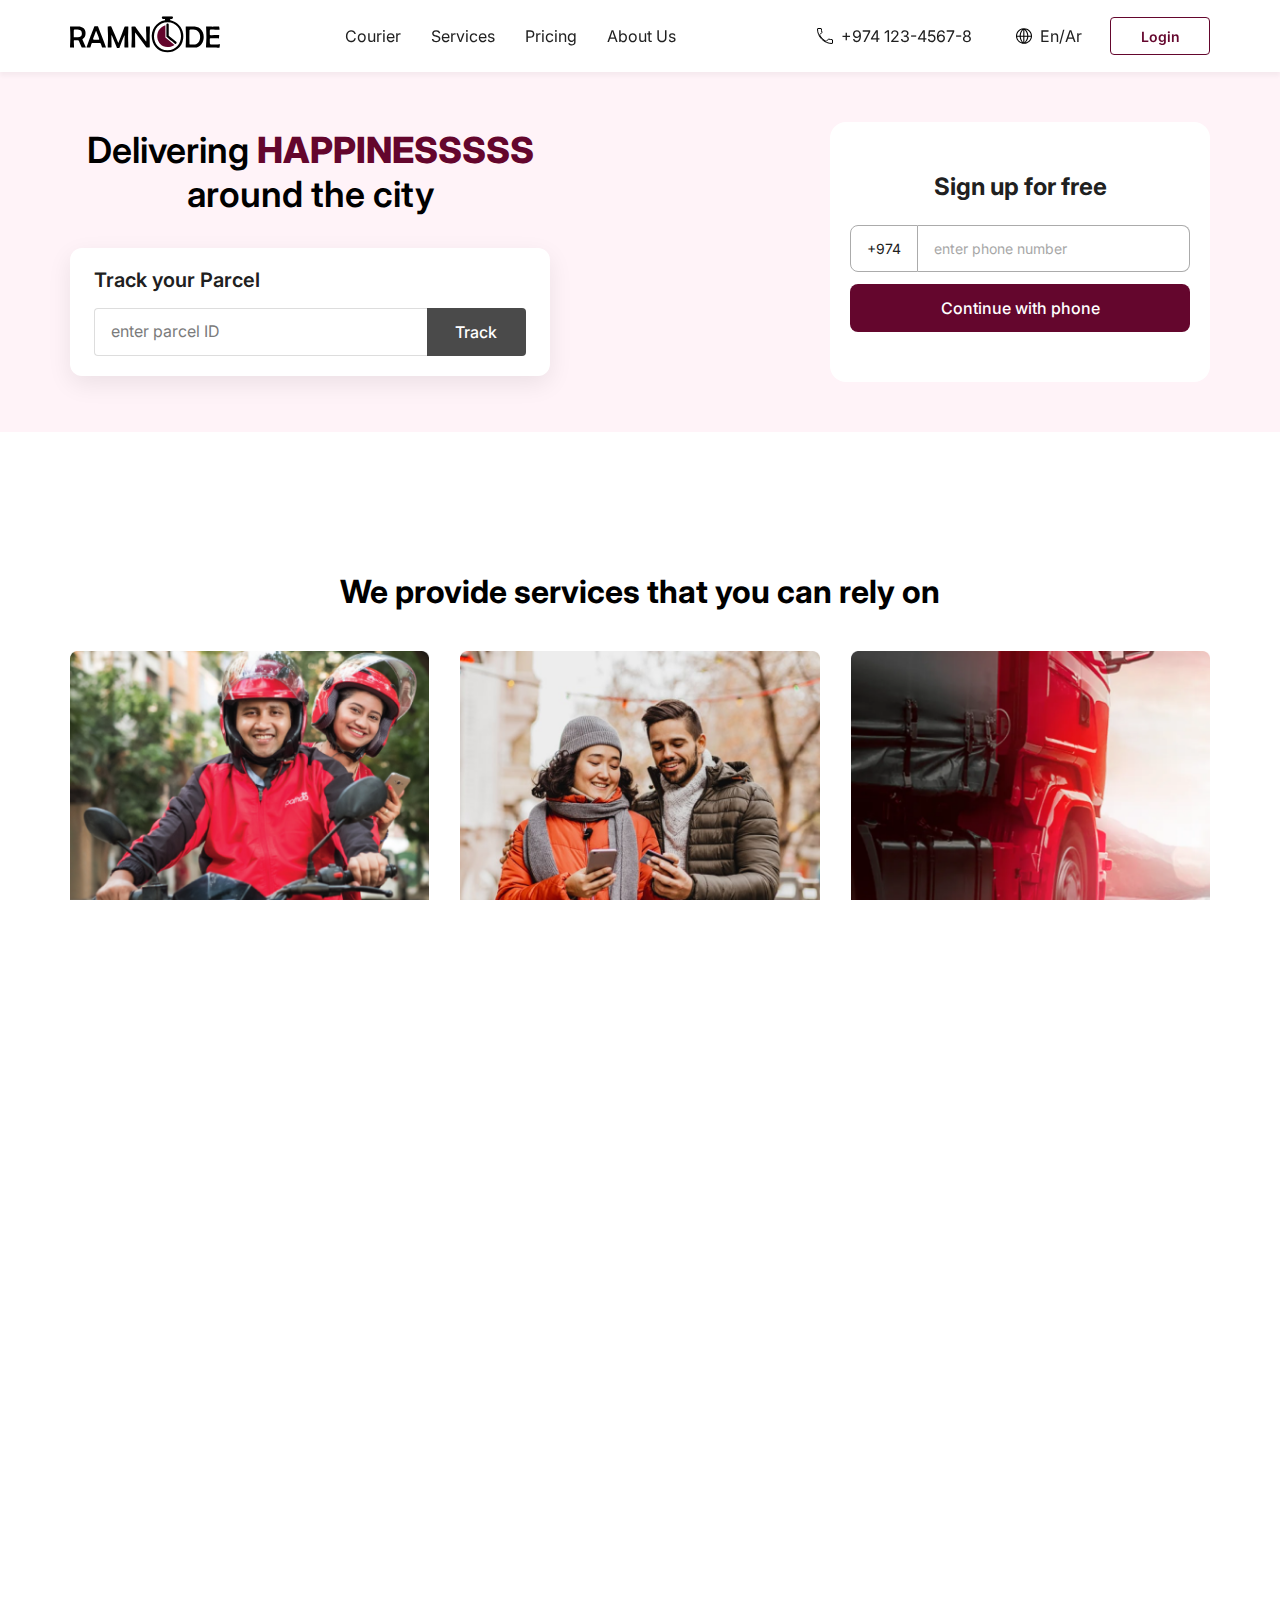
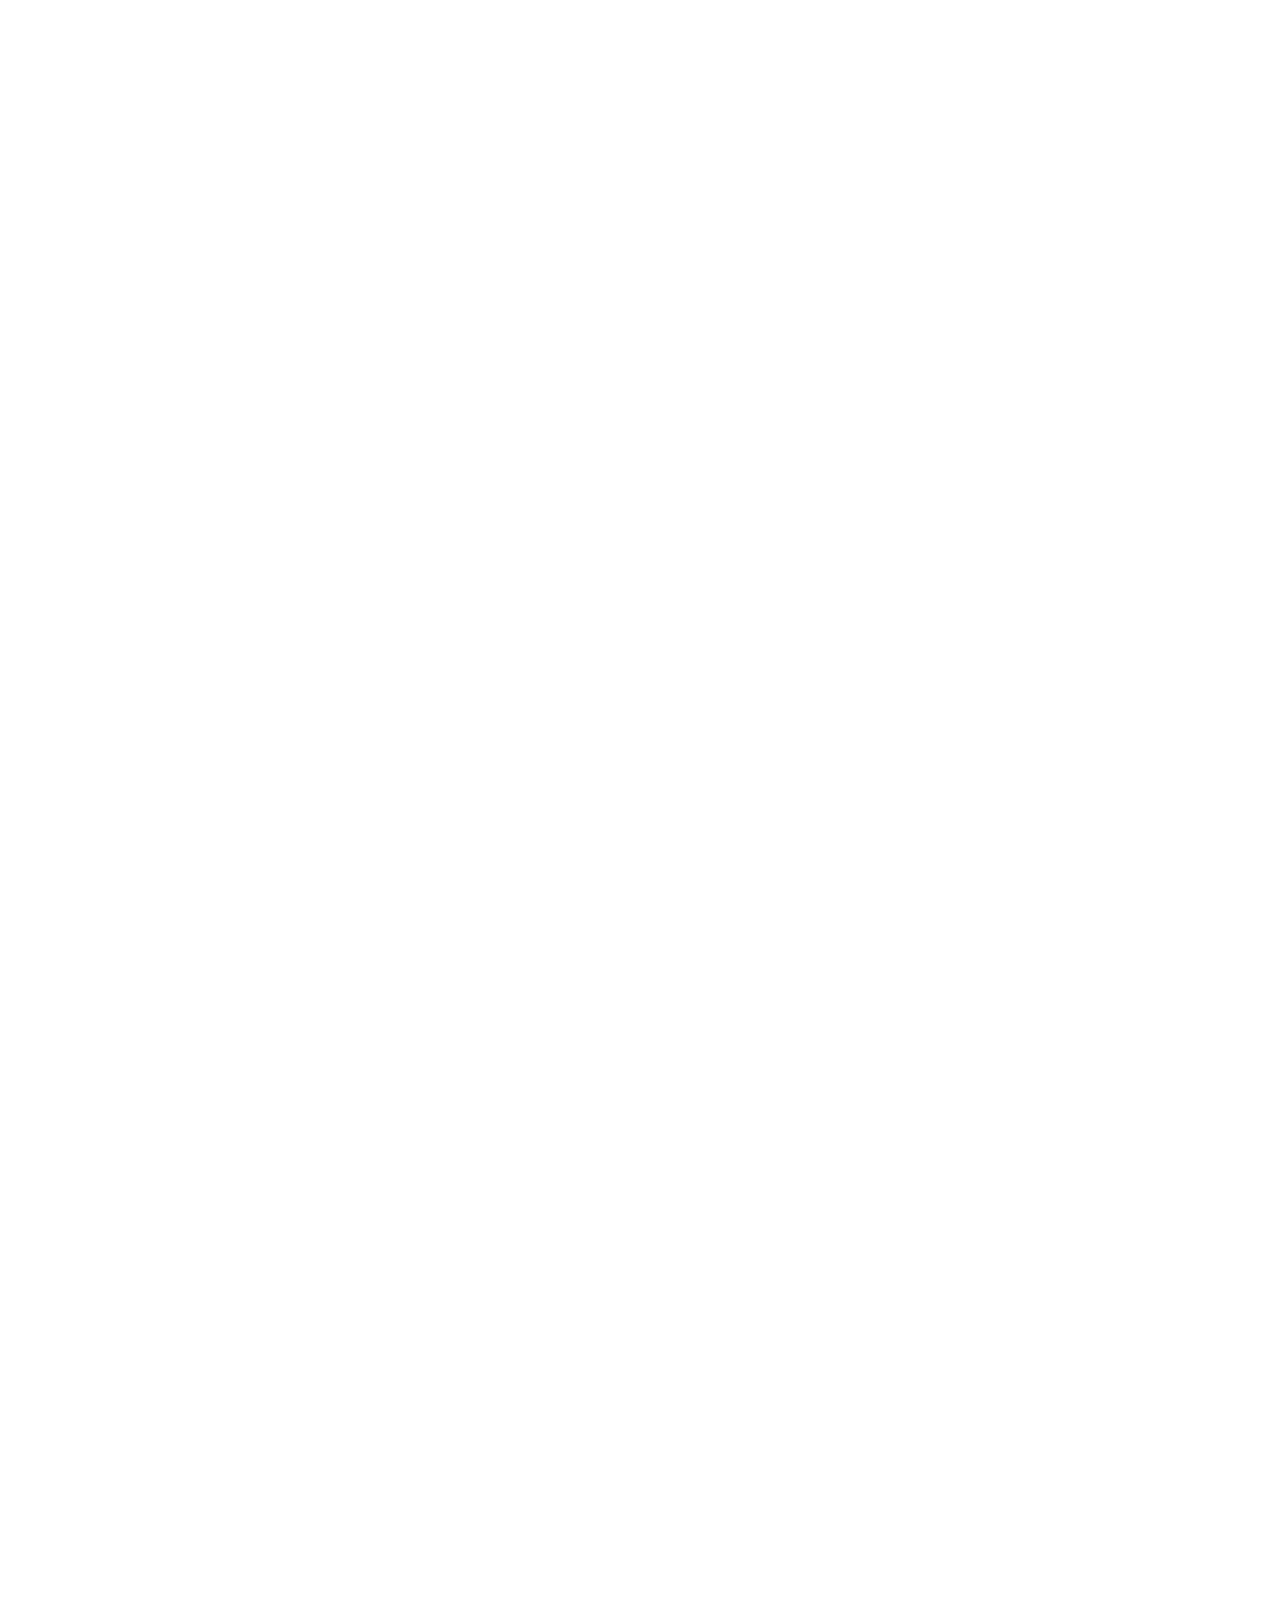
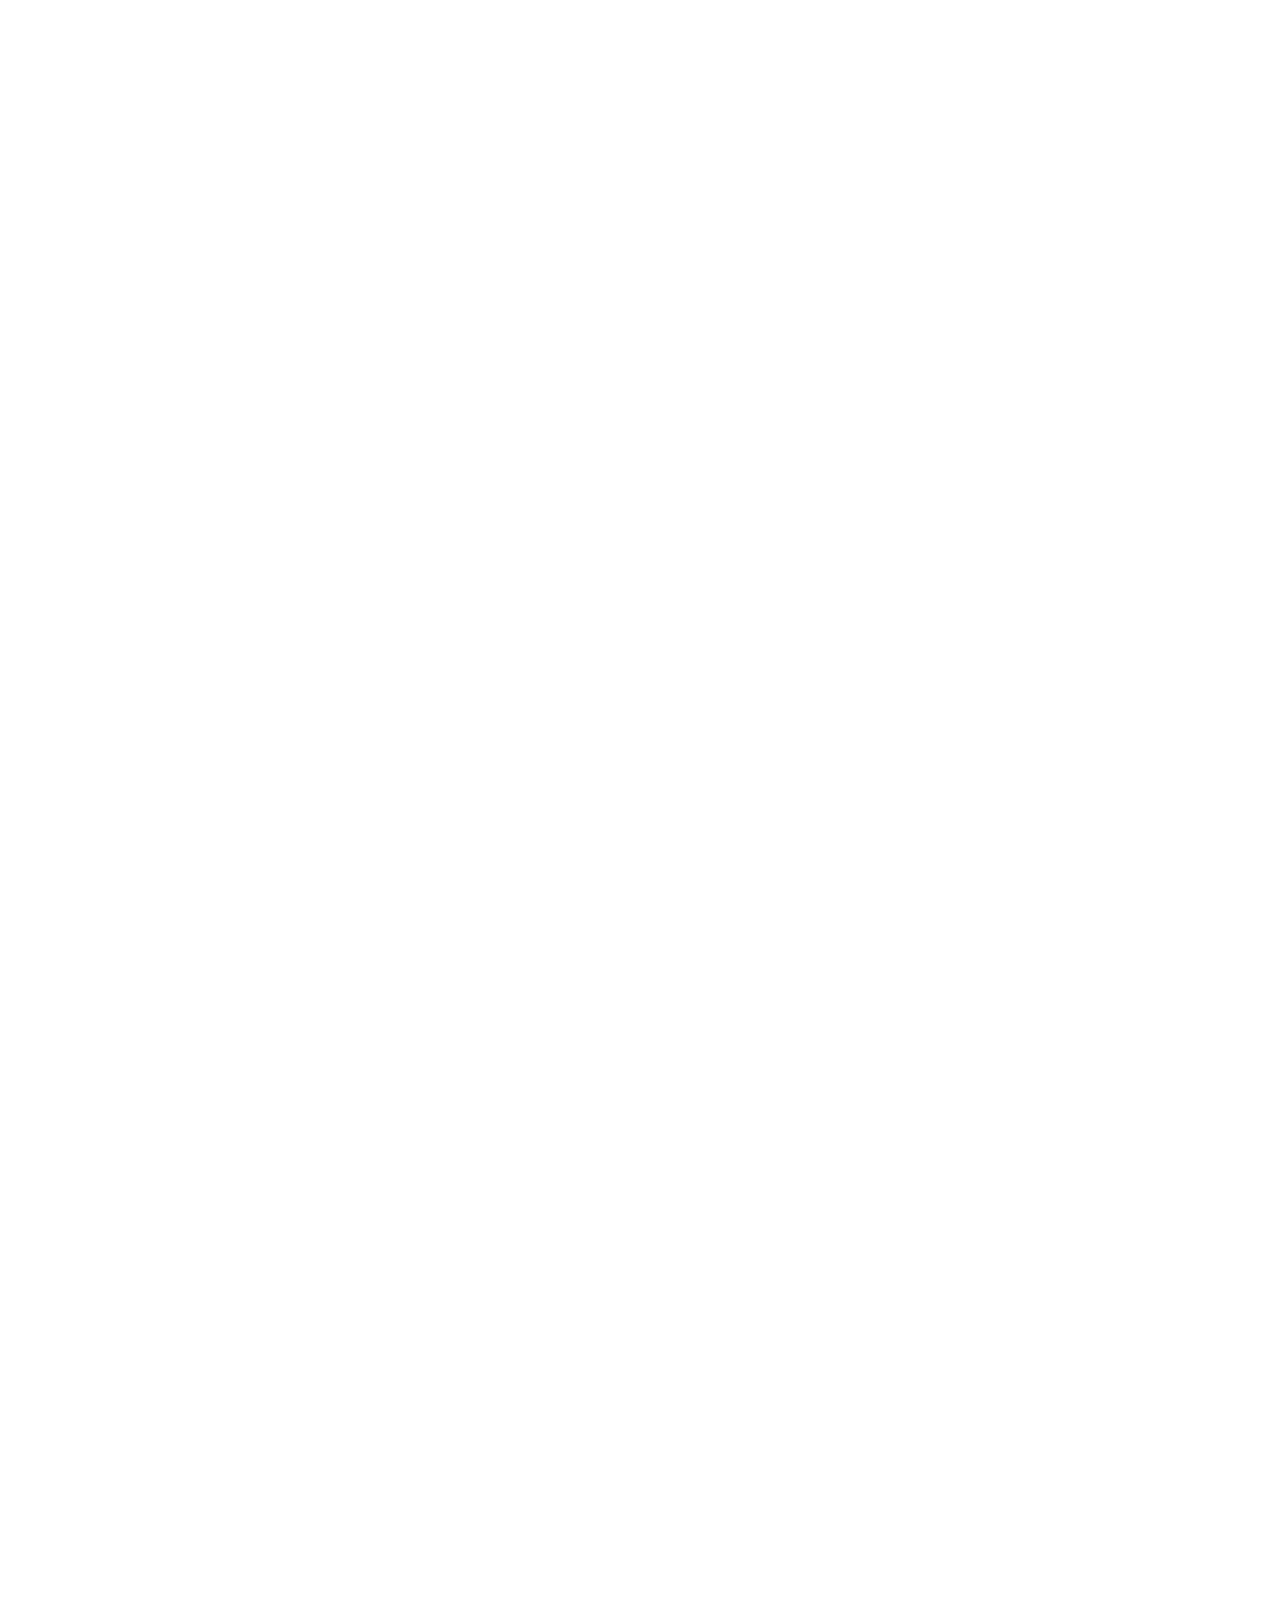
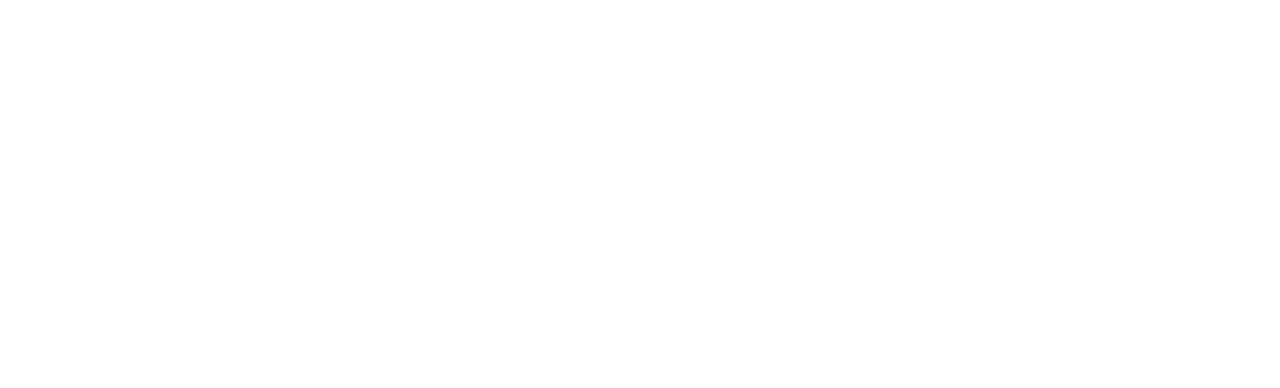
<file: index.html>
<!DOCTYPE html>
<html lang="en">
  <head>
    <meta charset="UTF-8" />
    <meta name="viewport" content="width=device-width, initial-scale=1.0" />
    <title>RAMNODE</title>
    <link
      rel="stylesheet"
      href="https://cdn.jsdelivr.net/npm/swiper@10/swiper-bundle.min.css"
    />
    <link rel="stylesheet" href="style.css" />
  </head>
  <body>
    <!-- Navbar Start -->

    <div class="navbar">
      <div class="container navbar-wrapper">
        <div class="navbar-left">
          <a href="#" class="header-logo">
            <svg
              xmlns="http://www.w3.org/2000/svg"
              width="150"
              height="41"
              viewBox="0 0 150 41"
              fill="none"
            >
              <g clip-path="url(#clip0_463_506)">
                <path
                  fill-rule="evenodd"
                  clip-rule="evenodd"
                  d="M97.564 34.3222C79.5648 33.984 79.5499 6.59599 97.5645 6.26556C115.57 6.5957 115.549 33.9897 97.564 34.3222ZM100.211 4.34755C106.922 5.47243 112.208 11.0856 113.179 17.8569C113.424 19.4455 113.413 21.1337 113.184 22.7256H113.179C110.775 40.599 84.6139 40.7687 81.9728 22.946C80.4479 14.3638 86.488 5.64903 94.9934 4.32799V2.9136C94.9934 2.9136 93.1203 2.9136 93.1205 2.91351C91.4232 2.94186 91.4182 0.196886 93.1203 0.222398H101.721C103.438 0.197831 103.424 2.94034 101.721 2.9136H100.211V4.34755ZM104.778 27.6251C105.953 28.6019 107.435 26.6835 106.231 25.7368L98.7293 19.7084C98.7293 19.7084 98.7293 8.62066 98.7292 8.62076C98.7546 7.05698 96.3672 7.06728 96.3877 8.62066V20.8728C96.3877 20.8728 104.779 27.6252 104.778 27.6251Z"
                  fill="black"
                />
                <path
                  d="M95.393 21.4018L104.529 28.9373C88.5002 38.2222 80.0002 14.7222 95.393 9.28686V21.4018Z"
                  fill="#64062D"
                />
                <path
                  fill-rule="evenodd"
                  clip-rule="evenodd"
                  d="M27.9016 19.2278C28.7822 21.5423 29.2225 22.8449 29.2225 23.1355C29.2225 23.5362 28.5229 23.7365 27.1237 23.7365H25.612C24.6921 23.7365 24.2126 23.7317 24.1737 23.7216C23.43 23.6613 23.0582 23.4612 23.0582 23.1204C23.0582 22.87 24.0709 20.0995 26.0964 14.8091C26.4486 15.5106 27.0503 16.9836 27.9016 19.2278ZM35.7097 31.6121C35.9446 31.6121 36.062 31.552 36.062 31.4317C36.062 31.3618 34.5892 27.4741 31.6443 19.769C29.5601 14.2883 28.4007 11.2673 28.1658 10.706C28.0092 10.3355 27.8869 10.1498 27.7988 10.1498C27.6323 10.1498 27.3708 10.1776 27.0137 10.2326C26.6563 10.2879 26.3898 10.3154 26.2138 10.3154C26.0278 10.3154 25.7537 10.2903 25.3918 10.2402C25.0297 10.1902 24.7556 10.165 24.57 10.165C24.4328 10.165 24.3058 10.3554 24.1883 10.736C23.7187 12.0286 23.3467 12.9957 23.0729 13.6369C21.5365 17.5046 20.6168 19.8441 20.3137 20.6556L16.7178 30.7254C16.5807 31.0762 16.5122 31.3017 16.5122 31.4017C16.5122 31.5422 16.61 31.6121 16.8058 31.6121H20.1082C20.3232 31.6121 20.6292 30.8556 21.0254 29.3425C21.4218 27.8299 21.796 27.0581 22.1482 27.028C22.3733 27.0081 23.293 26.998 24.9075 26.998H27.2264C28.7529 26.998 29.697 27.0081 30.0592 27.028C30.4995 27.0484 30.9324 27.8172 31.3581 29.3352C31.7837 30.8532 32.1333 31.6121 32.4075 31.6121C32.5932 31.6121 32.872 31.597 33.244 31.5669C33.6157 31.537 33.8946 31.522 34.0806 31.522C34.2664 31.522 34.5378 31.537 34.8952 31.5669C35.2523 31.597 35.5238 31.6121 35.7097 31.6121ZM10.3623 14.2227C11.3798 14.8342 11.8887 16.0465 11.8887 17.86C11.8887 20.1946 10.5384 21.3618 7.83784 21.3618C6.76141 21.3618 5.75851 21.3367 4.82907 21.2866C4.42778 21.2565 4.13925 21.2316 3.9631 21.2113C3.8652 21.1914 3.80172 21.1715 3.77229 21.1513V18.2808C3.77229 15.9262 3.80652 14.4781 3.87498 13.9372C3.90442 13.6768 4.71161 13.5464 6.29673 13.5464C8.25361 13.5464 9.6087 13.7718 10.3623 14.2227ZM15.6753 31.6119C15.8317 31.6119 15.9102 31.5719 15.9102 31.4915C15.9102 31.3315 15.3254 29.9887 14.1563 27.4638C12.9869 24.9388 12.4023 23.6063 12.4023 23.4658C12.4023 23.3457 12.4952 23.2205 12.6812 23.0901C13.7967 22.2785 14.5599 21.4218 14.9709 20.5202C15.3621 19.6685 15.558 18.5013 15.558 17.0183C15.558 14.8641 14.8337 13.2007 13.3857 12.0284C12.0745 10.9666 10.3329 10.4353 8.1607 10.4353C7.32896 10.4353 6.07408 10.4578 4.39613 10.5029C2.71781 10.548 1.45813 10.5705 0.616801 10.5705C0.195953 10.5705 -0.00953353 10.6709 0.000339465 10.8711L0.0150102 11.1117C0.239967 14.6987 0.35263 18.0754 0.35263 21.2414C0.35263 22.3536 0.301235 24.0244 0.198537 26.2539C0.0957472 28.4833 0.0443518 30.154 0.0443518 31.2662C0.0443518 31.4968 0.166611 31.6119 0.411314 31.6119C0.577494 31.6119 0.831886 31.5968 1.17449 31.5667C1.51691 31.5367 1.7712 31.5218 1.93766 31.5218C2.14315 31.5218 2.44404 31.5443 2.84035 31.5894C3.23656 31.6344 3.53238 31.6571 3.72827 31.6571C3.92398 31.6571 4.02188 31.5518 4.02188 31.3414C4.02188 30.65 3.98995 29.6055 3.92638 28.2076C3.86271 26.81 3.83106 25.7604 3.83106 25.059C3.83106 24.578 3.93376 24.3225 4.13925 24.2924C4.39364 24.2525 5.19594 24.2323 6.54632 24.2323C7.3094 24.2323 7.75452 24.2376 7.88195 24.2475C8.44923 24.3277 8.8065 24.548 8.9533 24.9087C10.4211 28.4458 11.3112 30.5549 11.6245 31.2361C11.7418 31.4867 11.913 31.6119 12.1382 31.6119C12.3437 31.6119 12.6494 31.5968 13.0556 31.5667C13.4614 31.5367 13.7674 31.5218 13.9728 31.5218C14.1586 31.5218 14.4425 31.5367 14.824 31.5667C15.2057 31.5968 15.4893 31.6119 15.6753 31.6119ZM58.3565 31.2366C58.3565 31.4871 58.234 31.6123 57.9896 31.6123C57.8135 31.6123 57.5467 31.5971 57.1896 31.5672C56.8324 31.5371 56.566 31.5221 56.3898 31.5221C56.2137 31.5221 55.9444 31.5371 55.5825 31.5672C55.2205 31.5971 54.9514 31.6123 54.7753 31.6123C54.5307 31.6123 54.4085 31.447 54.4085 31.1163C54.4085 29.844 54.4474 27.9353 54.5258 25.3901C54.604 22.845 54.6433 20.9363 54.6433 19.6639C54.6433 19.4736 54.604 19.3783 54.5258 19.3783C54.4378 19.3783 54.3692 19.4335 54.3204 19.5436C53.8214 20.6358 52.6421 23.5515 50.7832 28.2907C50.4799 29.2026 50.0443 30.34 49.477 31.7024C49.4083 31.8326 49.0561 31.8979 48.4202 31.8979C47.5004 31.8979 46.9915 31.8127 46.8938 31.6423C46.5611 30.8308 46.0865 29.6936 45.4702 28.2307C44.6578 26.2468 43.4103 23.2911 41.7275 19.3631C41.6981 19.2932 41.6344 19.2231 41.5367 19.1529C41.4582 19.213 41.4193 19.3233 41.4193 19.4835C41.4193 20.776 41.4413 22.7148 41.4853 25.2998C41.5294 27.885 41.5513 29.8238 41.5513 31.1163C41.5513 31.447 41.4289 31.6123 41.1845 31.6123C41.0179 31.6123 40.7636 31.5971 40.4213 31.5672C40.0787 31.5371 39.8244 31.5221 39.658 31.5221C39.482 31.5221 39.2201 31.5371 38.8729 31.5672C38.5254 31.5971 38.2638 31.6123 38.0876 31.6123C37.843 31.6123 37.7207 31.5171 37.7207 31.3267C37.7207 30.2145 37.7721 28.5489 37.8748 26.3292C37.9776 24.1101 38.029 22.4443 38.029 21.3321C38.029 20.1801 37.9776 18.449 37.8748 16.1393C37.7721 13.83 37.7207 12.0989 37.7207 10.9466C37.7207 10.7565 37.8331 10.646 38.0583 10.6161C39.3889 10.4356 40.3919 10.3456 41.0671 10.3456C41.1648 10.3456 41.3018 10.551 41.4781 10.9617C43.8458 16.2922 45.8812 21.0517 47.5836 25.2398C47.9847 26.2217 48.2243 26.7126 48.3028 26.7126C48.4005 26.7126 48.611 26.3121 48.9338 25.5102C50.2645 22.2639 52.109 17.4447 54.4672 11.0518C54.6139 10.6613 54.7753 10.4657 54.9514 10.4657C55.2839 10.4657 55.7855 10.4859 56.4559 10.5258C57.1259 10.566 57.6275 10.586 57.9603 10.586C58.2047 10.586 58.3271 10.7061 58.3271 10.9466C58.3271 12.0989 58.2905 13.83 58.217 16.1393C58.1437 18.449 58.107 20.1801 58.107 21.3321C58.107 22.4345 58.1486 24.0876 58.2318 26.2918C58.3148 28.4961 58.3565 30.1445 58.3565 31.2366ZM79.814 16.0713C79.8922 13.7469 79.9313 12.0084 79.9313 10.8561C79.9313 10.6358 79.8286 10.5254 79.6231 10.5254C79.4373 10.5254 79.1583 10.5404 78.7865 10.5705C78.4146 10.6005 78.1358 10.6156 77.95 10.6156C77.7738 10.6156 77.5072 10.6005 77.1501 10.5705C76.7927 10.5404 76.5263 10.5254 76.3502 10.5254C76.1543 10.5254 76.0567 10.6908 76.0567 11.0214C76.0567 12.314 76.103 14.2629 76.1961 16.8679C76.2889 19.4732 76.3355 21.4271 76.3355 22.7293C76.3355 24.2323 76.3012 25.1942 76.2328 25.615C76.0567 25.4248 75.8658 25.1994 75.6604 24.9388C71.0224 18.6865 67.5782 13.9772 65.3278 10.811C65.1125 10.5205 64.9608 10.3752 64.8729 10.3752C64.6868 10.3752 64.4325 10.4052 64.1096 10.4653C63.728 10.5356 63.4687 10.5758 63.3317 10.5856C62.9696 10.6156 62.4707 10.6358 61.8346 10.6457C61.59 10.6557 61.4726 10.7358 61.4824 10.8862L61.4971 11.0815C61.5753 12.725 61.6242 13.9573 61.6438 14.7789C61.7319 17.9351 61.776 20.1194 61.776 21.3317C61.776 22.4439 61.7247 24.1098 61.6219 26.3289C61.5192 28.5485 61.4678 30.2092 61.4678 31.3113C61.4678 31.5118 61.59 31.6119 61.8346 31.6119C62.0108 31.6119 62.2724 31.5968 62.6199 31.5667C62.9671 31.5367 63.229 31.5218 63.4051 31.5218C63.5714 31.5218 63.8258 31.5367 64.1683 31.5667C64.5107 31.5968 64.765 31.6119 64.9315 31.6119C65.1272 31.6119 65.2251 31.4466 65.2251 31.1158C65.2251 29.573 65.2005 27.2558 65.1517 24.1647C65.1026 21.0738 65.0782 18.7566 65.0782 17.2136C65.0782 16.803 65.1272 16.5974 65.2251 16.5974C65.3326 16.6977 65.7191 17.1888 66.3845 18.0704C70.6798 23.8516 73.8844 28.2 75.998 31.1158C76.2424 31.4466 76.4529 31.6119 76.629 31.6119C76.7855 31.6119 77.0253 31.5968 77.3482 31.5667C77.6711 31.5367 77.9108 31.5218 78.0673 31.5218C78.2141 31.5218 78.4344 31.5367 78.7279 31.5667C79.0213 31.5968 79.2416 31.6119 79.3883 31.6119C79.6327 31.6119 79.7553 31.4466 79.7553 31.1158C79.7553 30.0239 79.7453 28.388 79.7258 26.2087C79.7062 24.0294 79.6965 22.3937 79.6965 21.3017C79.6965 20.1394 79.7354 18.3961 79.814 16.0713ZM130.128 20.9557C130.128 18.7916 129.526 17.0282 128.323 15.6654C127.07 14.2527 125.397 13.5462 123.303 13.5462C121.571 13.5462 120.871 13.5364 121.204 13.5162C120.059 13.5763 119.487 13.7919 119.487 14.1626C119.487 14.9342 119.47 16.0888 119.435 17.6269C119.401 19.165 119.384 20.3197 119.384 21.0911C119.384 21.8527 119.401 22.9948 119.435 24.5179C119.47 26.041 119.487 27.1833 119.487 27.9446C119.487 28.3256 120.074 28.5456 121.248 28.6059C121.091 28.596 121.806 28.5908 123.391 28.5908C124.516 28.5908 125.411 28.4707 126.077 28.2302C126.899 27.9295 127.637 27.3733 128.293 26.5619C129.516 25.0389 130.128 23.1702 130.128 20.9557ZM133.724 20.9557C133.724 23.7714 132.941 26.2063 131.375 28.2603C129.673 30.4947 127.491 31.6118 124.829 31.6118C124.32 31.6118 123.555 31.5918 122.532 31.5517C121.51 31.5118 120.744 31.4914 120.235 31.4914C119.775 31.4914 119.083 31.5118 118.159 31.5517C117.234 31.5918 116.542 31.6118 116.082 31.6118C115.837 31.6118 115.715 31.4866 115.715 31.2361C115.715 30.144 115.756 28.4956 115.84 26.2913C115.923 24.0871 115.964 22.434 115.964 21.3316C115.964 20.1695 115.925 18.421 115.847 16.0863C115.769 13.7518 115.73 12.0034 115.73 10.8409C115.73 10.6304 115.857 10.5253 116.111 10.5253C116.473 10.5253 117.014 10.5305 117.733 10.5404C118.452 10.5504 118.993 10.5555 119.355 10.5555C119.687 10.5555 120.196 10.5504 120.881 10.5404C121.566 10.5305 122.085 10.5253 122.437 10.5253C125.832 10.5253 128.362 11.1818 130.025 12.4943C131.219 13.4362 132.143 14.7036 132.799 16.2967C133.415 17.7798 133.724 19.3326 133.724 20.9557ZM149.882 29.282C149.961 28.9815 150 28.7511 150 28.5907C150 28.3201 149.902 28.195 149.706 28.215L149.486 28.2301C146.326 28.4706 144.403 28.5907 143.718 28.5907L142.104 28.6058C141.125 28.6058 140.513 28.5005 140.269 28.2901C139.956 28.0297 139.799 27.3785 139.799 26.3363V24.1118C139.799 23.2702 139.794 22.8847 139.785 22.9547C139.843 22.5638 140.068 22.3534 140.46 22.3234C140.89 22.2835 141.913 22.2633 143.527 22.2633C145.445 22.2633 146.678 22.2933 147.226 22.3534C147.979 22.4237 148.415 22.4587 148.532 22.4587C148.826 22.4587 148.972 22.3685 148.972 22.1882C148.972 21.8574 149.009 21.3615 149.082 20.7002C149.156 20.039 149.192 19.5482 149.192 19.2273C149.192 19.0272 149.09 18.9368 148.884 18.9569C148.072 19.0373 147.368 19.0872 146.771 19.1072C145.244 19.1773 143.522 19.2124 141.604 19.2124H141.105C140.89 19.2225 140.724 19.2273 140.607 19.2273C140.186 19.2273 139.931 19.0721 139.843 18.7615C139.814 18.6615 139.799 18.3056 139.799 17.6944V15.4549C139.799 14.5831 139.904 14.0374 140.115 13.8166C140.325 13.5966 140.831 13.4861 141.634 13.4861C142.485 13.4861 143.755 13.5337 145.443 13.6289C147.13 13.7242 148.39 13.7717 149.222 13.7717C149.437 13.7717 149.545 13.6566 149.545 13.426C149.545 13.1053 149.442 12.2837 149.237 10.9611C149.197 10.6707 148.948 10.5251 148.488 10.5251C147.832 10.5251 146.852 10.5455 145.545 10.5854C144.239 10.6255 143.258 10.6455 142.603 10.6455C141.918 10.6455 140.89 10.6255 139.52 10.5854C138.15 10.5455 137.123 10.5251 136.438 10.5251C136.174 10.5251 136.047 10.6406 136.057 10.8708L136.071 11.0812C136.159 12.6744 136.213 13.8719 136.233 14.6734C136.35 17.7898 136.409 19.9187 136.409 21.0608C136.409 22.1831 136.348 23.869 136.225 26.1184C136.103 28.3679 136.042 30.0538 136.042 31.1759C136.042 31.4666 136.203 31.6116 136.526 31.6116C137.24 31.6116 138.317 31.5917 139.755 31.5515C141.193 31.5117 142.27 31.4914 142.984 31.4914C145.509 31.4914 147.373 31.5816 148.576 31.762C148.85 31.8019 149.036 31.8221 149.134 31.8221C149.339 31.8221 149.466 31.732 149.515 31.5515C149.623 30.8603 149.691 30.3342 149.721 29.9734C149.74 29.8934 149.794 29.663 149.882 29.282Z"
                  fill="black"
                />
              </g>
              <defs>
                <clipPath id="clip0_463_506">
                  <rect
                    width="150"
                    height="40.5556"
                    fill="white"
                    transform="translate(0 0.222221)"
                  />
                </clipPath>
              </defs>
            </svg>
          </a>
        </div>
        <div class="navbar-middle">
          <a href="#">
            <p class="navbar-text">Courier</p>
          </a>
          <a href="#">
            <p class="navbar-text">Services</p>
          </a>
          <a href="#">
            <p class="navbar-text">Pricing</p>
          </a>
          <a href="#">
            <p class="navbar-text">About Us</p>
          </a>
        </div>
        <div class="navbar-right">
          <div class="navbar-phoneLogo">
            <a href="#">
              <svg
                xmlns="http://www.w3.org/2000/svg"
                width="16"
                height="16"
                viewBox="0 0 16 16"
                fill="none"
              >
                <path
                  d="M2.86422 6.57089L2.6075 6.82761L2.77215 7.1512C4.10052 9.76182 6.23952 11.8909 8.84756 13.2272L9.17163 13.3933L9.42911 13.1358L11.3847 11.1802C11.4901 11.0748 11.6457 11.0418 11.7756 11.0863L11.7756 11.0863L11.7809 11.0881C12.827 11.4337 13.9555 11.62 15.1111 11.62C15.3239 11.62 15.5 11.7961 15.5 12.0089V15.1111C15.5 15.3239 15.3239 15.5 15.1111 15.5C7.04059 15.5 0.5 8.95941 0.5 0.888889C0.5 0.676142 0.676142 0.5 0.888889 0.5H4C4.21275 0.5 4.38889 0.676142 4.38889 0.888889C4.38889 2.0521 4.5748 3.17027 4.91942 4.21492C4.96255 4.35541 4.93046 4.50466 4.81978 4.61534L2.86422 6.57089Z"
                  stroke="black"
                />
              </svg>
            </a>
            <a href="#" class="navbar-phoneNumber"> +974 123-4567-8 </a>
          </div>
          <div class="navbar-worldEmoji">
            <a href="#">
              <svg
                xmlns="http://www.w3.org/2000/svg"
                width="16"
                height="16"
                viewBox="0 0 16 16"
                fill="none"
              >
                <path
                  fill-rule="evenodd"
                  clip-rule="evenodd"
                  d="M7.99998 0.253265C6.41774 0.253265 4.87103 0.709977 3.55544 1.56558C2.23985 2.42119 1.21446 3.63729 0.608956 5.06011C0.00345702 6.48293 -0.154957 8.04853 0.153724 9.55899C0.462405 11.0694 1.22433 12.4569 2.34315 13.5459C3.46197 14.6349 4.88742 15.3765 6.43926 15.6769C7.99111 15.9774 9.59963 15.8232 11.0614 15.2338C12.5232 14.6445 13.7727 13.6465 14.6517 12.3659C15.5308 11.0854 16 9.57994 16 8.03989C15.9976 5.97547 15.1539 3.99626 13.6542 2.53649C12.1544 1.07672 10.121 0.255607 7.99998 0.253265V0.253265ZM14.9091 7.68595H12.3636C12.2545 5.36058 11.2396 2.98212 9.54179 1.4885C11.0061 1.81495 12.3215 2.59607 13.2897 3.71401C14.2579 4.83194 14.8263 6.22605 14.9091 7.68595ZM7.27271 1.66902V7.68595H4.72726C4.83126 5.46677 5.72981 2.9078 7.27271 1.66902ZM7.27271 8.74777V14.4108C5.83744 13.1791 4.93417 10.7298 4.72726 8.74777H7.27271ZM8.36362 14.4108V8.74777H11.2658C11.0276 10.7617 9.9607 13.1755 8.36362 14.4108ZM8.36362 7.68595V1.66902C10.0811 2.90426 11.1527 5.43845 11.2727 7.68595H8.36362ZM6.23707 1.5451C4.64289 3.01394 3.73599 5.33227 3.63671 7.68595H1.10909C1.18552 6.26571 1.72331 4.90577 2.64491 3.80215C3.56651 2.69852 4.82432 1.90817 6.23707 1.5451V1.5451ZM1.12982 8.74777H3.63199C3.83453 10.9139 4.63926 12.9667 6.18181 14.4108C4.83389 14.1057 3.61952 13.3938 2.7122 12.3768C1.80488 11.3597 1.25104 10.0896 1.12982 8.74777V8.74777ZM9.45708 14.6125C11.1161 13.0594 12.1474 10.9783 12.3636 8.74777H14.9091C14.7465 10.1582 14.1327 11.4832 13.1544 12.5356C12.1761 13.588 10.8827 14.3145 9.45708 14.6125V14.6125Z"
                  fill="black"
                />
              </svg>
            </a>
            <a href="#" class="EN-AR">En/Ar</a>
          </div>
          <div class="navbar-btn">
            <a href="registration.html">
              <button>Login</button>
            </a>
          </div>
        </div>
      </div>
    </div>

    <!-- Navbar End -->

    <!-- Hero Section Start  -->

    <div class="hero-section">
      <div class="container hero">
        <div class="heroLeft">
          <h1>
            Delivering <span id="hero-happiness">HAPPINESSSSS</span> around the
            city
          </h1>
          <div class="heroLeft-middle" id="heroLeft-middle-left">
            <h1>Sign up for free</h1>
            <div class="middle-number">
              <div class="middle-number-left">
                <p>+974</p>
              </div>
              <div class="middle-number-right">
                <input type="number" placeholder="enter phone number" id="input-phoneNumber"/>
              </div>
            </div>
            <div class="middle-btn">
              <button>Continue with phone</button>
            </div>
          </div>
          <div class="heroLeftEnd">
            <h1>Track your Parcel</h1>
            <div class="heroLeftEnd-input">
              <input id="myInput" type="text" placeholder="enter parcel ID" />
              <button id="myButton" disabled type="submit" onclick="myFun()">Track</button>
            </div>
          </div>
        </div>
        <div class="heroRight heroLeft-middle" id="heroLeft-middle-right">
          <h1>Sign up for free</h1>
          <div class="middle-number">
            <div class="middle-number-left">
              <p>+974</p>
            </div>
            <div class="middle-number-right">
              <input type="number" placeholder="enter phone number" />
            </div>
          </div>
          <div class="middle-btn">
            <button>Continue with phone</button>
          </div>
        </div>
      </div>
    </div>

    <!-- Hero Section End -->

    <!-- Service Card Start  -->

    <div class="container service-card">
      <div class="service-card-header">
        <h1 class="common-header">We provide services that you can rely on</h1>
      </div>
      <div class="service-card-body">
        <div class="service-cardNo-one">
          <img src="./images/Rectangle 4.png" alt="" />
          <h4 class="card-heading-text">Parcel Delivery</h4>
          <p class="card-mini-text">
            First-mile pickup, last-mile delivery services for individuals
            (C2C), small businesses (B2C) and corporates (B2B)
          </p>
        </div>
        <div class="service-cardNo-one">
          <img src="./images/Rectangle 5.png" alt="" />
          <h4 class="card-heading-text">Bulk Shipment</h4>
          <p class="card-mini-text">
            Specialized solutions for large items and large numbers
          </p>
        </div>
        <div class="service-cardNo-one">
          <img src="./images/Rectangle 6.png" alt="" />
          <h4 class="card-heading-text">Line Haul</h4>
          <p class="card-mini-text">
            Freight movement solutions including FTL (full truckload), LTL (less
            than truckload)
          </p>
        </div>
        <div class="service-cardNo-one">
          <img src="./images/Rectangle 13.png" alt="" />
          <h4 class="card-heading-text">Warehouse</h4>
          <p class="card-mini-text">
            Complete fulfillment solutions including storing, sorting,
            processing
          </p>
        </div>
        <div class="service-cardNo-one">
          <img src="./images/Rectangle 14.png" alt="" />
          <h4 class="card-heading-text">Logistics as a service</h4>
          <p class="card-mini-text">
            Outsource logistics requirements, get a dedicated team for your
            company
          </p>
        </div>
        <div class="service-cardNo-one">
          <img src="./images/Rectangle 15.png" alt="" />
          <h4 class="card-heading-text">Customized Solutions</h4>
          <p class="card-mini-text">
            Tailor made solutions for your unique business needs
          </p>
        </div>
      </div>
    </div>

    <!-- Service Card End -->

    <!-- Logistics Partner Start  -->

    <div class="container logistics-partner">
      <h1 class="common-header">Choose RAMNODE as your logistics partner</h1>
      <div class="logistics-partner-body">
        <div class="logistics-partner-body-card">
          <div class="logistics-partner-body-card-one">
            <svg
              xmlns="http://www.w3.org/2000/svg"
              width="169"
              height="169"
              viewBox="0 0 169 169"
              fill="none"
            >
              <path
                d="M98.5834 15.8438H112.667V33.4479H98.5834V15.8438Z"
                fill="#7E1240"
              />
              <path
                d="M105.625 156.677C70.624 156.677 42.25 128.303 42.25 93.302C42.25 58.301 70.624 29.927 105.625 29.927C140.626 29.927 169 58.301 169 93.302C169 128.303 140.626 156.677 105.625 156.677Z"
                fill="#64062D"
              />
              <path
                d="M105.625 142.594C78.402 142.594 56.3334 120.525 56.3334 93.302C56.3334 66.079 78.402 44.0104 105.625 44.0104C132.848 44.0104 154.917 66.079 154.917 93.302C154.917 120.525 132.848 142.594 105.625 142.594Z"
                fill="white"
              />
              <path
                d="M88.0209 12.3229H123.229V19.3645H88.0209V12.3229Z"
                fill="#C00051"
              />
              <path
                d="M102.104 44.1367C103.267 44.0548 104.441 44.0104 105.625 44.0104C106.809 44.0104 107.983 44.0548 109.146 44.1367V58.0937H102.104V44.1367Z"
                fill="#C00051"
              />
              <path
                d="M142.88 61.0256L132.76 71.1459L127.781 66.1665L137.901 56.0468C139.677 57.5862 141.341 59.2503 142.88 61.0256Z"
                fill="#C00051"
              />
              <path
                d="M154.79 96.8229H140.833V89.7812H154.79C154.872 90.9444 154.917 92.1182 154.917 93.3021C154.917 94.486 154.872 95.6597 154.79 96.8229Z"
                fill="#C00051"
              />
              <path
                d="M142.88 125.578C141.341 127.354 139.677 129.018 137.901 130.557L127.781 120.438L132.76 115.458L142.88 125.578Z"
                fill="#C00051"
              />
              <path
                d="M109.146 142.467C107.983 142.549 106.809 142.594 105.625 142.594C104.441 142.594 103.267 142.549 102.104 142.467V128.51H109.146V142.467Z"
                fill="#C00051"
              />
              <path
                d="M78.4895 115.458L83.4688 120.438L73.3486 130.557C71.5733 129.018 69.9092 127.354 68.3697 125.578L78.4895 115.458Z"
                fill="#C00051"
              />
              <path
                d="M120.74 113.396L125.719 108.417L109.146 91.8435V65.1354H102.104V93.302C102.104 94.2355 102.475 95.1316 103.135 95.7917L120.74 113.396Z"
                fill="#C00051"
              />
              <path
                d="M35.2083 75.6979H88.0208V82.7395H35.2083V75.6979Z"
                fill="#E01C6E"
              />
              <path
                d="M21.125 75.6979H28.1667V82.7395H21.125V75.6979Z"
                fill="#E01C6E"
              />
              <path
                d="M21.125 93.302H66.8958V100.344H21.125V93.302Z"
                fill="#E01C6E"
              />
              <path
                d="M-2.19345e-05 93.302H14.0833V100.344H-2.19345e-05V93.302Z"
                fill="#E01C6E"
              />
              <path
                d="M7.04166 110.906H49.2917V117.948H7.04166V110.906Z"
                fill="#E01C6E"
              />
              <path
                d="M31.6875 128.51H56.3333V135.552H31.6875V128.51Z"
                fill="#E01C6E"
              />
              <path
                d="M73.3486 56.0468L83.4688 66.1665L78.4895 71.1459L68.3697 61.0256C69.9092 59.2503 71.5733 57.5862 73.3486 56.0468Z"
                fill="#64062D"
              />
            </svg>
          </div>
          <h4 class="card-heading-text">Fastest solutions</h4>
          <p class="card-mini-text">
            First-mile pickup, last-mile delivery services for individuals
            (C2C), small businesses (B2C) and corporates (B2B)
          </p>
        </div>
        <div class="logistics-partner-body-card">
          <div class="logistics-partner-body-card-one">
            <svg
              xmlns="http://www.w3.org/2000/svg"
              width="145"
              height="145"
              viewBox="0 0 145 145"
              fill="none"
            >
              <path
                d="M73.5847 120.833H14.481C9.14236 120.833 4.81445 116.505 4.81445 111.167V101.5H78.1241L73.5847 120.833Z"
                fill="#BFEBFF"
              />
              <path
                d="M4.81445 43.4999V101.5C4.81445 106.839 9.14236 111.167 14.481 111.167H72.4836L130.491 87.2429V43.4999L67.6527 26.5834L4.81445 43.4999Z"
                fill="#F4FBFF"
              />
              <path
                d="M123.78 87.243H130.491V43.5L123.78 41.6935V87.243Z"
                fill="#BFEBFF"
              />
              <path
                d="M130.491 43.5001V19.3332C130.491 13.9945 126.163 9.66663 120.824 9.66663H14.481C9.14236 9.66663 4.81445 13.9945 4.81445 19.3332V43.5001H130.491Z"
                fill="#FF4F75"
              />
              <path
                d="M120.824 9.66663H114.112C119.45 9.66663 123.778 13.9945 123.778 19.3332V43.5001H130.491V19.3332C130.491 13.9945 126.163 9.66663 120.824 9.66663Z"
                fill="#F71E78"
              />
              <path
                d="M35.2732 21.5214H28.9813C27.7726 21.5214 26.7933 20.5418 26.7933 19.3334C26.7933 18.125 27.7729 17.1454 28.9813 17.1454H35.2732C36.4819 17.1454 37.4613 18.125 37.4613 19.3334C37.4613 20.5418 36.4817 21.5214 35.2732 21.5214Z"
                fill="#F71E78"
              />
              <path
                d="M50.7311 21.5214H44.4391C43.2304 21.5214 42.2511 20.5418 42.2511 19.3334C42.2511 18.125 43.2307 17.1454 44.4391 17.1454H50.7311C51.9398 17.1454 52.9191 18.125 52.9191 19.3334C52.9191 20.5418 51.9398 21.5214 50.7311 21.5214Z"
                fill="#F71E78"
              />
              <path
                d="M90.8598 21.5214H84.5675C83.3588 21.5214 82.3795 20.5418 82.3795 19.3334C82.3795 18.125 83.3591 17.1454 84.5675 17.1454H90.8598C92.0685 17.1454 93.0478 18.125 93.0478 19.3334C93.0478 20.5418 92.0685 21.5214 90.8598 21.5214Z"
                fill="#F71E78"
              />
              <path
                d="M106.318 21.5214H100.026C98.8169 21.5214 97.8376 20.5418 97.8376 19.3334C97.8376 18.125 98.8172 17.1454 100.026 17.1454H106.318C107.527 17.1454 108.506 18.125 108.506 19.3334C108.506 20.5418 107.527 21.5214 106.318 21.5214Z"
                fill="#F71E78"
              />
              <path
                d="M45.8979 18.125C45.8979 21.4617 43.193 24.1666 39.8563 24.1666C36.5196 24.1666 33.8148 21.4617 33.8148 18.125V6.04157C33.8145 2.70487 36.5193 0 39.856 0C43.1927 0 45.8976 2.70487 45.8976 6.04157V18.125H45.8979Z"
                fill="#ABD5ED"
              />
              <path
                d="M101.484 18.125C101.484 21.4617 98.7796 24.1666 95.4429 24.1666C92.1062 24.1666 89.401 21.4617 89.401 18.125V6.04157C89.401 2.70487 92.1062 0 95.4429 0C98.7796 0 101.484 2.70487 101.484 6.04157V18.125Z"
                fill="#ABD5ED"
              />
              <path
                d="M41.2188 62.8334H36.0835C34.8323 62.8334 33.8179 61.819 33.8179 60.5678V55.4325C33.8179 54.1813 34.8323 53.1669 36.0835 53.1669H41.2188C42.47 53.1669 43.4844 54.1813 43.4844 55.4325V60.5678C43.4844 61.819 42.47 62.8334 41.2188 62.8334Z"
                fill="#587AA1"
              />
              <path
                d="M60.5522 62.8334H55.4166C54.1654 62.8334 53.151 61.819 53.151 60.5678V55.4325C53.151 54.1813 54.1654 53.1669 55.4166 53.1669H60.5519C61.8031 53.1669 62.8176 54.1813 62.8176 55.4325V60.5678C62.8179 61.819 61.8034 62.8334 60.5522 62.8334Z"
                fill="#587AA1"
              />
              <path
                d="M79.8853 62.8334H74.75C73.4988 62.8334 72.4844 61.819 72.4844 60.5678V55.4325C72.4844 54.1813 73.4988 53.1669 74.75 53.1669H79.8853C81.1365 53.1669 82.151 54.1813 82.151 55.4325V60.5678C82.151 61.819 81.1368 62.8334 79.8853 62.8334Z"
                fill="#587AA1"
              />
              <path
                d="M99.2157 62.8334H94.0804C92.8292 62.8334 91.8148 61.819 91.8148 60.5678V55.4325C91.8148 54.1813 92.8292 53.1669 94.0804 53.1669H99.2157C100.467 53.1669 101.481 54.1813 101.481 55.4325V60.5678C101.481 61.819 100.467 62.8334 99.2157 62.8334Z"
                fill="#FF4F75"
              />
              <path
                d="M118.549 62.8334H113.414C112.163 62.8334 111.148 61.819 111.148 60.5678V55.4325C111.148 54.1813 112.163 53.1669 113.414 53.1669H118.549C119.8 53.1669 120.815 54.1813 120.815 55.4325V60.5678C120.815 61.819 119.8 62.8334 118.549 62.8334Z"
                fill="#587AA1"
              />
              <path
                d="M111.148 77.6758V74.9168C111.148 73.5821 112.23 72.5002 113.564 72.5002H118.398C119.733 72.5002 120.814 73.5821 120.814 74.9168V79.75C120.814 80.0221 120.769 80.2835 120.687 80.5276"
                fill="#587AA1"
              />
              <path
                d="M21.8854 82.1669H16.7501C15.4989 82.1669 14.4844 81.1524 14.4844 79.9012V74.7656C14.4844 73.5144 15.4989 72.5 16.7501 72.5H21.8854C23.1366 72.5 24.151 73.5144 24.151 74.7656V79.9009C24.151 81.1524 23.1366 82.1669 21.8854 82.1669Z"
                fill="#587AA1"
              />
              <path
                d="M41.2188 82.1669H36.0835C34.8323 82.1669 33.8179 81.1524 33.8179 79.9012V74.7656C33.8179 73.5144 34.8323 72.5 36.0835 72.5H41.2188C42.47 72.5 43.4844 73.5144 43.4844 74.7656V79.9009C43.4844 81.1524 42.47 82.1669 41.2188 82.1669Z"
                fill="#FF4F75"
              />
              <path
                d="M60.5522 82.1669H55.4166C54.1654 82.1669 53.151 81.1524 53.151 79.9012V74.7656C53.151 73.5144 54.1654 72.5 55.4166 72.5H60.5519C61.8031 72.5 62.8176 73.5144 62.8176 74.7656V79.9009C62.8179 81.1524 61.8034 82.1669 60.5522 82.1669Z"
                fill="#587AA1"
              />
              <path
                d="M21.8854 101.5H16.7501C15.4989 101.5 14.4844 100.486 14.4844 99.2347V94.0994C14.4844 92.8482 15.4989 91.8337 16.7501 91.8337H21.8854C23.1366 91.8337 24.151 92.8482 24.151 94.0994V99.2347C24.151 100.486 23.1366 101.5 21.8854 101.5Z"
                fill="#587AA1"
              />
              <path
                d="M41.2188 101.5H36.0835C34.8323 101.5 33.8179 100.486 33.8179 99.2347V94.0994C33.8179 92.8482 34.8323 91.8337 36.0835 91.8337H41.2188C42.47 91.8337 43.4844 92.8482 43.4844 94.0994V99.2347C43.4844 100.486 42.47 101.5 41.2188 101.5Z"
                fill="#587AA1"
              />
              <path
                d="M60.5522 101.5H55.4166C54.1654 101.5 53.151 100.486 53.151 99.2347V94.0994C53.151 92.8482 54.1654 91.8337 55.4166 91.8337H60.5519C61.8031 91.8337 62.8176 92.8482 62.8176 94.0994V99.2347C62.8179 100.486 61.8034 101.5 60.5522 101.5Z"
                fill="#587AA1"
              />
              <path
                d="M79.8854 82.1669H74.7501C73.4989 82.1669 72.4844 81.1524 72.4844 79.9012V74.7656C72.4844 73.5144 73.4989 72.5 74.7501 72.5H79.8854C81.1366 72.5 82.151 73.5144 82.151 74.7656V79.9009C82.151 81.1524 81.1369 82.1669 79.8854 82.1669Z"
                fill="#587AA1"
              />
              <path
                d="M91.9453 80.5288C91.8623 80.2844 91.817 80.0227 91.817 79.7502V74.9168C91.817 73.5821 92.8991 72.5002 94.2336 72.5002H99.067C100.402 72.5002 101.484 73.5821 101.484 74.9168V77.6752"
                fill="#587AA1"
              />
              <path
                d="M95.4426 0C94.2022 0 93.0501 0.374961 92.0909 1.01613C93.7122 2.09967 94.7807 3.94559 94.7807 6.04185V18.125C94.7807 20.2213 93.7122 22.0672 92.0909 23.1507C93.0501 23.7916 94.2024 24.1666 95.4426 24.1666C98.7793 24.1666 101.484 21.4617 101.484 18.125V6.04157C101.484 2.70487 98.7796 0 95.4426 0Z"
                fill="#97BEDB"
              />
              <path
                d="M39.856 0C38.6156 0 37.4635 0.374961 36.504 1.01613C38.1254 2.09967 39.1939 3.94559 39.1939 6.04185V18.125C39.1939 20.2213 38.1254 22.0672 36.504 23.1507C37.4632 23.7916 38.6156 24.1666 39.856 24.1666C43.1927 24.1666 45.8976 21.4617 45.8976 18.125V6.04157C45.8979 2.70487 43.1927 0 39.856 0Z"
                fill="#97BEDB"
              />
              <path
                d="M130.491 31.6454H4.81445V36.0214H130.491V31.6454Z"
                fill="#F71E78"
              />
              <path
                d="M106.317 145C125.003 145 140.15 129.852 140.15 111.167C140.15 92.4809 125.003 77.3331 106.317 77.3331C87.6313 77.3331 72.4836 92.4809 72.4836 111.167C72.4836 129.852 87.6313 145 106.317 145Z"
                fill="#FFCC4A"
              />
              <path
                d="M106.317 77.3331C105.185 77.3331 104.066 77.3898 102.962 77.4985C120.072 79.183 133.44 93.6131 133.44 111.167C133.44 128.72 120.072 143.15 102.962 144.835C104.066 144.943 105.185 145 106.317 145C125.003 145 140.15 129.852 140.15 111.167C140.15 92.4808 125.003 77.3331 106.317 77.3331Z"
                fill="#FFB54C"
              />
              <path
                d="M106.317 77.3331C105.582 77.3331 104.853 77.3592 104.129 77.4053V87C104.129 88.2084 105.109 89.188 106.317 89.188C107.525 89.188 108.505 88.2084 108.505 87V77.4056C107.781 77.3595 107.052 77.3331 106.317 77.3331Z"
                fill="#FFE278"
              />
              <path
                d="M80.8973 88.8414L87.6814 95.6255C88.1088 96.0529 88.6687 96.2664 89.2285 96.2664C89.7884 96.2664 90.3486 96.0529 90.7757 95.6255C91.6304 94.7711 91.6304 93.3857 90.7757 92.531L83.9916 85.7468C82.895 86.7108 81.8613 87.7445 80.8973 88.8414Z"
                fill="#FFE278"
              />
              <path
                d="M82.1504 108.979H72.5561C72.5099 109.702 72.4836 110.431 72.4836 111.167C72.4836 111.902 72.5096 112.631 72.5561 113.355H82.1504C83.3589 113.355 84.3385 112.375 84.3385 111.167C84.3385 109.958 83.3589 108.979 82.1504 108.979Z"
                fill="#FFE278"
              />
              <path
                d="M87.6814 126.708L80.8973 133.492C81.8613 134.589 82.895 135.623 83.9918 136.587L90.776 129.802C91.6307 128.948 91.6307 127.562 90.776 126.708C89.9213 125.853 88.5358 125.853 87.6814 126.708Z"
                fill="#FFE278"
              />
              <path
                d="M106.317 133.145C105.109 133.145 104.129 134.125 104.129 135.333V144.928C104.853 144.974 105.582 145 106.317 145C107.052 145 107.781 144.974 108.505 144.928V135.333C108.505 134.125 107.525 133.145 106.317 133.145Z"
                fill="#FFE278"
              />
              <path
                d="M131.737 133.492L124.953 126.708C124.098 125.854 122.713 125.854 121.858 126.708C121.004 127.562 121.004 128.948 121.858 129.803L128.643 136.587C129.739 135.623 130.773 134.589 131.737 133.492Z"
                fill="#FFE278"
              />
              <path
                d="M128.642 85.7468L121.858 92.531C121.003 93.3854 121.003 94.7708 121.858 95.6255C122.285 96.0529 122.845 96.2664 123.405 96.2664C123.965 96.2664 124.525 96.0529 124.952 95.6255L131.736 88.8414C130.773 87.7445 129.739 86.7108 128.642 85.7468Z"
                fill="#FFE278"
              />
              <path
                d="M140.078 108.979H130.484C129.275 108.979 128.296 109.958 128.296 111.167C128.296 112.375 129.275 113.355 130.484 113.355H140.078C140.124 112.631 140.15 111.902 140.15 111.166C140.15 110.431 140.124 109.702 140.078 108.979Z"
                fill="#FFE278"
              />
              <path
                d="M106.317 135.333C119.664 135.333 130.484 124.513 130.484 111.167C130.484 97.8197 119.664 87 106.317 87C92.9702 87 82.1505 97.8197 82.1505 111.167C82.1505 124.513 92.9702 135.333 106.317 135.333Z"
                fill="#FFB54C"
              />
              <path
                d="M106.317 108.979C104.325 108.979 102.705 107.358 102.705 105.367C102.705 103.375 104.325 101.755 106.317 101.755C108.308 101.755 109.929 103.375 109.929 105.367C109.929 106.575 110.909 107.555 112.117 107.555C113.325 107.555 114.305 106.575 114.305 105.367C114.305 101.721 111.849 98.6396 108.505 97.6855V96.6665C108.505 95.4581 107.525 94.4785 106.317 94.4785C105.109 94.4785 104.129 95.4581 104.129 96.6665V97.6855C100.785 98.6396 98.329 101.721 98.329 105.367C98.329 109.771 101.912 113.355 106.317 113.355C108.309 113.355 109.929 114.975 109.929 116.967C109.929 118.958 108.309 120.579 106.317 120.579C104.326 120.579 102.705 118.958 102.705 116.967C102.705 115.758 101.726 114.779 100.517 114.779C99.3089 114.779 98.3293 115.758 98.3293 116.967C98.3293 120.613 100.785 123.694 104.129 124.648V125.667C104.129 126.875 105.109 127.855 106.317 127.855C107.526 127.855 108.505 126.875 108.505 125.667V124.648C111.849 123.694 114.305 120.613 114.305 116.967C114.305 112.562 110.722 108.979 106.317 108.979Z"
                fill="#FFE278"
              />
              <path
                d="M106.317 87C105.178 87 104.059 87.0847 102.962 87.237C114.72 88.8711 123.773 98.9588 123.773 111.167C123.773 123.374 114.72 133.462 102.962 135.096C104.059 135.248 105.178 135.333 106.317 135.333C119.664 135.333 130.484 124.513 130.484 111.167C130.484 97.8198 119.664 87 106.317 87Z"
                fill="#FF9959"
              />
            </svg>
          </div>
          <h4 class="card-heading-text">Next day payment</h4>
          <p class="card-mini-text">
            Specialized solutions for large items and large numbers
          </p>
        </div>
        <div class="logistics-partner-body-card">
          <div class="logistics-partner-body-card-one">
            <svg
              xmlns="http://www.w3.org/2000/svg"
              width="137"
              height="137"
              viewBox="0 0 137 137"
              fill="none"
            >
              <g clip-path="url(#clip0_57_112)">
                <path
                  d="M63.0232 97.1135L56.6364 136.841C55.3932 136.841 54.1501 136.549 53.0059 135.964L48.3666 133.599L4.58977 111.282C1.78073 109.852 0 106.888 0 103.647V45.1993C0 43.5647 0.452207 42.0017 1.26243 40.6676L32.0559 51.013L50.1305 64.1644L56.6359 68.8974L63.0232 97.1135Z"
                  fill="#970743"
                />
                <path
                  fill-rule="evenodd"
                  clip-rule="evenodd"
                  d="M113.258 104.099C113.266 103.949 113.27 103.798 113.27 103.647C113.27 103.646 113.27 103.646 113.27 103.646V45.1982C113.27 45.0764 113.267 44.9549 113.262 44.834C113.2 43.3318 112.757 41.901 112.007 40.6663L111.989 40.6711L106.732 41.5665L106.341 42.1587L40.5 59.5L56.6359 68.8963V136.84C56.6359 136.84 56.636 136.84 56.6361 136.84V136.841C57.8795 136.841 59.1227 136.549 60.2666 135.965L108.68 111.282C111.36 109.919 113.101 107.162 113.258 104.099Z"
                  fill="#6B002D"
                />
                <path
                  d="M112.008 40.6663L52.5014 66.7889L1.26184 40.6663C2.02845 39.4065 3.11214 38.351 4.43532 37.6424L52.848 11.6343C52.8613 11.6287 52.872 11.6207 52.8851 11.6151C55.2519 10.358 58.0604 10.3636 60.422 11.6343L108.835 37.6424C110.157 38.351 111.244 39.4065 112.008 40.6663Z"
                  fill="#4E0121"
                />
                <path
                  d="M137 15.3652V23.6954C137 42.9886 116.35 66.775 103.756 66.775C96.677 62.7255 90.8138 57.0582 86.5548 50.3679C81.5765 42.5503 78.7814 33.3435 78.7814 23.6954V15.3652C78.7814 13.452 79.9226 11.7237 81.6841 10.9767L103.75 1.59885L106.565 0.402504C107.411 0.0442173 108.367 0.0442173 109.214 0.402504L134.097 10.9767C135.856 11.7237 137 13.4523 137 15.3652Z"
                  fill="#0ED2B3"
                />
                <path
                  fill-rule="evenodd"
                  clip-rule="evenodd"
                  d="M105.884 47.3938L125.663 27.6181C127.385 25.8925 127.385 23.1001 125.663 21.3747C124.8 20.5145 123.672 20.0818 122.542 20.0818C121.412 20.0818 120.282 20.5147 119.419 21.3747L118.236 22.5572L118.236 22.5571L104.01 36.7851C103.365 37.4291 102.321 37.4291 101.677 36.7851L96.3608 31.4686C94.6371 29.7448 91.8422 29.7448 90.1185 31.4686C88.3947 33.1923 88.3947 35.9871 90.1185 37.7109L98.7085 46.2993L98.7105 46.2977L98.7088 46.2994L99.8032 47.3938C101.482 49.0752 104.205 49.0752 105.884 47.3938Z"
                  fill="white"
                />
              </g>
              <defs>
                <clipPath id="clip0_57_112">
                  <rect width="137" height="137" fill="white" />
                </clipPath>
              </defs>
            </svg>
          </div>
          <h4 class="card-heading-text">Secure handling</h4>
          <p class="card-mini-text">
            Freight movement solutions including FTL (full truckload), LTL (less
            than truckload)
          </p>
        </div>
        <div class="logistics-partner-body-card">
          <div class="logistics-partner-body-card-one">
            <svg
              xmlns="http://www.w3.org/2000/svg"
              width="149"
              height="149"
              viewBox="0 0 149 149"
              fill="none"
            >
              <path
                d="M140.175 57.8033C142.25 55.7776 141.107 52.2542 138.236 51.8392L97.107 45.8603C95.9677 45.6945 94.9832 44.9815 94.4739 43.9478L76.0806 6.67769C74.798 4.07863 71.0937 4.07863 69.8109 6.67769L51.4173 43.9478C50.908 44.9815 49.9235 45.6945 48.7842 45.8603L7.65492 51.8392C4.78435 52.2542 3.64124 55.7776 5.71589 57.8033L35.4792 86.812C36.3016 87.6155 36.6788 88.7738 36.4826 89.909L30.5261 124.637L30.5279 124.636L29.4587 130.872C28.9683 133.728 31.9672 135.905 34.5325 134.558L71.3198 115.217C72.3384 114.681 73.5531 114.681 74.5716 115.217L111.359 134.558C113.924 135.905 116.923 133.728 116.433 130.872L115.364 124.636L115.365 124.637L109.409 89.9093C109.212 88.7738 109.59 87.6158 110.412 86.8123L140.175 57.8033Z"
                fill="#FEC804"
              />
              <path
                d="M135.339 62.5151C133.827 61.9494 132.19 61.64 130.477 61.64C122.819 61.64 116.61 67.8491 116.61 75.5069C116.61 77.0912 116.874 78.6153 117.368 80.0337C119.243 85.4695 124.403 89.3738 130.477 89.3738C138.135 89.3738 144.344 83.1647 144.344 75.5069C144.344 69.5615 140.598 64.4879 135.339 62.5151Z"
                fill="#2ECD70"
              />
              <path
                d="M134.298 69.8822L133.732 72.0965C133.219 71.8814 132.322 71.4327 130.907 71.4327C129.632 71.4327 129.221 71.976 129.221 72.5266C129.221 73.1756 129.907 73.5865 131.575 74.2128C133.906 75.0352 134.849 76.114 134.849 77.8758C134.849 79.6225 133.616 81.1125 131.356 81.5048V83.504H129.44V81.6444C128.123 81.5842 126.848 81.2295 126.105 80.7993L126.693 78.5058C127.516 78.9584 128.674 79.3658 129.945 79.3658C131.066 79.3658 131.828 78.9394 131.828 78.1511C131.828 77.4078 131.201 76.9364 129.749 76.446C127.656 75.7444 126.222 74.7637 126.222 72.8625C126.222 71.1347 127.437 69.7844 129.538 69.3694V67.5095H131.454V69.2335C132.767 69.2937 133.653 69.569 134.298 69.8822Z"
                fill="white"
              />
              <path
                d="M72.9458 56.2682C62.3193 56.2682 53.707 64.8802 53.707 75.5069C53.707 86.1334 62.3191 94.7457 72.9458 94.7457C83.5725 94.7457 92.1845 86.1337 92.1845 75.5069C92.1845 64.8802 83.5722 56.2682 72.9458 56.2682Z"
                fill="#2ECD70"
              />
              <path
                d="M78.2495 67.7019L77.4611 70.7762C76.7519 70.4745 75.5032 69.852 73.5455 69.852C71.7764 69.852 71.2028 70.6101 71.2028 71.3722C71.2028 72.27 72.1571 72.8433 74.4695 73.7111C77.7062 74.8542 79.0114 76.3518 79.0114 78.796C79.0114 81.2179 77.2988 83.285 74.1677 83.8283V86.6046H71.5043V84.0206C69.6823 83.9377 67.9132 83.4473 66.8795 82.8513L67.6944 79.6676C68.8375 80.2939 70.4445 80.8634 72.2098 80.8634C73.7603 80.8634 74.8202 80.2674 74.8202 79.1773C74.8202 78.1436 73.9527 77.4911 71.9382 76.8122C69.0298 75.8353 67.0419 74.4733 67.0419 71.8364C67.0419 69.4411 68.7281 67.566 71.6402 66.9927V64.4126H74.3036V66.8042C76.126 66.8871 77.3517 67.268 78.2495 67.7019Z"
                fill="white"
              />
              <path
                d="M45.6609 41.0885C45.6609 42.8352 45.427 44.5251 44.9896 46.1321C42.779 54.3105 35.3022 60.3272 26.4225 60.3272C19.6174 60.3272 13.6382 56.7963 10.2205 51.4661C8.29656 48.471 7.18372 44.9098 7.18372 41.0885C7.18372 30.462 15.7957 21.8497 26.4225 21.8497C37.0492 21.8497 45.6609 30.4618 45.6609 41.0885Z"
                fill="#2ECD70"
              />
              <path
                d="M30.9376 36.358L31.7259 33.2837C30.8282 32.8498 29.6021 32.4689 27.7801 32.386V29.9944H25.1167V32.5745C22.2045 33.1478 20.5183 35.0228 20.5183 37.4182C20.5183 40.0551 22.5063 41.4167 25.4147 42.394C27.4291 43.0729 28.2966 43.7257 28.2966 44.7591C28.2966 45.8492 27.2367 46.4452 25.6862 46.4452C23.9209 46.4452 22.3139 45.8757 21.1708 45.2494L20.356 48.4331C21.3896 49.0291 23.1587 49.5195 24.9808 49.6024V52.1864H27.6442V49.4101C30.7752 48.8667 32.4878 46.7997 32.4878 44.3778C32.4878 41.9333 31.1826 40.4357 27.9459 39.2929C25.6335 38.4254 24.679 37.8518 24.679 36.954C24.679 36.1921 25.2523 35.4338 27.0217 35.4338C28.9799 35.4338 30.2284 36.0562 30.9376 36.358Z"
                fill="#2ECD70"
              />
              <path
                d="M31.726 33.2835L30.9377 36.3578C30.2284 36.056 28.9797 35.4335 27.022 35.4335C25.253 35.4335 24.6794 36.1916 24.6794 36.9538C24.6794 37.8516 25.6339 38.4249 27.9463 39.2927C31.183 40.4358 32.4882 41.9333 32.4882 44.3776C32.4882 46.7994 30.7756 48.8665 27.6445 49.4098V52.1861H24.9811V49.6022C23.1591 49.5193 21.39 49.0289 20.3563 48.4329L21.1712 45.2492C22.3143 45.8754 23.9213 46.445 25.6866 46.445C27.2371 46.445 28.297 45.849 28.297 44.7588C28.297 43.7251 27.4295 43.0727 25.415 42.3937C22.5066 41.4168 20.5187 40.0548 20.5187 37.4179C20.5187 35.0226 22.2049 33.1476 25.117 32.5743V29.9941H27.7804V32.3857C29.6022 32.4686 30.8282 32.8499 31.726 33.2835Z"
                fill="white"
              />
            </svg>
          </div>
          <h4 class="card-heading-text">Best COD rates</h4>
          <p class="card-mini-text">
            Freight movement solutions including FTL (full truckload), LTL (less
            than truckload)
          </p>
        </div>
      </div>
    </div>

    <!-- Logistics Partner End -->

    <!-- Map Section Start  -->

    <div class="map">
      <div class="container map-section" id="map-section">
        <div class="map-left">
          <img src="./images/Frame 4.png" alt="" />
        </div>
        <div class="map-right">
          <h1 class="map-right-h1">
            RAMNODE provides logistics support in all over Qatar
          </h1>
          <h6 class="map-right-h6">
            Whatever your logistics need, we guarantee the fastest service all
            over the country
          </h6>
          <div class="map-right-btn">
            <button class="map-right-btn-button">Check coverage area</button>
          </div>
        </div>
      </div>
    </div>

    <!-- Map Section End -->

    <!-- Input section start  -->

    <div class="container home-input">
      <h1 class="common-header">Delivery Calculator</h1>
      <p class="input-head-text">
        Want to know how much it will cost to send a parcel to any location?
      </p>
      <div class="input-head-third-text">
        <p class="input-head-left-text">Check our</p>
        <p class="input-head-right-text">Detailed list</p>
      </div>
      <div class="home-form">
        <form action="/action_page.php">
          <label for="fname" id="form-text">Weight (Up-to 10kg)</label>
          <input type="text" id="fname" name="firstname">
      
          <label for="lname" id="form-text">Selling price of the product</label>
          <input type="text" id="lname" name="lastname">
      
          <div class="select-div">
            <div class="select-div-part">
              <label for="country" id="form-text">Pickup Area</label>
              <div class="styled-select">
                <select id="country" name="country">
                  <option value="australia">Australia</option>
                  <option value="canada">Canada</option>
                  <option value="usa">USA</option>
                </select>
              </div>
            </div>
            <div class="select-div-part">
              <label for="country" id="form-text">Delivery Area</label>
              <div class="styled-select">
                <select id="country" name="country">
                  <option value="australia">Australia</option>
                  <option value="canada">Canada</option>
                  <option value="usa">USA</option>
                </select>
              </div>
            </div>
          </div>
        
          <input type="submit" value="Calculate Price">
        </form>
      </div> 
    </div>

    <!-- <div class="container input-section">
      <h1 class="common-header">Delivery Calculator</h1>
      <p class="input-head-text">
        Want to know how much it will cost to send a parcel to any location?
      </p>
      <div class="input-head-third-text">
        <p class="input-head-left-text">Check our</p>
        <p class="input-head-right-text">Detailed list</p>
      </div>
      <div class="main-input-section">
        <div class="input-area-one">
          <p class="input-area-one-headText">Weight (Up-to 10kg)</p>
          <input type="text" />
        </div>
        <div class="input-area-two">
          <p class="input-area-one-headText">Selling price of the product</p>
          <input type="text" />
        </div>
        <div class="input-area-doubleThree">
          <div class="input-area-three-partOne">
            <p class="input-area-one-headText">Pickup Area</p>
            <div class="input-area-three-partOne-div">
              <input type="text" class="input-area-three-partOne-div-input" />
              <svg
                xmlns="http://www.w3.org/2000/svg"
                width="14"
                height="9"
                viewBox="0 0 14 9"
                fill="none"
              >
                <path d="M1 1L7 7L13 1" stroke="#A7A7A7" stroke-width="2" />
              </svg>
            </div>
          </div>
          <div class="input-area-three-partTwo">
            <p class="input-area-one-headText">Delivery Area</p>
            <div class="input-area-three-partOne-div">
              <input type="text" class="input-area-three-partOne-div-input" />
              <svg
                xmlns="http://www.w3.org/2000/svg"
                width="14"
                height="9"
                viewBox="0 0 14 9"
                fill="none"
              >
                <path d="M1 1L7 7L13 1" stroke="#A7A7A7" stroke-width="2" />
              </svg>
            </div>
          </div>
        </div>
        <button class="input-area-button-section">Calculate Price</button>
      </div>
    </div> -->

    <!-- Input section End -->

    <!-- client-comment Start  -->

      <div class="swiper mySwiper container client">
        <h1 class="common-header">Clients Love Ramnode</h1>
        <div class="swiper-wrapper">
            <div class="swiper-slide commentBox">
                <div class="clientProfile">
                    <div class="clientProfileName">
                        <img src="./images/Rectangle 36.png" alt="">
                        <p>Asfak Mahmud</p>
                    </div>
                    <div class="clientProfile-icon">
                        <svg xmlns="http://www.w3.org/2000/svg" width="24" height="12" viewBox="0 0 24 12" fill="none">
                            <path d="M14 0V7.5H19.5L16 12H20.5L24 7.5V0H14ZM0 7.5H5.5L2 12H6.5L10 7.5V0H0V7.5Z" fill="#64062D"/>
                        </svg>
                    </div>
                </div>
                <div class="commentText">
                    <p>Ramnode is a tech-based logistics company operating nationwide and offering end-to-end services like parcel deliveries for SMEs, documents and parcel couriers for individuals and enterprise logistics solutions for corporate</p>
                </div>
            </div>
            <div class="swiper-slide commentBox">
                <div class="clientProfile">
                    <div class="clientProfileName">
                        <img src="./images/Rectangle 37.png" alt="">
                        <p>Asfak Mahmud</p>
                    </div>
                    <div class="clientProfile-icon">
                        <svg xmlns="http://www.w3.org/2000/svg" width="24" height="12" viewBox="0 0 24 12" fill="none">
                            <path d="M14 0V7.5H19.5L16 12H20.5L24 7.5V0H14ZM0 7.5H5.5L2 12H6.5L10 7.5V0H0V7.5Z" fill="#64062D"/>
                        </svg>
                    </div>
                </div>
                <div class="commentText">
                    <p>Ramnode is a tech-based logistics company operating nationwide and offering end-to-end services like parcel deliveries for SMEs, documents and parcel couriers for individuals and enterprise logistics solutions for corporate Ramnode is a tech-based logistics company operating nationwide</p>
                </div>
            </div>
            <div class="swiper-slide commentBox">
                <div class="clientProfile">
                    <div class="clientProfileName">
                        <img src="./images/Rectangle 38.png" alt="">
                        <p>Asfak Mahmud</p>
                    </div>
                    <div class="clientProfile-icon">
                        <svg xmlns="http://www.w3.org/2000/svg" width="24" height="12" viewBox="0 0 24 12" fill="none">
                            <path d="M14 0V7.5H19.5L16 12H20.5L24 7.5V0H14ZM0 7.5H5.5L2 12H6.5L10 7.5V0H0V7.5Z" fill="#64062D"/>
                        </svg>
                    </div>
                </div>
                <div class="commentText">
                    <p>Ramnode is a tech-based logistics company operating nationwide and offering end-to-end services like parcel deliveries for SMEs, documents and parcel couriers for individuals and enterprise logistics solutions</p>
                </div>
            </div>
            <div class="swiper-slide commentBox">
                <div class="clientProfile">
                    <div class="clientProfileName">
                        <img src="./images/Rectangle 36.png" alt="">
                        <p>Asfak Mahmud</p>
                    </div>
                    <div class="clientProfile-icon">
                        <svg xmlns="http://www.w3.org/2000/svg" width="24" height="12" viewBox="0 0 24 12" fill="none">
                            <path d="M14 0V7.5H19.5L16 12H20.5L24 7.5V0H14ZM0 7.5H5.5L2 12H6.5L10 7.5V0H0V7.5Z" fill="#64062D"/>
                        </svg>
                    </div>
                </div>
                <div class="commentText">
                    <p>Ramnode is a tech-based logistics company operating nationwide and offering end-to-end services like parcel deliveries for SMEs, documents and parcel couriers for individuals and enterprise logistics solutions for corporate</p>
                </div>
            </div>
            <div class="swiper-slide commentBox">
                <div class="clientProfile">
                    <div class="clientProfileName">
                        <img src="./images/Rectangle 37.png" alt="">
                        <p>Asfak Mahmud</p>
                    </div>
                    <div class="clientProfile-icon">
                        <svg xmlns="http://www.w3.org/2000/svg" width="24" height="12" viewBox="0 0 24 12" fill="none">
                            <path d="M14 0V7.5H19.5L16 12H20.5L24 7.5V0H14ZM0 7.5H5.5L2 12H6.5L10 7.5V0H0V7.5Z" fill="#64062D"/>
                        </svg>
                    </div>
                </div>
                <div class="commentText">
                    <p>Ramnode is a tech-based logistics company operating nationwide and offering end-to-end services like parcel deliveries for SMEs, documents and parcel couriers for individuals and enterprise logistics solutions for corporate Ramnode is a tech-based logistics company operating nationwide</p>
                </div>
            </div>
            <div class="swiper-slide commentBox">
                <div class="clientProfile">
                    <div class="clientProfileName">
                        <img src="./images/Rectangle 38.png" alt="">
                        <p>Asfak Mahmud</p>
                    </div>
                    <div class="clientProfile-icon">
                        <svg xmlns="http://www.w3.org/2000/svg" width="24" height="12" viewBox="0 0 24 12" fill="none">
                            <path d="M14 0V7.5H19.5L16 12H20.5L24 7.5V0H14ZM0 7.5H5.5L2 12H6.5L10 7.5V0H0V7.5Z" fill="#64062D"/>
                        </svg>
                    </div>
                </div>
                <div class="commentText">
                    <p>Ramnode is a tech-based logistics company operating nationwide and offering end-to-end services like parcel deliveries for SMEs, documents and parcel couriers for individuals and enterprise logistics solutions</p>
                </div>
            </div>
        </div>
      </div>

    <!-- client-comment end -->

    <!-- Question Section Start  -->

    <div class="container question-section">
      <h1 class="common-header">Still have questions? We have answers!</h1>
      <div class="question-section-collapse">
        <div class="question-section-collapse-div">
          <button class="collapsible">
            <span class="collapse-span">What is Ramnode?</span>
          </button>
          <div class="content">
            <p>
              Ramnode is a tech-based logistics company operating nationwide and
              offering end-to-end services like parcel deliveries for SMEs,
              documents and parcel couriers for individuals and enterprise
              logistics solutions for corporate companies
            </p>
          </div>
        </div>
        <hr class="hr" />
        <div class="question-section-collapse-div">
          <button class="collapsible">
            <span class="collapse-span"
              >What kind of services does Ramnode offer?</span
            >
          </button>
          <div class="content">
            <p>
              Ramnode is a tech-based logistics company operating nationwide and
              offering end-to-end services like parcel deliveries for SMEs,
              documents and parcel couriers for individuals and enterprise
              logistics solutions for corporate companies
            </p>
          </div>
        </div>
        <hr class="hr" />
        <div>
          <button class="collapsible">
            <span class="collapse-span"
              >What is the coverage area of Ramnode delivery?</span
            >
          </button>
          <div class="content">
            <p>
              Ramnode is a tech-based logistics company operating nationwide and
              offering end-to-end services like parcel deliveries for SMEs,
              documents and parcel couriers for individuals and enterprise
              logistics solutions for corporate companies
            </p>
          </div>
        </div>
      </div>
      <div class="question-section-collapse" id="question-none">
        <hr class="hr">
        <div class="question-section-collapse-div">
          <button class="collapsible">
            <span class="collapse-span">What is Ramnode?</span>
          </button>
          <div class="content">
            <p>
              Ramnode is a tech-based logistics company operating nationwide and
              offering end-to-end services like parcel deliveries for SMEs,
              documents and parcel couriers for individuals and enterprise
              logistics solutions for corporate companies
            </p>
          </div>
        </div>
        <hr class="hr" />
        <div class="question-section-collapse-div">
          <button class="collapsible">
            <span class="collapse-span"
              >What kind of services does Ramnode offer?</span
            >
          </button>
          <div class="content">
            <p>
              Ramnode is a tech-based logistics company operating nationwide and
              offering end-to-end services like parcel deliveries for SMEs,
              documents and parcel couriers for individuals and enterprise
              logistics solutions for corporate companies
            </p>
          </div>
        </div>
        <hr class="hr" />
        <div>
          <button class="collapsible">
            <span class="collapse-span"
              >What is the coverage area of Ramnode delivery?</span
            >
          </button>
          <div class="content">
            <p>
              Ramnode is a tech-based logistics company operating nationwide and
              offering end-to-end services like parcel deliveries for SMEs,
              documents and parcel couriers for individuals and enterprise
              logistics solutions for corporate companies
            </p>
          </div>
        </div>
      </div>

      <div class="question-section-button">
        <button class="FAQs-btn">See All FAQ</button>
      </div>
    </div>

    <!-- Question Section End -->

    <!-- Sign Up Now Start  -->

    <div class="container signUpNow">
      <div class="signUpNow-left">
        <h1 class="signUpNow-left-h1">Partner up with RAMNODE today</h1>
        <p class="signUpNow-left-p">
          It takes only 5 min to complete the process.
        </p>
      </div>
      <div class="signUpNow-right">
        <button>Sign up Now</button>
      </div>
    </div>

    <!-- Sign Up Now End -->

    <!-- Footer Start  -->

    <div class="container footer-section">
      <div class="footerNavbar">
        <div class="footerNavbar-partOne" id="footerNavbar-partOne">
          <a href="#">
            <svg
              xmlns="http://www.w3.org/2000/svg"
              width="150"
              height="36"
              viewBox="0 0 150 36"
              fill="none"
            >
              <path
                d="M97.5642 34.0999C79.565 33.7618 79.5501 6.37377 97.5648 6.04334C115.57 6.37348 115.549 33.7674 97.5642 34.0999ZM113.179 17.6347C112.208 10.8634 106.922 5.25021 100.211 4.12533V2.69138H101.721C103.424 2.71812 103.438 -0.0243901 101.721 0.000176737H93.1205C91.4184 -0.025335 91.4235 2.71963 93.1207 2.69129C93.1205 2.69138 94.9936 2.69138 94.9936 2.69138V4.10577C86.4883 5.42681 80.4481 14.1416 81.973 22.7238C84.6142 40.5465 110.775 40.3768 113.179 22.5033H113.184C113.413 20.9115 113.424 19.2233 113.179 17.6347Z"
                fill="black"
              />
              <path
                d="M106.231 25.5145C107.435 26.4613 105.953 28.3797 104.778 27.4028C104.779 27.4029 96.3877 20.6505 96.3877 20.6505V8.39838C96.3672 6.845 98.7546 6.8347 98.7292 8.39848C98.7293 8.39838 98.7293 19.4861 98.7293 19.4861L106.231 25.5145Z"
                fill="black"
              />
              <path
                d="M95.3931 21.1794L104.529 28.7149C89.7676 39.6333 77.8476 13.9117 95.3931 9.06445V21.1794Z"
                fill="#64062D"
              />
              <path
                d="M11.8887 17.6376C11.8887 15.8242 11.3798 14.6118 10.3623 14.0003C9.60871 13.5494 8.25361 13.324 6.29673 13.324C4.71161 13.324 3.90442 13.4544 3.87498 13.7148C3.80652 14.2557 3.77229 15.7038 3.77229 18.0584V20.9289C3.80172 20.9491 3.8652 20.969 3.9631 20.989C4.13925 21.0092 4.42778 21.0341 4.82907 21.0642C5.75851 21.1143 6.76141 21.1394 7.83784 21.1394C10.5384 21.1394 11.8887 19.9722 11.8887 17.6376ZM15.9102 31.2691C15.9102 31.3496 15.8317 31.3895 15.6753 31.3895C15.4893 31.3895 15.2057 31.3744 14.824 31.3444C14.4425 31.3143 14.1586 31.2994 13.9728 31.2994C13.7674 31.2994 13.4614 31.3143 13.0556 31.3444C12.6494 31.3744 12.3437 31.3895 12.1382 31.3895C11.913 31.3895 11.7418 31.2643 11.6245 31.0137C11.3112 30.3325 10.4211 28.2234 8.9533 24.6863C8.8065 24.3256 8.44923 24.1054 7.88195 24.0251C7.75452 24.0152 7.3094 24.0099 6.54632 24.0099C5.19594 24.0099 4.39364 24.0301 4.13925 24.07C3.93376 24.1001 3.83106 24.3557 3.83106 24.8366C3.83106 25.538 3.86271 26.5877 3.92638 27.9852C3.98995 29.3831 4.02188 30.4276 4.02188 31.119C4.02188 31.3294 3.92398 31.4347 3.72827 31.4347C3.53238 31.4347 3.23656 31.412 2.84035 31.367C2.44404 31.3219 2.14315 31.2994 1.93766 31.2994C1.7712 31.2994 1.51691 31.3143 1.17449 31.3444C0.831886 31.3744 0.577494 31.3895 0.411314 31.3895C0.166611 31.3895 0.0443518 31.2744 0.0443518 31.0438C0.0443518 29.9316 0.0957472 28.2609 0.198537 26.0315C0.301235 23.8021 0.35263 22.1312 0.35263 21.019C0.35263 17.853 0.239967 14.4763 0.0150102 10.8893L0.000339465 10.6487C-0.00953353 10.4485 0.195953 10.3481 0.616801 10.3481C1.45813 10.3481 2.71781 10.3256 4.39613 10.2805C6.07408 10.2354 7.32896 10.2129 8.1607 10.2129C10.3329 10.2129 12.0745 10.7442 13.3857 11.8061C14.8337 12.9783 15.558 14.6417 15.558 16.7959C15.558 18.2789 15.3621 19.4462 14.9709 20.2978C14.5599 21.1994 13.7967 22.0561 12.6812 22.8678C12.4952 22.9981 12.4023 23.1233 12.4023 23.2434C12.4023 23.3839 12.9869 24.7164 14.1563 27.2414C15.3254 29.7663 15.9102 31.1091 15.9102 31.2691Z"
                fill="black"
              />
              <path
                d="M29.2228 22.9134C29.2228 22.6228 28.7824 21.3202 27.9018 19.0057C27.0505 16.7615 26.4488 15.2885 26.0966 14.587C24.0711 19.8774 23.0584 22.6479 23.0584 22.8983C23.0584 23.2391 23.4302 23.4392 24.1739 23.4995C24.2128 23.5096 24.6923 23.5144 25.6122 23.5144H27.1239C28.5231 23.5144 29.2228 23.3141 29.2228 22.9134ZM36.0623 31.2096C36.0623 31.3299 35.9448 31.39 35.71 31.39C35.524 31.39 35.2525 31.3749 34.8954 31.3448C34.538 31.3149 34.2666 31.2999 34.0808 31.2999C33.8948 31.2999 33.616 31.3149 33.2442 31.3448C32.8723 31.3749 32.5934 31.39 32.4077 31.39C32.1335 31.39 31.7839 30.6311 31.3583 29.1131C30.9326 27.5951 30.4997 26.8263 30.0594 26.8059C29.6972 26.786 28.7531 26.7759 27.2267 26.7759H24.9077C23.2932 26.7759 22.3735 26.786 22.1484 26.8059C21.7962 26.836 21.422 27.6078 21.0256 29.1204C20.6294 30.6335 20.3234 31.39 20.1084 31.39H16.806C16.6102 31.39 16.5124 31.3201 16.5124 31.1796C16.5124 31.0796 16.5809 30.8541 16.718 30.5033L20.3139 20.4335C20.617 19.622 21.5368 17.2825 23.0731 13.4148C23.3469 12.7736 23.7189 11.8065 24.1885 10.5139C24.306 10.1333 24.433 9.94295 24.5702 9.94295C24.7558 9.94295 25.03 9.96808 25.392 10.0181C25.7539 10.0682 26.028 10.0933 26.214 10.0933C26.39 10.0933 26.6565 10.0658 27.0139 10.0105C27.371 9.95551 27.6326 9.92773 27.799 9.92773C27.8871 9.92773 28.0094 10.1134 28.166 10.4839C28.4009 11.0452 29.5603 14.0662 31.6445 19.5469C34.5894 27.252 36.0623 31.1397 36.0623 31.2096Z"
                fill="black"
              />
              <path
                d="M58.3564 31.0145C58.3564 31.265 58.234 31.3902 57.9895 31.3902C57.8134 31.3902 57.5466 31.3751 57.1896 31.3451C56.8324 31.3151 56.5659 31.3001 56.3897 31.3001C56.2136 31.3001 55.9444 31.3151 55.5825 31.3451C55.2204 31.3751 54.9513 31.3902 54.7753 31.3902C54.5307 31.3902 54.4084 31.225 54.4084 30.8943C54.4084 29.622 54.4473 27.7132 54.5258 25.1681C54.6039 22.623 54.6432 20.7142 54.6432 19.4418C54.6432 19.2515 54.6039 19.1563 54.5258 19.1563C54.4378 19.1563 54.3691 19.2115 54.3203 19.3216C53.8213 20.4137 52.6421 23.3295 50.7832 28.0687C50.4798 28.9806 50.0443 30.1179 49.4769 31.4804C49.4082 31.6106 49.056 31.6759 48.4201 31.6759C47.5004 31.6759 46.9914 31.5906 46.8938 31.4203C46.561 30.6088 46.0865 29.4715 45.4701 28.0087C44.6578 26.0247 43.4103 23.069 41.7274 19.1411C41.6981 19.0712 41.6343 19.0011 41.5366 18.9309C41.4582 18.9909 41.4192 19.1012 41.4192 19.2615C41.4192 20.554 41.4413 22.4928 41.4852 25.0778C41.5293 27.663 41.5513 29.6018 41.5513 30.8943C41.5513 31.225 41.4288 31.3902 41.1844 31.3902C41.0179 31.3902 40.7636 31.3751 40.4212 31.3451C40.0786 31.3151 39.8243 31.3001 39.658 31.3001C39.4819 31.3001 39.22 31.3151 38.8728 31.3451C38.5253 31.3751 38.2637 31.3902 38.0875 31.3902C37.8429 31.3902 37.7206 31.2951 37.7206 31.1047C37.7206 29.9925 37.772 28.3268 37.8747 26.1072C37.9775 23.8881 38.0289 22.2222 38.0289 21.11C38.0289 19.958 37.9775 18.227 37.8747 15.9173C37.772 13.608 37.7206 11.8769 37.7206 10.7246C37.7206 10.5345 37.833 10.424 38.0583 10.3941C39.3888 10.2136 40.3919 10.1235 41.067 10.1235C41.1648 10.1235 41.3018 10.329 41.478 10.7397C43.8458 16.0701 45.8811 20.8297 47.5836 25.0178C47.9846 25.9997 48.2242 26.4905 48.3027 26.4905C48.4005 26.4905 48.6109 26.09 48.9338 25.2882C50.2644 22.0419 52.1089 17.2227 54.4671 10.8297C54.6138 10.4392 54.7753 10.2436 54.9513 10.2436C55.2839 10.2436 55.7855 10.2638 56.4558 10.3037C57.1259 10.344 57.6275 10.364 57.9602 10.364C58.2046 10.364 58.3271 10.4841 58.3271 10.7246C58.3271 11.8769 58.2904 13.608 58.217 15.9173C58.1436 18.227 58.1069 19.958 58.1069 21.11C58.1069 22.2124 58.1485 23.8656 58.2318 26.0698C58.3147 28.2741 58.3564 29.9224 58.3564 31.0145Z"
                fill="black"
              />
              <path
                d="M79.9312 10.6338C79.9312 11.7861 79.8921 13.5245 79.8139 15.8489C79.7353 18.1737 79.6964 19.917 79.6964 21.0793C79.6964 22.1713 79.7061 23.8071 79.7257 25.9864C79.7452 28.1656 79.7552 29.8016 79.7552 30.8935C79.7552 31.2243 79.6326 31.3896 79.3882 31.3896C79.2415 31.3896 79.0212 31.3744 78.7278 31.3444C78.4343 31.3144 78.214 31.2994 78.0672 31.2994C77.9107 31.2994 77.671 31.3144 77.3481 31.3444C77.0252 31.3744 76.7854 31.3896 76.6289 31.3896C76.4528 31.3896 76.2423 31.2243 75.9979 30.8935C73.8843 27.9777 70.6797 23.6293 66.3844 17.848C65.719 16.9665 65.3325 16.4754 65.225 16.3751C65.1271 16.3751 65.0782 16.5807 65.0782 16.9912C65.0782 18.5343 65.1025 20.8514 65.1516 23.9424C65.2004 27.0335 65.225 29.3507 65.225 30.8935C65.225 31.2243 65.1271 31.3896 64.9314 31.3896C64.7649 31.3896 64.5106 31.3744 64.1682 31.3444C63.8257 31.3144 63.5713 31.2994 63.405 31.2994C63.229 31.2994 62.967 31.3144 62.6198 31.3444C62.2723 31.3744 62.0107 31.3896 61.8346 31.3896C61.5899 31.3896 61.4677 31.2895 61.4677 31.089C61.4677 29.9869 61.5191 28.3262 61.6218 26.1066C61.7246 23.8874 61.7759 22.2216 61.7759 21.1094C61.7759 19.8971 61.7319 17.7127 61.6437 14.5565C61.6241 13.735 61.5752 12.5027 61.497 10.8591L61.4824 10.6638C61.4725 10.5135 61.5899 10.4334 61.8346 10.4234C62.4706 10.4134 62.9695 10.3933 63.3316 10.3633C63.4686 10.3534 63.7279 10.3133 64.1095 10.243C64.4324 10.1829 64.6867 10.1528 64.8728 10.1528C64.9607 10.1528 65.1124 10.2982 65.3277 10.5886C67.5781 13.7549 71.0223 18.4642 75.6603 24.7164C75.8657 24.977 76.0566 25.2025 76.2327 25.3927C76.3011 24.9718 76.3354 24.01 76.3354 22.5069C76.3354 21.2047 76.2888 19.2509 76.196 16.6456C76.1029 14.0405 76.0566 12.0916 76.0566 10.799C76.0566 10.4684 76.1542 10.3031 76.3501 10.3031C76.5262 10.3031 76.7926 10.3181 77.15 10.3481C77.5071 10.3782 77.7737 10.3933 77.9499 10.3933C78.1357 10.3933 78.4145 10.3782 78.7864 10.3481C79.1583 10.3181 79.4372 10.3031 79.623 10.3031C79.8285 10.3031 79.9312 10.4134 79.9312 10.6338Z"
                fill="black"
              />
              <path
                d="M130.128 20.7337C130.128 18.5696 129.526 16.8062 128.322 15.4434C127.07 14.0307 125.397 13.3242 123.303 13.3242C121.571 13.3242 120.871 13.3144 121.204 13.2941C120.059 13.3542 119.487 13.5699 119.487 13.9405C119.487 14.7121 119.47 15.8668 119.435 17.4048C119.401 18.9429 119.384 20.0977 119.384 20.8691C119.384 21.6306 119.401 22.7728 119.435 24.2958C119.47 25.819 119.487 26.9613 119.487 27.7226C119.487 28.1035 120.074 28.3236 121.248 28.3839C121.091 28.3739 121.806 28.3688 123.391 28.3688C124.516 28.3688 125.411 28.2487 126.077 28.0082C126.899 27.7074 127.637 27.1513 128.293 26.3398C129.516 24.8169 130.128 22.9482 130.128 20.7337ZM133.723 20.7337C133.723 23.5494 132.94 25.9843 131.375 28.0382C129.673 30.2727 127.491 31.3897 124.829 31.3897C124.32 31.3897 123.555 31.3698 122.532 31.3296C121.51 31.2898 120.744 31.2693 120.235 31.2693C119.775 31.2693 119.083 31.2898 118.159 31.3296C117.234 31.3698 116.542 31.3897 116.082 31.3897C115.837 31.3897 115.715 31.2645 115.715 31.014C115.715 29.9219 115.756 28.2736 115.84 26.0693C115.923 23.8651 115.964 22.2119 115.964 21.1095C115.964 19.9474 115.925 18.1989 115.847 15.8642C115.769 13.5298 115.73 11.7814 115.73 10.6188C115.73 10.4084 115.856 10.3032 116.111 10.3032C116.473 10.3032 117.014 10.3084 117.733 10.3183C118.452 10.3284 118.993 10.3335 119.355 10.3335C119.687 10.3335 120.196 10.3284 120.881 10.3183C121.566 10.3084 122.085 10.3032 122.437 10.3032C125.832 10.3032 128.361 10.9597 130.025 12.2723C131.219 13.2141 132.143 14.4816 132.799 16.0746C133.415 17.5577 133.723 19.1105 133.723 20.7337Z"
                fill="black"
              />
              <path
                d="M150 28.3683C150 28.5287 149.961 28.7591 149.883 29.0596C149.794 29.4406 149.741 29.671 149.721 29.751C149.692 30.1118 149.623 30.6379 149.516 31.3291C149.467 31.5096 149.34 31.5997 149.134 31.5997C149.036 31.5997 148.85 31.5795 148.576 31.5396C147.373 31.3592 145.509 31.2689 142.984 31.2689C142.27 31.2689 141.194 31.2893 139.755 31.3291C138.317 31.3693 137.241 31.3892 136.526 31.3892C136.204 31.3892 136.042 31.2442 136.042 30.9535C136.042 29.8314 136.103 28.1455 136.226 25.896C136.348 23.6466 136.409 21.9607 136.409 20.8384C136.409 19.6963 136.351 17.5673 136.233 14.451C136.213 13.6495 136.16 12.452 136.072 10.8588L136.057 10.6484C136.047 10.4182 136.174 10.3027 136.438 10.3027C137.123 10.3027 138.151 10.323 139.521 10.363C140.89 10.4031 141.918 10.4231 142.603 10.4231C143.258 10.4231 144.239 10.4031 145.546 10.363C146.852 10.323 147.833 10.3027 148.488 10.3027C148.948 10.3027 149.197 10.4482 149.237 10.7387C149.442 12.0613 149.545 12.8829 149.545 13.2036C149.545 13.4342 149.437 13.5492 149.222 13.5492C148.39 13.5492 147.131 13.5018 145.443 13.4065C143.755 13.3113 142.485 13.2637 141.634 13.2637C140.832 13.2637 140.325 13.3742 140.115 13.5942C139.905 13.8149 139.8 14.3607 139.8 15.2325V17.472C139.8 18.0832 139.814 18.4391 139.844 18.5391C139.932 18.8497 140.186 19.0049 140.607 19.0049C140.724 19.0049 140.89 19.0001 141.106 18.99H141.605C143.522 18.99 145.245 18.9549 146.771 18.8848C147.368 18.8648 148.072 18.8149 148.885 18.7345C149.09 18.7144 149.193 18.8048 149.193 19.0049C149.193 19.3258 149.156 19.8166 149.083 20.4778C149.009 21.1391 148.973 21.635 148.973 21.9658C148.973 22.1461 148.826 22.2363 148.532 22.2363C148.415 22.2363 147.979 22.2013 147.226 22.131C146.678 22.0709 145.445 22.0409 143.527 22.0409C141.913 22.0409 140.89 22.0611 140.46 22.101C140.068 22.131 139.844 22.3414 139.785 22.7322C139.794 22.6623 139.8 23.0478 139.8 23.8894V26.1139C139.8 27.1561 139.956 27.8073 140.269 28.0677C140.514 28.2781 141.125 28.3834 142.104 28.3834L143.718 28.3683C144.403 28.3683 146.326 28.2482 149.486 28.0077L149.706 27.9926C149.902 27.9726 150 28.0977 150 28.3683Z"
                fill="black"
              />
            </svg>
          </a>
        </div>
        <div class="footerNavbar-partTwo" id="footerNavbar-partTwo">
          <a href="#">
            <p class="footer-nav-text">Privacy Policy</p>
          </a>
          <a href="#" class="footerNavDisplayNone">
            <p class="footer-nav-text">Contact Us</p>
          </a>
          <a href="#">
            <p class="footer-nav-text">About Us</p>
          </a>
          <a href="#">
            <p class="footer-nav-text">Pricing</p>
          </a>
          <a href="#">
            <p class="footer-nav-text">Services</p>
          </a>
          <a href="#">
            <p class="footer-nav-text">Help</p>
          </a>
        </div>
        <div class="footerNavbar-partThree" id="footerNavbar-partThree">
          <div class="footerNav-emo">
            <svg
              xmlns="http://www.w3.org/2000/svg"
              width="31"
              height="31"
              viewBox="0 0 31 31"
              fill="none"
            >
              <path
                d="M0.0625 15.9712C0.0625 7.68694 6.77825 0.971191 15.0625 0.971191C23.3468 0.971191 30.0625 7.68694 30.0625 15.9712C30.0625 24.2554 23.3468 30.9712 15.0625 30.9712C6.77825 30.9712 0.0625 24.2554 0.0625 15.9712Z"
                fill="#64062D"
              />
              <path
                fill-rule="evenodd"
                clip-rule="evenodd"
                d="M10.8868 10.2354C10.8868 11.2161 10.1486 12.0008 8.96325 12.0008H8.9415C7.80031 12.0008 7.0625 11.2161 7.0625 10.2354C7.0625 9.23394 7.82275 8.47119 8.98563 8.47119C10.1486 8.47119 10.8647 9.23394 10.8868 10.2354ZM10.6628 13.3948V23.6084H7.2635V13.3948H10.6628ZM22.922 23.6084L22.9221 17.7523C22.9221 14.6151 21.2451 13.155 19.0082 13.155C17.2034 13.155 16.3953 14.1463 15.9442 14.8418V13.3951H12.5444C12.5893 14.3535 12.5444 23.6087 12.5444 23.6087H15.9442V17.9046C15.9442 17.5993 15.9663 17.2948 16.0561 17.0763C16.3018 16.4664 16.8612 15.8351 17.8003 15.8351C19.0309 15.8351 19.5228 16.7716 19.5228 18.1441V23.6084H22.922Z"
                fill="white"
              />
            </svg>
          </div>
          <div class="footerNav-emo">
            <svg
              xmlns="http://www.w3.org/2000/svg"
              width="31"
              height="31"
              viewBox="0 0 31 31"
              fill="none"
            >
              <rect
                x="0.0625"
                y="0.971191"
                width="30.9375"
                height="30"
                rx="15"
                fill="#64062D"
              />
              <path
                d="M17.9 16.4126C17.9 16.8873 17.7592 17.3513 17.4955 17.746C17.2318 18.1406 16.857 18.4483 16.4184 18.6299C15.9799 18.8116 15.4973 18.8591 15.0318 18.7665C14.5662 18.6739 14.1386 18.4453 13.8029 18.1097C13.4673 17.774 13.2387 17.3464 13.1461 16.8808C13.0535 16.4153 13.101 15.9327 13.2827 15.4942C13.4643 15.0556 13.772 14.6808 14.1666 14.4171C14.5613 14.1534 15.0253 14.0126 15.5 14.0126C16.1359 14.0146 16.7452 14.2681 17.1949 14.7177C17.6445 15.1674 17.898 15.7767 17.9 16.4126ZM23 13.1126V19.7126C23 20.8265 22.5575 21.8948 21.7698 22.6824C20.9822 23.4701 19.9139 23.9126 18.8 23.9126H12.2C11.0861 23.9126 10.0178 23.4701 9.23015 22.6824C8.4425 21.8948 8 20.8265 8 19.7126V13.1126C8 11.9987 8.4425 10.9304 9.23015 10.1427C10.0178 9.3551 11.0861 8.9126 12.2 8.9126H18.8C19.9139 8.9126 20.9822 9.3551 21.7698 10.1427C22.5575 10.9304 23 11.9987 23 13.1126ZM19.1 16.4126C19.1 15.7006 18.8889 15.0046 18.4933 14.4125C18.0977 13.8205 17.5355 13.3591 16.8777 13.0866C16.2198 12.8142 15.496 12.7429 14.7977 12.8818C14.0993 13.0207 13.4579 13.3635 12.9544 13.867C12.4509 14.3705 12.1081 15.0119 11.9692 15.7103C11.8303 16.4086 11.9016 17.1324 12.174 17.7903C12.4465 18.4481 12.9079 19.0103 13.4999 19.4059C14.092 19.8015 14.788 20.0126 15.5 20.0126C16.4548 20.0126 17.3705 19.6333 18.0456 18.9582C18.7207 18.2831 19.1 17.3674 19.1 16.4126ZM20.3 12.5126C20.3 12.3346 20.2472 12.1606 20.1483 12.0126C20.0494 11.8646 19.9089 11.7492 19.7444 11.6811C19.58 11.613 19.399 11.5952 19.2244 11.6299C19.0498 11.6646 18.8895 11.7503 18.7636 11.8762C18.6377 12.0021 18.552 12.1624 18.5173 12.337C18.4826 12.5116 18.5004 12.6926 18.5685 12.857C18.6366 13.0215 18.752 13.162 18.9 13.2609C19.048 13.3598 19.222 13.4126 19.4 13.4126C19.6387 13.4126 19.8676 13.3178 20.0364 13.149C20.2052 12.9802 20.3 12.7513 20.3 12.5126Z"
                fill="white"
              />
            </svg>
          </div>
          <div class="footerNav-emo">
            <svg
              xmlns="http://www.w3.org/2000/svg"
              width="30"
              height="31"
              viewBox="0 0 30 31"
              fill="none"
            >
              <path
                d="M0 15.9712C0 7.68694 6.71575 0.971191 15 0.971191C23.2843 0.971191 30 7.68694 30 15.9712C30 24.2554 23.2843 30.9712 15 30.9712C6.71575 30.9712 0 24.2554 0 15.9712Z"
                fill="#64062D"
              />
              <path
                d="M14.5508 13.1634L14.5823 13.6824L14.0576 13.6189C12.1481 13.3752 10.4798 12.549 9.06331 11.1614L8.37088 10.4729L8.1925 10.9813C7.81475 12.1147 8.05606 13.3117 8.843 14.1167C9.26269 14.5616 9.16825 14.6252 8.44431 14.3604C8.1925 14.2756 7.97213 14.2121 7.95119 14.2438C7.87775 14.318 8.12956 15.2819 8.32887 15.6632C8.60169 16.1929 9.15775 16.7119 9.76631 17.0191L10.2804 17.2627L9.67188 17.2733C9.08431 17.2733 9.06331 17.2839 9.12631 17.5063C9.33613 18.1948 10.165 18.9257 11.0883 19.2435L11.7389 19.4659L11.1723 19.8049C10.3329 20.2922 9.34663 20.5676 8.36038 20.5887C7.88819 20.5994 7.5 20.6417 7.5 20.6735C7.5 20.7794 8.78006 21.3726 9.525 21.6056C11.7598 22.2941 14.4144 21.9976 16.4079 20.8218C17.8243 19.985 19.2408 18.3219 19.9018 16.7119C20.2585 15.8539 20.6153 14.2862 20.6153 13.5341C20.6153 13.0469 20.6467 12.9833 21.2343 12.4007C21.5805 12.0617 21.9058 11.691 21.9688 11.5851C22.0736 11.3839 22.0632 11.3839 21.5281 11.5639C20.6363 11.8817 20.5103 11.8393 20.951 11.3627C21.2763 11.0237 21.6644 10.4093 21.6644 10.2292C21.6644 10.1975 21.5071 10.2504 21.3287 10.3457C21.1399 10.4517 20.7202 10.6106 20.4054 10.7059L19.8388 10.886L19.3247 10.5364C19.0414 10.3457 18.6427 10.1339 18.4329 10.0704C17.8978 9.92206 17.0794 9.94325 16.5968 10.1127C15.2852 10.5894 14.4563 11.8181 14.5508 13.1634Z"
                fill="white"
              />
            </svg>
          </div>
          <div class="footerNav-emo">
            <svg
              xmlns="http://www.w3.org/2000/svg"
              width="30"
              height="31"
              viewBox="0 0 30 31"
              fill="none"
            >
              <path
                d="M0 15.9712C0 7.68694 6.71575 0.971191 15 0.971191C23.2843 0.971191 30 7.68694 30 15.9712C30 24.2554 23.2843 30.9712 15 30.9712C6.71575 30.9712 0 24.2554 0 15.9712Z"
                fill="#64062D"
              />
              <path
                d="M16.5634 24.7909V16.6301H18.8162L19.1147 13.8178H16.5634L16.5673 12.4103C16.5673 11.6768 16.637 11.2838 17.6905 11.2838H19.0988V8.47119H16.8457C14.1394 8.47119 13.1869 9.83544 13.1869 12.1297V13.8181H11.5V16.6304H13.1869V24.7909H16.5634Z"
                fill="white"
              />
            </svg>
          </div>
        </div>
      </div>
      <div class="footer-mailLocation">
        <div class="footer-mailLocation-left">
          <div class="footerMailLeft-icon">
            <svg
              xmlns="http://www.w3.org/2000/svg"
              width="30"
              height="20"
              viewBox="0 0 30 20"
              fill="none"
            >
              <rect
                x="0.51886"
                width="28.6957"
                height="20"
                rx="3.47826"
                fill="#C70053"
                fill-opacity="0.62"
              />
              <path
                d="M18.0886 11.3223L29.3929 4.36582C30.0886 0.539737 26.4943 -0.12693 24.6102 0.0179979H4.17553C0.349444 0.0179979 0.262488 3.2064 0.69727 4.80061L12.0016 11.3223C13.3929 12.7137 16.6393 11.9021 18.0886 11.3223Z"
                fill="#64062D"
              />
            </svg>
          </div>
          <div class="footerMailLocation-left-text">
            <h3 class="footerMailLocation-left-text-upper">Mail Us</h3>
            <p class="footerMailLocation-left-text-lower">info@ramnodeqa.com</p>
          </div>
        </div>
        <div class="footer-mailLocation-left">
          <div
            class="footerMailLeft-icon footerMailLeft-icon-right"
            id="footerMailLeft-icon-right"
          >
            <svg
              xmlns="http://www.w3.org/2000/svg"
              width="30"
              height="30"
              viewBox="0 0 30 30"
              fill="none"
            >
              <g clip-path="url(#clip0_401_130)">
                <path
                  d="M25.5951 10.5951C25.5951 16.4466 16.3575 29.9998 15 29.9998C13.6425 29.9998 4.40491 16.4466 4.40491 10.5951C4.40491 4.74357 9.14848 0 15 0C20.8515 0 25.5951 4.74357 25.5951 10.5951Z"
                  fill="#00B84C"
                />
                <path
                  d="M15 17.6665C18.866 17.6665 22 14.5325 22 10.6665C22 6.80051 18.866 3.6665 15 3.6665C11.134 3.6665 8 6.80051 8 10.6665C8 14.5325 11.134 17.6665 15 17.6665Z"
                  fill="white"
                />
              </g>
              <defs>
                <clipPath id="clip0_401_130">
                  <rect width="30" height="30" fill="white" />
                </clipPath>
              </defs>
            </svg>
          </div>
          <div class="footerMailLocation-left-text">
            <h3 class="footerMailLocation-left-text-upper">Location</h3>
            <p class="footerMailLocation-left-text-lower">
              Unit 32 zone 43 street 950 Fareej Bin Dhirham
            </p>
          </div>
        </div>
      </div>
    </div>

    <div class="allreserveBy">
      <svg
        xmlns="http://www.w3.org/2000/svg"
        width="16"
        height="16"
        viewBox="0 0 16 16"
        fill="none"
      >
        <path
          d="M8 0C12.416 0 16 3.584 16 8C16 12.416 12.416 16 8 16C3.584 16 0 12.416 0 8C0 3.584 3.584 0 8 0ZM8 1.6C4.464 1.6 1.6 4.464 1.6 8C1.6 11.536 4.464 14.4 8 14.4C11.536 14.4 14.4 11.536 14.4 8C14.4 4.464 11.536 1.6 8 1.6ZM8 4C9.456 4 10.7304 4.7784 11.4304 5.9424L10.0592 6.7656C9.84341 6.40579 9.53707 6.10884 9.17072 5.90436C8.80437 5.69987 8.39082 5.59499 7.97129 5.60018C7.55177 5.60537 7.14094 5.72045 6.77976 5.93394C6.41858 6.14742 6.11968 6.45186 5.91286 6.8169C5.70603 7.18193 5.59852 7.59481 5.60103 8.01435C5.60354 8.4339 5.71598 8.84546 5.92716 9.208C6.13833 9.57053 6.44086 9.87137 6.80456 10.0805C7.16827 10.2897 7.58045 10.3998 8 10.4C8.41451 10.4003 8.82201 10.2931 9.18276 10.089C9.54351 9.88483 9.8452 9.59068 10.0584 9.2352L11.4304 10.0576C10.9808 10.8085 10.2973 11.3912 9.48474 11.7163C8.67216 12.0414 7.77538 12.0909 6.93192 11.8574C6.08846 11.6238 5.34491 11.12 4.81531 10.4232C4.28571 9.72646 3.99929 8.8752 4 8C4 5.792 5.792 4 8 4Z"
          fill="#6F7673"
        />
      </svg>
      <p>Ramnode 2023 all rights reserved</p>
    </div>

    <!-- Footer End -->

    <script src="https://cdn.jsdelivr.net/npm/swiper@10/swiper-bundle.min.js"></script>
    <script src="App.js"></script>

    <script>
        var swiper = new Swiper(".mySwiper", {    
    slidesPerView: 3,
    spaceBetween: 20,
    pagination: {
      el: ".swiper-pagination",
      clickable: true,
    },
    breakpoints:{
    360:{
        slidesPerView: 1.14,
    },
    576: {
        slidesPerView: 1.7,
    },
    768: {
        slidesPerView: 2.2,
    },
    992: {
        slidesPerView: 3,
    }

  }
  });  


const input = document.getElementById("myInput");
const button = document.getElementById("myButton");

input.addEventListener("input", () => {
  if (input.value.length > 0) {
    button.disabled = false;
    button.style.backgroundColor = 'black'
  } else if(input.value.length<0) {
    button.disabled = true; 
  }

});

button.addEventListener('click',()=>{
  button.style.backgroundColor = '#4A4A4A'
})

const qnone = document.querySelector('#question-none');
const btnNone = document.querySelector('.FAQs-btn');
btnNone.addEventListener('click',()=>{
  qnone.style.display = 'flex';
  qnone.style.transition= '.5s ease-in-out'
})


    </script>
  </body>
</html>
</file>
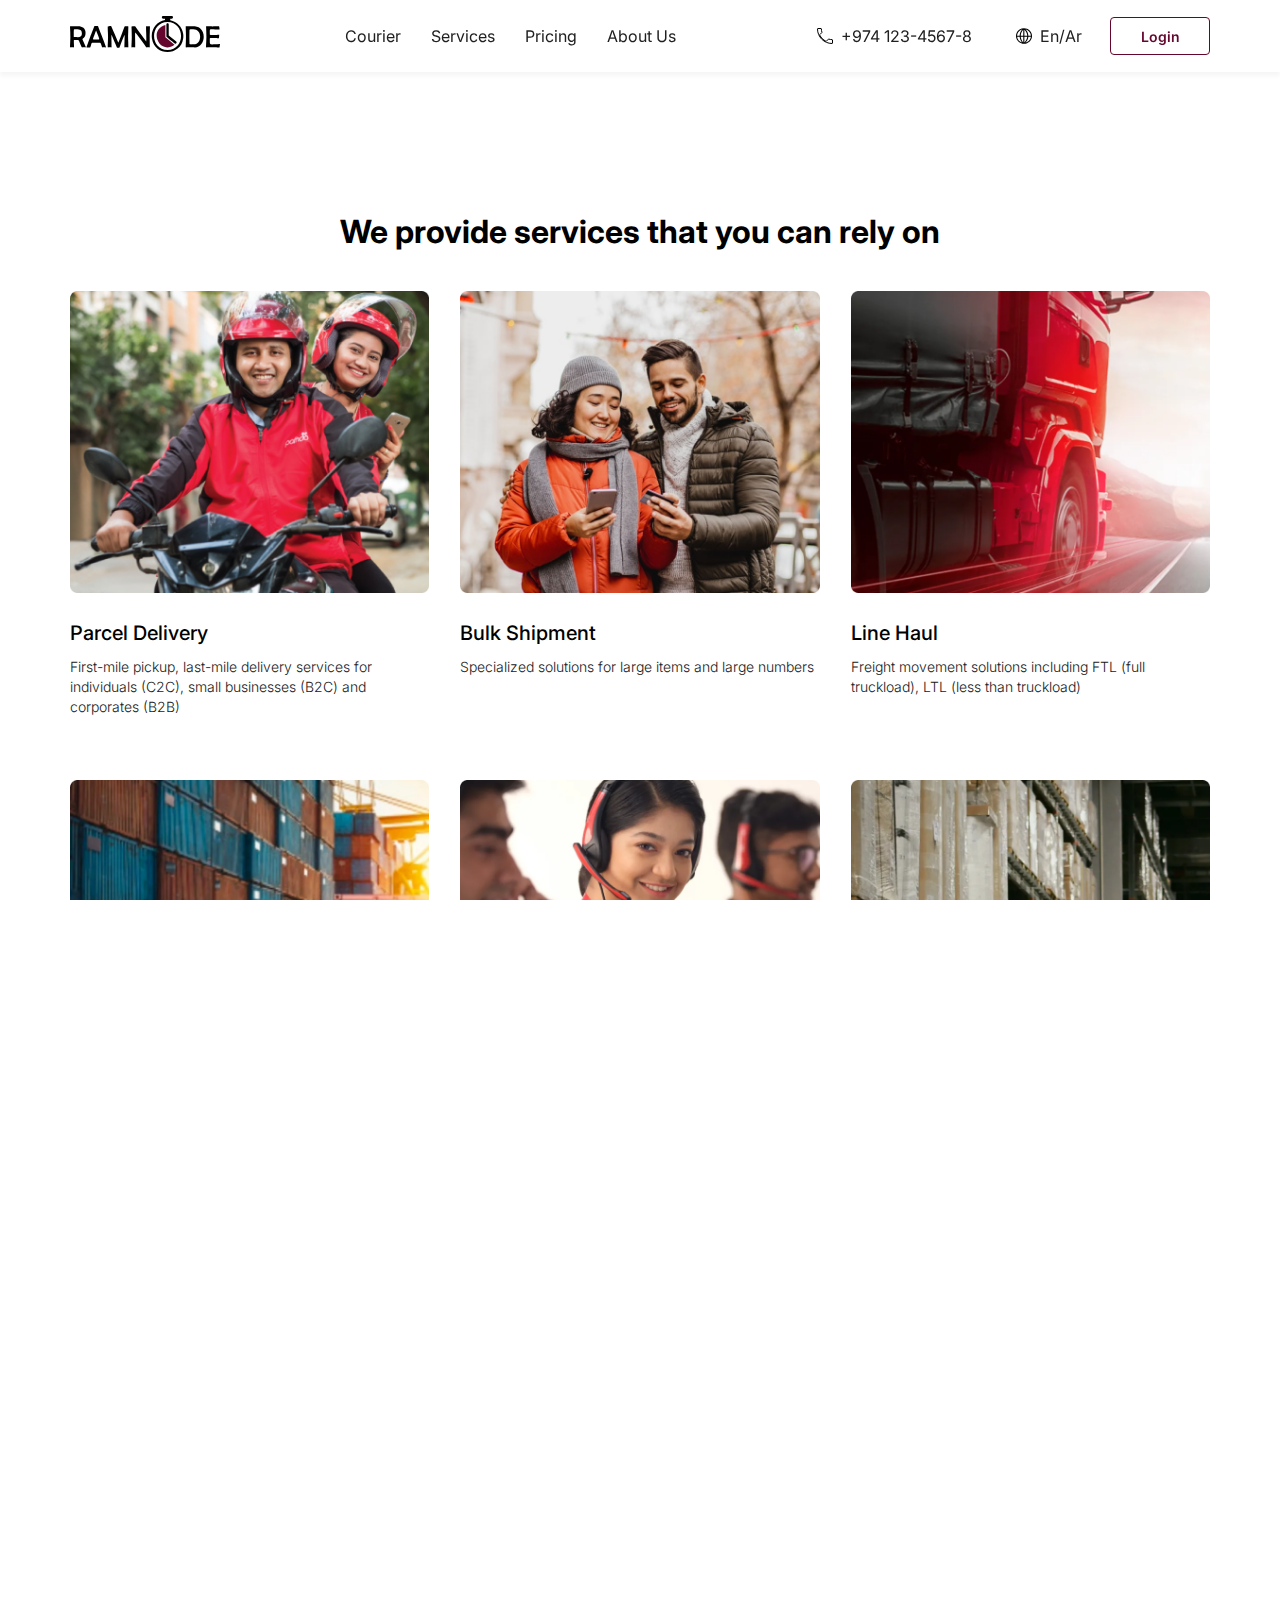
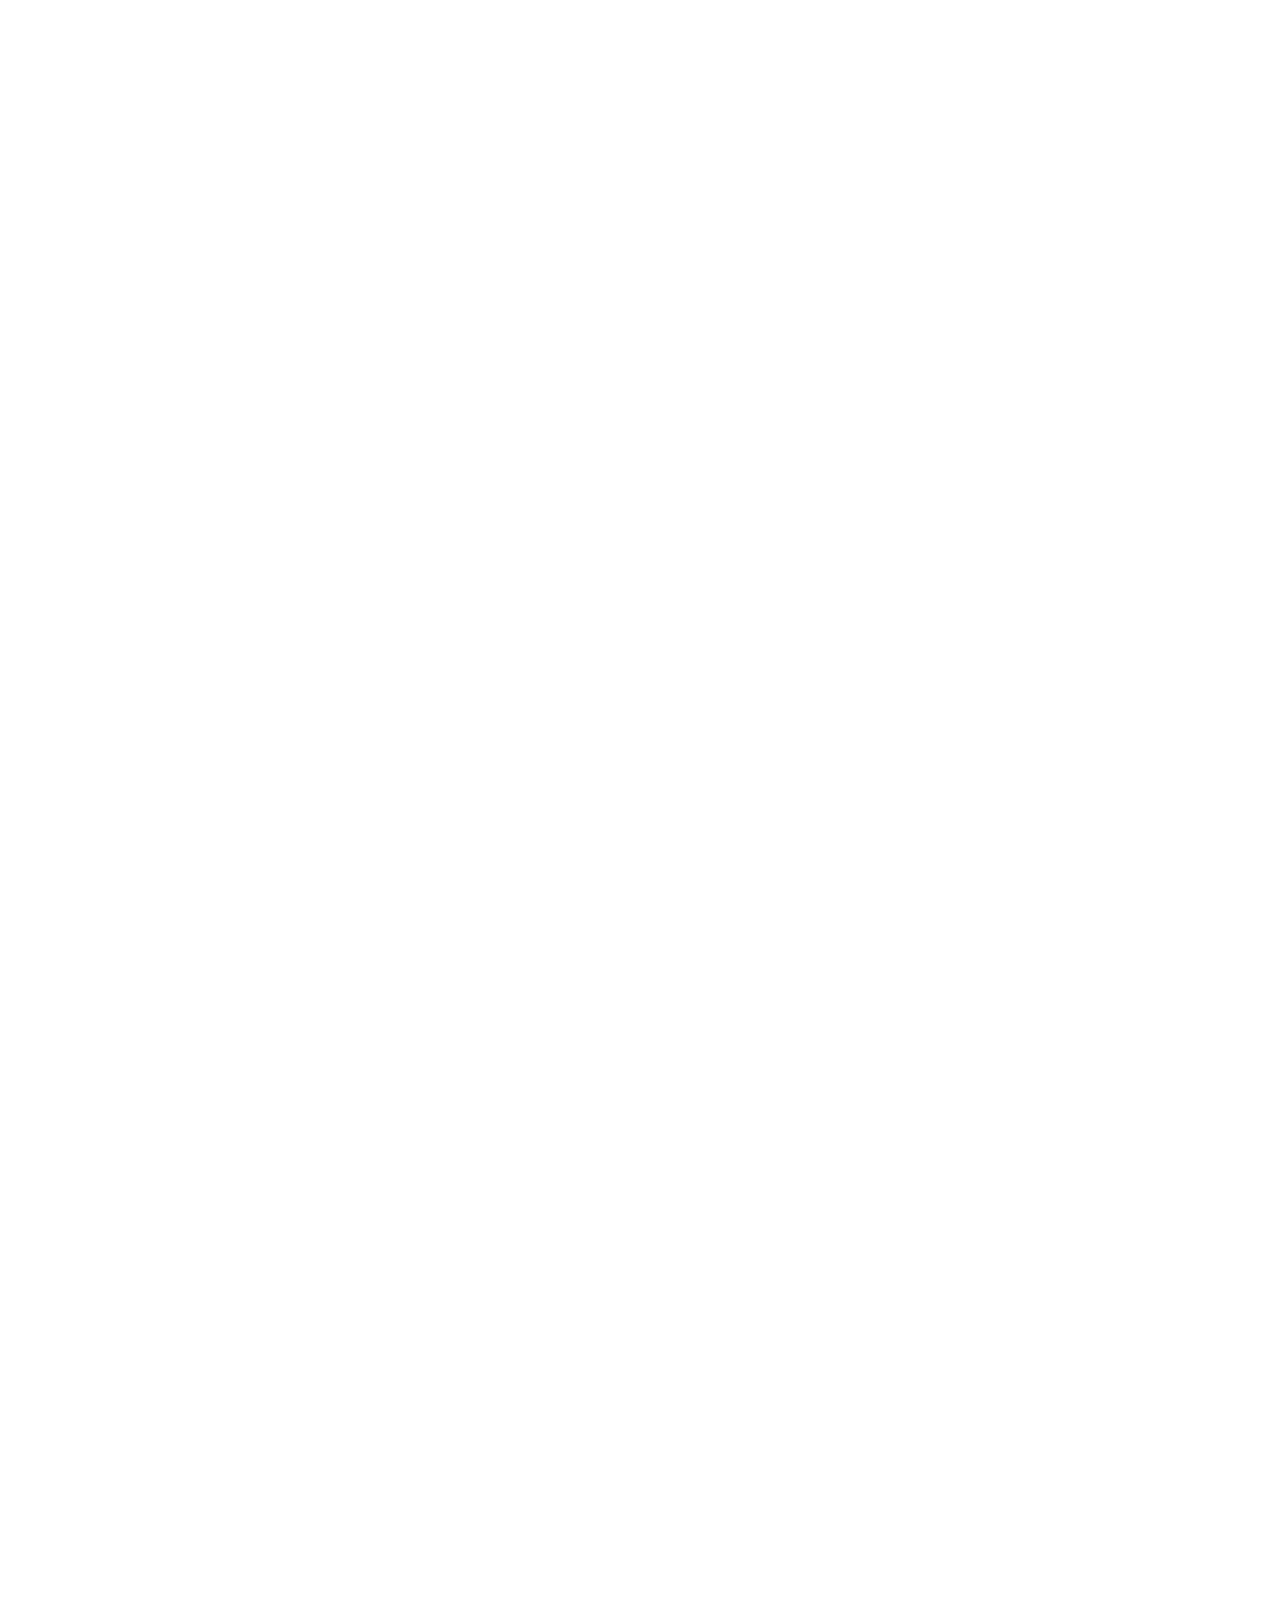
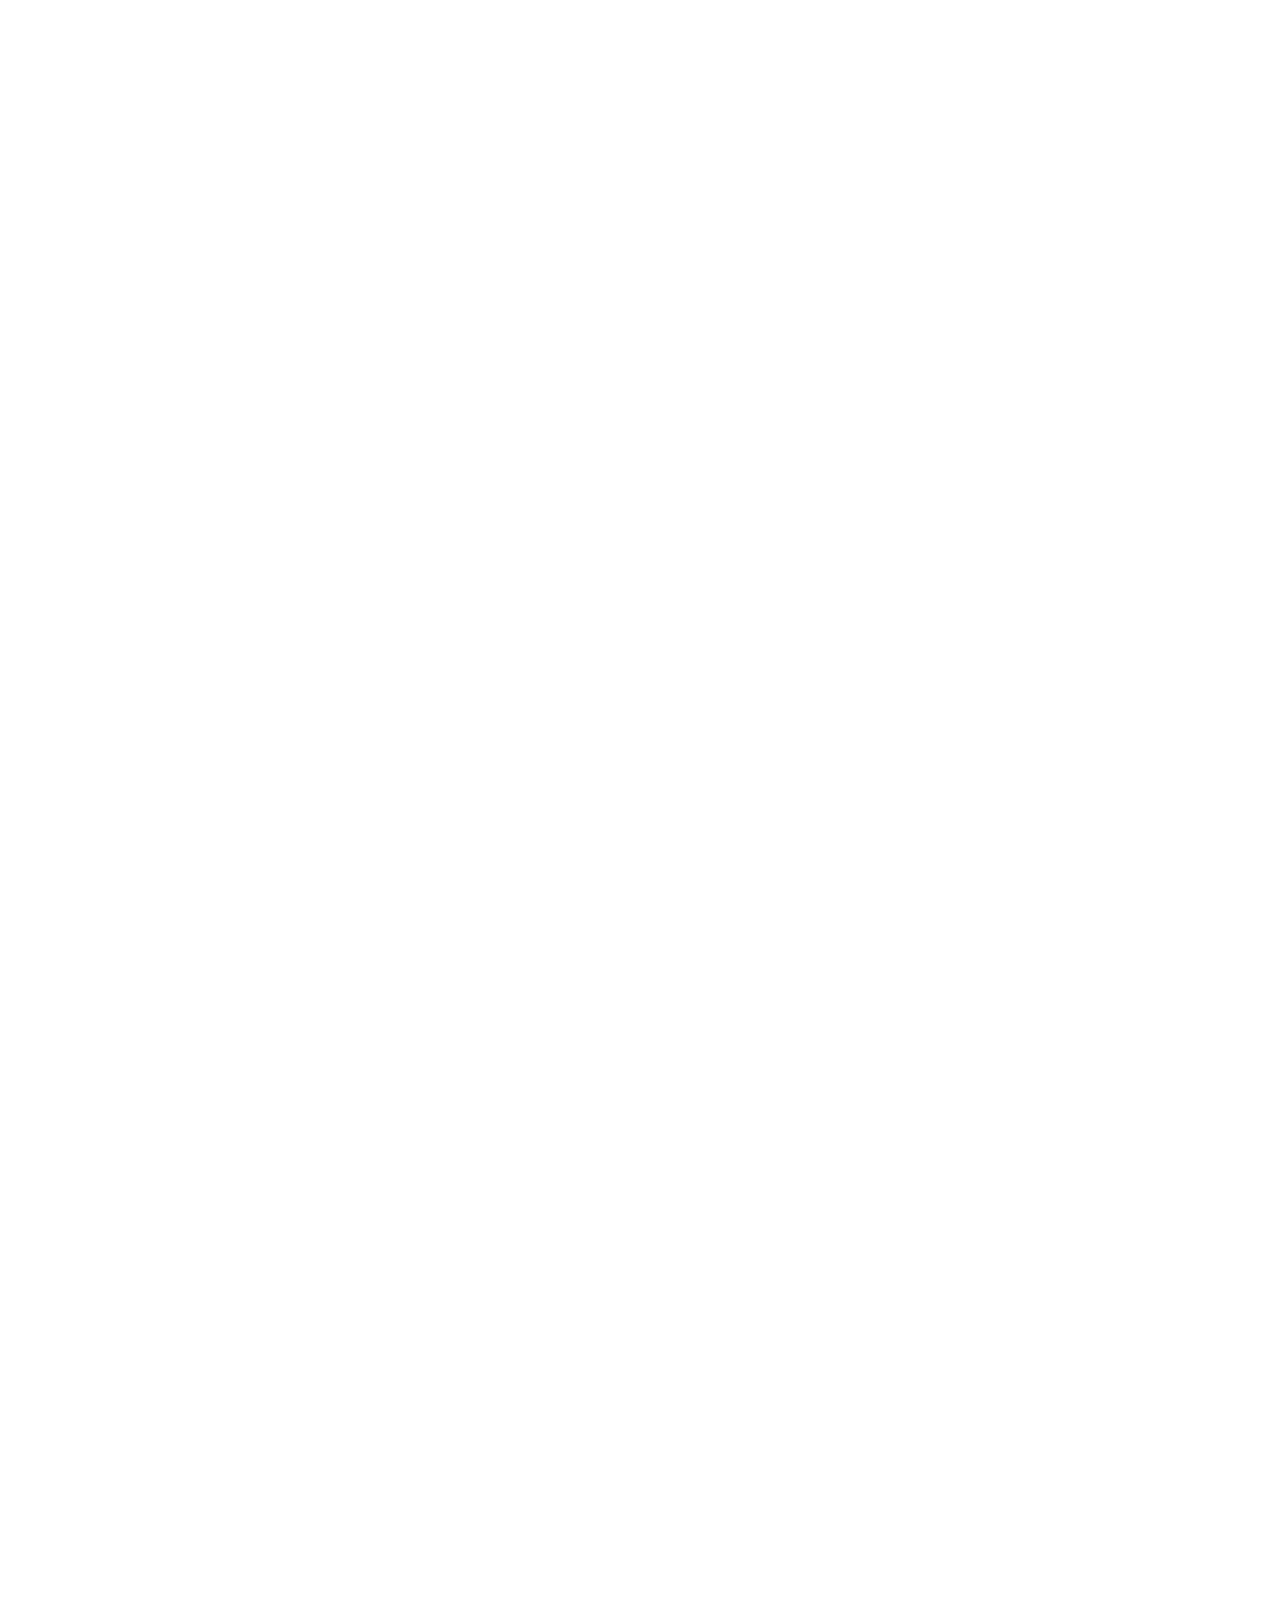
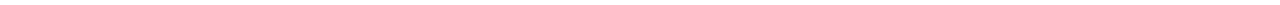
<file: page2.html>
<!DOCTYPE html>
<html lang="en">
  <head>
    <meta charset="UTF-8" />
    <meta name="viewport" content="width=device-width, initial-scale=1.0" />
    <title>RAMNODE</title>
    <link
      rel="stylesheet"
      href="https://cdn.jsdelivr.net/npm/swiper@10/swiper-bundle.min.css"
    />
    <link rel="stylesheet" href="style.css" />
  </head>
  <body>
    <!-- Navbar Start -->

    <div class="navbar">
      <div class="container navbar-wrapper">
        <div class="navbar-left">
          <a href="#">
            <svg
              xmlns="http://www.w3.org/2000/svg"
              width="150"
              height="36"
              viewBox="0 0 150 36"
              fill="none"
            >
              <path
                d="M97.5642 34.0999C79.565 33.7618 79.5501 6.37377 97.5648 6.04334C115.57 6.37348 115.549 33.7674 97.5642 34.0999ZM113.179 17.6347C112.208 10.8634 106.922 5.25021 100.211 4.12533V2.69138H101.721C103.424 2.71812 103.438 -0.0243901 101.721 0.000176737H93.1205C91.4184 -0.025335 91.4235 2.71963 93.1207 2.69129C93.1205 2.69138 94.9936 2.69138 94.9936 2.69138V4.10577C86.4883 5.42681 80.4481 14.1416 81.973 22.7238C84.6142 40.5465 110.775 40.3768 113.179 22.5033H113.184C113.413 20.9115 113.424 19.2233 113.179 17.6347Z"
                fill="black"
              />
              <path
                d="M106.231 25.5146C107.435 26.4613 105.953 28.3797 104.778 27.4029C104.779 27.403 96.3877 20.6506 96.3877 20.6506V8.39844C96.3672 6.84506 98.7546 6.83476 98.7292 8.39854C98.7293 8.39844 98.7293 19.4861 98.7293 19.4861L106.231 25.5146Z"
                fill="black"
              />
              <path
                d="M95.3931 21.1796L104.529 28.7151C89.7676 39.6335 77.8476 13.9119 95.3931 9.06464V21.1796Z"
                fill="#64062D"
              />
              <path
                d="M11.8887 17.6377C11.8887 15.8243 11.3798 14.6119 10.3623 14.0005C9.60871 13.5496 8.25361 13.3242 6.29673 13.3242C4.71161 13.3242 3.90442 13.4546 3.87498 13.715C3.80652 14.2559 3.77229 15.7039 3.77229 18.0586V20.929C3.80172 20.9493 3.8652 20.9692 3.9631 20.9891C4.13925 21.0093 4.42778 21.0343 4.82907 21.0643C5.75851 21.1145 6.76141 21.1395 7.83784 21.1395C10.5384 21.1395 11.8887 19.9723 11.8887 17.6377ZM15.9102 31.2693C15.9102 31.3497 15.8317 31.3897 15.6753 31.3897C15.4893 31.3897 15.2057 31.3746 14.824 31.3445C14.4425 31.3145 14.1586 31.2996 13.9728 31.2996C13.7674 31.2996 13.4614 31.3145 13.0556 31.3445C12.6494 31.3746 12.3437 31.3897 12.1382 31.3897C11.913 31.3897 11.7418 31.2645 11.6245 31.0139C11.3112 30.3327 10.4211 28.2236 8.9533 24.6864C8.8065 24.3258 8.44923 24.1055 7.88195 24.0253C7.75452 24.0154 7.3094 24.0101 6.54632 24.0101C5.19594 24.0101 4.39364 24.0303 4.13925 24.0702C3.93376 24.1002 3.83106 24.3558 3.83106 24.8368C3.83106 25.5382 3.86271 26.5878 3.92638 27.9854C3.98995 29.3832 4.02188 30.4278 4.02188 31.1192C4.02188 31.3296 3.92398 31.4349 3.72827 31.4349C3.53238 31.4349 3.23656 31.4122 2.84035 31.3672C2.44404 31.322 2.14315 31.2996 1.93766 31.2996C1.7712 31.2996 1.51691 31.3145 1.17449 31.3445C0.831886 31.3746 0.577494 31.3897 0.411314 31.3897C0.166611 31.3897 0.0443518 31.2746 0.0443518 31.044C0.0443518 29.9317 0.0957472 28.2611 0.198537 26.0317C0.301235 23.8022 0.35263 22.1314 0.35263 21.0192C0.35263 17.8532 0.239967 14.4764 0.0150102 10.8895L0.000339465 10.6488C-0.00953353 10.4487 0.195953 10.3483 0.616801 10.3483C1.45813 10.3483 2.71781 10.3258 4.39613 10.2807C6.07408 10.2355 7.32896 10.2131 8.1607 10.2131C10.3329 10.2131 12.0745 10.7444 13.3857 11.8062C14.8337 12.9784 15.558 14.6419 15.558 16.796C15.558 18.2791 15.3621 19.4463 14.9709 20.2979C14.5599 21.1995 13.7967 22.0563 12.6812 22.8679C12.4952 22.9983 12.4023 23.1235 12.4023 23.2436C12.4023 23.3841 12.9869 24.7166 14.1563 27.2416C15.3254 29.7665 15.9102 31.1093 15.9102 31.2693Z"
                fill="black"
              />
              <path
                d="M29.2228 22.9133C29.2228 22.6226 28.7824 21.3201 27.9018 19.0055C27.0505 16.7614 26.4488 15.2884 26.0966 14.5869C24.0711 19.8773 23.0584 22.6478 23.0584 22.8982C23.0584 23.239 23.4302 23.4391 24.1739 23.4994C24.2128 23.5095 24.6923 23.5143 25.6122 23.5143H27.1239C28.5231 23.5143 29.2228 23.314 29.2228 22.9133ZM36.0623 31.2095C36.0623 31.3298 35.9448 31.3899 35.71 31.3899C35.524 31.3899 35.2525 31.3748 34.8954 31.3447C34.538 31.3148 34.2666 31.2997 34.0808 31.2997C33.8948 31.2997 33.616 31.3148 33.2442 31.3447C32.8723 31.3748 32.5934 31.3899 32.4077 31.3899C32.1335 31.3899 31.7839 30.631 31.3583 29.113C30.9326 27.595 30.4997 26.8262 30.0594 26.8058C29.6972 26.7859 28.7531 26.7758 27.2267 26.7758H24.9077C23.2932 26.7758 22.3735 26.7859 22.1484 26.8058C21.7962 26.8359 21.422 27.6076 21.0256 29.1203C20.6294 30.6334 20.3234 31.3899 20.1084 31.3899H16.806C16.6102 31.3899 16.5124 31.32 16.5124 31.1795C16.5124 31.0795 16.5809 30.854 16.718 30.5032L20.3139 20.4333C20.617 19.6219 21.5368 17.2824 23.0731 13.4147C23.3469 12.7735 23.7189 11.8064 24.1885 10.5138C24.306 10.1332 24.433 9.94282 24.5702 9.94282C24.7558 9.94282 25.03 9.96796 25.392 10.0179C25.7539 10.0681 26.028 10.0932 26.214 10.0932C26.39 10.0932 26.6565 10.0657 27.0139 10.0104C27.371 9.95539 27.6326 9.92761 27.799 9.92761C27.8871 9.92761 28.0094 10.1133 28.166 10.4838C28.4009 11.0451 29.5603 14.0661 31.6445 19.5468C34.5894 27.2519 36.0623 31.1396 36.0623 31.2095Z"
                fill="black"
              />
              <path
                d="M58.3564 31.0144C58.3564 31.2648 58.234 31.39 57.9895 31.39C57.8134 31.39 57.5466 31.3749 57.1896 31.345C56.8324 31.3149 56.5659 31.2999 56.3897 31.2999C56.2136 31.2999 55.9444 31.3149 55.5825 31.345C55.2204 31.3749 54.9513 31.39 54.7753 31.39C54.5307 31.39 54.4084 31.2248 54.4084 30.8941C54.4084 29.6218 54.4473 27.713 54.5258 25.1679C54.6039 22.6228 54.6432 20.714 54.6432 19.4417C54.6432 19.2514 54.6039 19.1561 54.5258 19.1561C54.4378 19.1561 54.3691 19.2113 54.3203 19.3214C53.8213 20.4136 52.6421 23.3293 50.7832 28.0685C50.4798 28.9804 50.0443 30.1178 49.4769 31.4802C49.4082 31.6104 49.056 31.6757 48.4201 31.6757C47.5004 31.6757 46.9914 31.5904 46.8938 31.4201C46.561 30.6086 46.0865 29.4714 45.4701 28.0085C44.6578 26.0245 43.4103 23.0689 41.7274 19.1409C41.6981 19.071 41.6343 19.0009 41.5366 18.9307C41.4582 18.9908 41.4192 19.101 41.4192 19.2613C41.4192 20.5538 41.4413 22.4926 41.4852 25.0776C41.5293 27.6628 41.5513 29.6016 41.5513 30.8941C41.5513 31.2248 41.4288 31.39 41.1844 31.39C41.0179 31.39 40.7636 31.3749 40.4212 31.345C40.0786 31.3149 39.8243 31.2999 39.658 31.2999C39.4819 31.2999 39.22 31.3149 38.8728 31.345C38.5253 31.3749 38.2637 31.39 38.0875 31.39C37.8429 31.39 37.7206 31.2949 37.7206 31.1045C37.7206 29.9923 37.772 28.3266 37.8747 26.107C37.9775 23.8879 38.0289 22.2221 38.0289 21.1098C38.0289 19.9578 37.9775 18.2268 37.8747 15.9171C37.772 13.6078 37.7206 11.8767 37.7206 10.7244C37.7206 10.5343 37.833 10.4238 38.0583 10.3939C39.3888 10.2134 40.3919 10.1234 41.067 10.1234C41.1648 10.1234 41.3018 10.3288 41.478 10.7395C43.8458 16.07 45.8811 20.8295 47.5836 25.0176C47.9846 25.9995 48.2242 26.4904 48.3027 26.4904C48.4005 26.4904 48.6109 26.0898 48.9338 25.288C50.2644 22.0417 52.1089 17.2225 54.4671 10.8296C54.6138 10.439 54.7753 10.2434 54.9513 10.2434C55.2839 10.2434 55.7855 10.2637 56.4558 10.3035C57.1259 10.3438 57.6275 10.3638 57.9602 10.3638C58.2046 10.3638 58.3271 10.4839 58.3271 10.7244C58.3271 11.8767 58.2904 13.6078 58.217 15.9171C58.1436 18.2268 58.1069 19.9578 58.1069 21.1098C58.1069 22.2122 58.1485 23.8654 58.2318 26.0696C58.3147 28.2739 58.3564 29.9223 58.3564 31.0144Z"
                fill="black"
              />
              <path
                d="M79.9312 10.6339C79.9312 11.7862 79.8921 13.5247 79.8139 15.8491C79.7353 18.1738 79.6964 19.9171 79.6964 21.0794C79.6964 22.1714 79.7061 23.8072 79.7257 25.9865C79.7452 28.1658 79.7552 29.8017 79.7552 30.8936C79.7552 31.2244 79.6326 31.3897 79.3882 31.3897C79.2415 31.3897 79.0212 31.3746 78.7278 31.3445C78.4343 31.3145 78.214 31.2995 78.0672 31.2995C77.9107 31.2995 77.671 31.3145 77.3481 31.3445C77.0252 31.3746 76.7854 31.3897 76.6289 31.3897C76.4528 31.3897 76.2423 31.2244 75.9979 30.8936C73.8843 27.9778 70.6797 23.6294 66.3844 17.8481C65.719 16.9666 65.3325 16.4755 65.225 16.3752C65.1271 16.3752 65.0782 16.5808 65.0782 16.9913C65.0782 18.5344 65.1025 20.8515 65.1516 23.9425C65.2004 27.0336 65.225 29.3508 65.225 30.8936C65.225 31.2244 65.1271 31.3897 64.9314 31.3897C64.7649 31.3897 64.5106 31.3746 64.1682 31.3445C63.8257 31.3145 63.5713 31.2995 63.405 31.2995C63.229 31.2995 62.967 31.3145 62.6198 31.3445C62.2723 31.3746 62.0107 31.3897 61.8346 31.3897C61.5899 31.3897 61.4677 31.2896 61.4677 31.0891C61.4677 29.987 61.5191 28.3263 61.6218 26.1067C61.7246 23.8875 61.7759 22.2217 61.7759 21.1095C61.7759 19.8972 61.7319 17.7128 61.6437 14.5567C61.6241 13.7351 61.5752 12.5028 61.497 10.8593L61.4824 10.6639C61.4725 10.5136 61.5899 10.4335 61.8346 10.4235C62.4706 10.4136 62.9695 10.3934 63.3316 10.3634C63.4686 10.3536 63.7279 10.3134 64.1095 10.2431C64.4324 10.183 64.6867 10.153 64.8728 10.153C64.9607 10.153 65.1124 10.2983 65.3277 10.5887C67.5781 13.755 71.0223 18.4643 75.6603 24.7166C75.8657 24.9772 76.0566 25.2026 76.2327 25.3928C76.3011 24.972 76.3354 24.0101 76.3354 22.5071C76.3354 21.2048 76.2888 19.251 76.196 16.6457C76.1029 14.0407 76.0566 12.0918 76.0566 10.7992C76.0566 10.4685 76.1542 10.3032 76.3501 10.3032C76.5262 10.3032 76.7926 10.3182 77.15 10.3483C77.5071 10.3783 77.7737 10.3934 77.9499 10.3934C78.1357 10.3934 78.4145 10.3783 78.7864 10.3483C79.1583 10.3182 79.4372 10.3032 79.623 10.3032C79.8285 10.3032 79.9312 10.4136 79.9312 10.6339Z"
                fill="black"
              />
              <path
                d="M130.128 20.7335C130.128 18.5694 129.526 16.806 128.322 15.4432C127.07 14.0305 125.397 13.324 123.303 13.324C121.571 13.324 120.871 13.3142 121.204 13.294C120.059 13.3541 119.487 13.5697 119.487 13.9404C119.487 14.7119 119.47 15.8666 119.435 17.4047C119.401 18.9427 119.384 20.0975 119.384 20.8689C119.384 21.6304 119.401 22.7726 119.435 24.2957C119.47 25.8188 119.487 26.9611 119.487 27.7224C119.487 28.1033 120.074 28.3234 121.248 28.3837C121.091 28.3738 121.806 28.3686 123.391 28.3686C124.516 28.3686 125.411 28.2485 126.077 28.008C126.899 27.7072 127.637 27.1511 128.293 26.3396C129.516 24.8167 130.128 22.948 130.128 20.7335ZM133.723 20.7335C133.723 23.5492 132.94 25.9841 131.375 28.0381C129.673 30.2725 127.491 31.3895 124.829 31.3895C124.32 31.3895 123.555 31.3696 122.532 31.3294C121.51 31.2896 120.744 31.2692 120.235 31.2692C119.775 31.2692 119.083 31.2896 118.159 31.3294C117.234 31.3696 116.542 31.3895 116.082 31.3895C115.837 31.3895 115.715 31.2643 115.715 31.0139C115.715 29.9218 115.756 28.2734 115.84 26.0691C115.923 23.8649 115.964 22.2117 115.964 21.1093C115.964 19.9472 115.925 18.1987 115.847 15.864C115.769 13.5296 115.73 11.7812 115.73 10.6186C115.73 10.4082 115.856 10.303 116.111 10.303C116.473 10.303 117.014 10.3082 117.733 10.3182C118.452 10.3282 118.993 10.3333 119.355 10.3333C119.687 10.3333 120.196 10.3282 120.881 10.3182C121.566 10.3082 122.085 10.303 122.437 10.303C125.832 10.303 128.361 10.9595 130.025 12.2721C131.219 13.2139 132.143 14.4814 132.799 16.0745C133.415 17.5575 133.723 19.1104 133.723 20.7335Z"
                fill="black"
              />
              <path
                d="M150 28.3684C150 28.5289 149.961 28.7592 149.883 29.0598C149.794 29.4408 149.741 29.6712 149.721 29.7512C149.692 30.1119 149.623 30.638 149.516 31.3293C149.467 31.5098 149.34 31.5998 149.134 31.5998C149.036 31.5998 148.85 31.5797 148.576 31.5397C147.373 31.3594 145.509 31.2691 142.984 31.2691C142.27 31.2691 141.194 31.2894 139.755 31.3293C138.317 31.3695 137.241 31.3894 136.526 31.3894C136.204 31.3894 136.042 31.2444 136.042 30.9536C136.042 29.8316 136.103 28.1456 136.226 25.8962C136.348 23.6468 136.409 21.9608 136.409 20.8386C136.409 19.6964 136.351 17.5675 136.233 14.4512C136.213 13.6497 136.16 12.4521 136.072 10.859L136.057 10.6486C136.047 10.4184 136.174 10.3029 136.438 10.3029C137.123 10.3029 138.151 10.3232 139.521 10.3632C140.89 10.4033 141.918 10.4233 142.603 10.4233C143.258 10.4233 144.239 10.4033 145.546 10.3632C146.852 10.3232 147.833 10.3029 148.488 10.3029C148.948 10.3029 149.197 10.4484 149.237 10.7389C149.442 12.0615 149.545 12.8831 149.545 13.2038C149.545 13.4343 149.437 13.5494 149.222 13.5494C148.39 13.5494 147.131 13.502 145.443 13.4067C143.755 13.3115 142.485 13.2639 141.634 13.2639C140.832 13.2639 140.325 13.3743 140.115 13.5944C139.905 13.8151 139.8 14.3609 139.8 15.2326V17.4722C139.8 18.0833 139.814 18.4393 139.844 18.5392C139.932 18.8499 140.186 19.0051 140.607 19.0051C140.724 19.0051 140.89 19.0002 141.106 18.9901H141.605C143.522 18.9901 145.245 18.9551 146.771 18.885C147.368 18.8649 148.072 18.8151 148.885 18.7346C149.09 18.7146 149.193 18.8049 149.193 19.0051C149.193 19.3259 149.156 19.8168 149.083 20.4779C149.009 21.1393 148.973 21.6351 148.973 21.9659C148.973 22.1463 148.826 22.2365 148.532 22.2365C148.415 22.2365 147.979 22.2015 147.226 22.1312C146.678 22.0711 145.445 22.0411 143.527 22.0411C141.913 22.0411 140.89 22.0613 140.46 22.1012C140.068 22.1312 139.844 22.3416 139.785 22.7324C139.794 22.6625 139.8 23.048 139.8 23.8896V26.1141C139.8 27.1563 139.956 27.8075 140.269 28.0679C140.514 28.2783 141.125 28.3836 142.104 28.3836L143.718 28.3684C144.403 28.3684 146.326 28.2484 149.486 28.0079L149.706 27.9928C149.902 27.9728 150 28.0979 150 28.3684Z"
                fill="black"
              />
            </svg>
          </a>
        </div>
        <div class="navbar-middle">
          <a href="#">
            <p class="navbar-text">Courier</p>
          </a>
          <a href="#">
            <p class="navbar-text">Services</p>
          </a>
          <a href="#">
            <p class="navbar-text">Pricing</p>
          </a>
          <a href="#">
            <p class="navbar-text">About Us</p>
          </a>
        </div>
        <div class="navbar-right">
          <div class="navbar-phoneLogo">
            <a href="#">
              <svg
                xmlns="http://www.w3.org/2000/svg"
                width="16"
                height="16"
                viewBox="0 0 16 16"
                fill="none"
              >
                <path
                  d="M2.86422 6.57089L2.6075 6.82761L2.77215 7.1512C4.10052 9.76182 6.23952 11.8909 8.84756 13.2272L9.17163 13.3933L9.42911 13.1358L11.3847 11.1802C11.4901 11.0748 11.6457 11.0418 11.7756 11.0863L11.7756 11.0863L11.7809 11.0881C12.827 11.4337 13.9555 11.62 15.1111 11.62C15.3239 11.62 15.5 11.7961 15.5 12.0089V15.1111C15.5 15.3239 15.3239 15.5 15.1111 15.5C7.04059 15.5 0.5 8.95941 0.5 0.888889C0.5 0.676142 0.676142 0.5 0.888889 0.5H4C4.21275 0.5 4.38889 0.676142 4.38889 0.888889C4.38889 2.0521 4.5748 3.17027 4.91942 4.21492C4.96255 4.35541 4.93046 4.50466 4.81978 4.61534L2.86422 6.57089Z"
                  stroke="black"
                />
              </svg>
            </a>
            <a href="#" class="navbar-phoneNumber"> +974 123-4567-8 </a>
          </div>
          <div class="navbar-worldEmoji">
            <a href="#">
              <svg
                xmlns="http://www.w3.org/2000/svg"
                width="16"
                height="16"
                viewBox="0 0 16 16"
                fill="none"
              >
                <path
                  fill-rule="evenodd"
                  clip-rule="evenodd"
                  d="M7.99998 0.253265C6.41774 0.253265 4.87103 0.709977 3.55544 1.56558C2.23985 2.42119 1.21446 3.63729 0.608956 5.06011C0.00345702 6.48293 -0.154957 8.04853 0.153724 9.55899C0.462405 11.0694 1.22433 12.4569 2.34315 13.5459C3.46197 14.6349 4.88742 15.3765 6.43926 15.6769C7.99111 15.9774 9.59963 15.8232 11.0614 15.2338C12.5232 14.6445 13.7727 13.6465 14.6517 12.3659C15.5308 11.0854 16 9.57994 16 8.03989C15.9976 5.97547 15.1539 3.99626 13.6542 2.53649C12.1544 1.07672 10.121 0.255607 7.99998 0.253265V0.253265ZM14.9091 7.68595H12.3636C12.2545 5.36058 11.2396 2.98212 9.54179 1.4885C11.0061 1.81495 12.3215 2.59607 13.2897 3.71401C14.2579 4.83194 14.8263 6.22605 14.9091 7.68595ZM7.27271 1.66902V7.68595H4.72726C4.83126 5.46677 5.72981 2.9078 7.27271 1.66902ZM7.27271 8.74777V14.4108C5.83744 13.1791 4.93417 10.7298 4.72726 8.74777H7.27271ZM8.36362 14.4108V8.74777H11.2658C11.0276 10.7617 9.9607 13.1755 8.36362 14.4108ZM8.36362 7.68595V1.66902C10.0811 2.90426 11.1527 5.43845 11.2727 7.68595H8.36362ZM6.23707 1.5451C4.64289 3.01394 3.73599 5.33227 3.63671 7.68595H1.10909C1.18552 6.26571 1.72331 4.90577 2.64491 3.80215C3.56651 2.69852 4.82432 1.90817 6.23707 1.5451V1.5451ZM1.12982 8.74777H3.63199C3.83453 10.9139 4.63926 12.9667 6.18181 14.4108C4.83389 14.1057 3.61952 13.3938 2.7122 12.3768C1.80488 11.3597 1.25104 10.0896 1.12982 8.74777V8.74777ZM9.45708 14.6125C11.1161 13.0594 12.1474 10.9783 12.3636 8.74777H14.9091C14.7465 10.1582 14.1327 11.4832 13.1544 12.5356C12.1761 13.588 10.8827 14.3145 9.45708 14.6125V14.6125Z"
                  fill="black"
                />
              </svg>
            </a>
            <a href="#" class="EN-AR">En/Ar</a>
          </div>
          <div class="navbar-btn">
            <button>Login</button>
          </div>
        </div>
      </div>
    </div>

    <!-- Navbar End -->

    <!-- Hero Section Start  -->



    <div class="page2Hero">
        <div class="container page2Hero-body">
            
        </div>
    </div>









    <!-- <div class="hero-section" style="background-color: #FFF3F8;">
      <div class="container hero-secondPage">
        <div class="heroLeft">
          <h1>
            Delivering <span id="hero-happiness">HAPPINESSSSS</span> around the
            city
          </h1>
          <div
            class="heroSectionBodyRight-track"
            id="heroSectionBodyRight-track-one"
          >
            <img src="./images/Group 37.png" alt="" />
          </div>
          <div class="heroLeftEnd">
            <h1>Track your Parcel</h1>
            <div class="heroLeftEnd-input">
              <input type="text" placeholder="enter parcel ID" />
              <button>Track</button>
            </div>
          </div>
        </div>
        <div
          class="heroRight heroLeft-middle hero-secondPage-right"
          id="heroLeft-middle-right"
          style="padding-left:200px;background-color: #FFF3F8;"
        >
          <div class="heroSectionBodyRight-track">
            <img src="./images/Group 37.png" alt="" />
          </div>
        </div>
      </div>
    </div> -->

    <!-- Hero Section End -->

    <!-- Hero Section Start  -->

    <!-- <div class="heroSection">
        <div class="container heroSectionBody">
            <div class="heroSectionBodyLeft">
                <div class="heroSectionBodyLeft-text">
                    <h1>Delivering <span id="HAPPINESSSSS">HAPPINESSSSS</span> around the city</h1>
                </div>
                <div class="heroSectionBodyLeft-input">
                    <p class="heroSectionBodyLeft-input-p">Track your Parcel</p>
                    <div class="heroSectionBodyLeft-input-inpBtn">
                        <input type="text" placeholder="enter parcel ID">
                        <button>Track</button>
                    </div>
                </div>
            </div>
            <div class="heroSectionBodyRight-track">
                <img src="./images/Group 37.png" alt="">
            </div>
        </div>
    </div> -->

    <!-- Hero Section End -->

    <!-- Service Card Start  -->

    <div class="container service-card">
      <div class="service-card-header">
        <h1 class="common-header">We provide services that you can rely on</h1>
      </div>
      <div class="service-card-body">
        <div class="service-cardNo-one">
          <img src="./images/Rectangle 4.png" alt="" />
          <h4 class="card-heading-text">Parcel Delivery</h4>
          <p class="card-mini-text">
            First-mile pickup, last-mile delivery services for individuals
            (C2C), small businesses (B2C) and corporates (B2B)
          </p>
        </div>
        <div class="service-cardNo-one">
          <img src="./images/Rectangle 5.png" alt="" />
          <h4 class="card-heading-text">Bulk Shipment</h4>
          <p class="card-mini-text">
            Specialized solutions for large items and large numbers
          </p>
        </div>
        <div class="service-cardNo-one">
          <img src="./images/Rectangle 6.png" alt="" />
          <h4 class="card-heading-text">Line Haul</h4>
          <p class="card-mini-text">
            Freight movement solutions including FTL (full truckload), LTL (less
            than truckload)
          </p>
        </div>
        <div class="service-cardNo-one">
          <img src="./images/Rectangle 13.png" alt="" />
          <h4 class="card-heading-text">Warehouse</h4>
          <p class="card-mini-text">
            Complete fulfillment solutions including storing, sorting,
            processing
          </p>
        </div>
        <div class="service-cardNo-one">
          <img src="./images/Rectangle 14.png" alt="" />
          <h4 class="card-heading-text">Logistics as a service</h4>
          <p class="card-mini-text">
            Outsource logistics requirements, get a dedicated team for your
            company
          </p>
        </div>
        <div class="service-cardNo-one">
          <img src="./images/Rectangle 15.png" alt="" />
          <h4 class="card-heading-text">Customized Solutions</h4>
          <p class="card-mini-text">
            Tailor made solutions for your unique business needs
          </p>
        </div>
      </div>
    </div>

    <!-- Service Card End -->

    <!-- Logistics Partner Start  -->

    <div class="container logistics-partner">
      <h1 class="common-header">Choose RAMNODE as your logistics partner</h1>
      <div class="logistics-partner-body">
        <div class="logistics-partner-body-card">
          <div class="logistics-partner-body-card-one">
            <svg
              xmlns="http://www.w3.org/2000/svg"
              width="169"
              height="169"
              viewBox="0 0 169 169"
              fill="none"
            >
              <path
                d="M98.5834 15.8438H112.667V33.4479H98.5834V15.8438Z"
                fill="#7E1240"
              />
              <path
                d="M105.625 156.677C70.624 156.677 42.25 128.303 42.25 93.302C42.25 58.301 70.624 29.927 105.625 29.927C140.626 29.927 169 58.301 169 93.302C169 128.303 140.626 156.677 105.625 156.677Z"
                fill="#64062D"
              />
              <path
                d="M105.625 142.594C78.402 142.594 56.3334 120.525 56.3334 93.302C56.3334 66.079 78.402 44.0104 105.625 44.0104C132.848 44.0104 154.917 66.079 154.917 93.302C154.917 120.525 132.848 142.594 105.625 142.594Z"
                fill="white"
              />
              <path
                d="M88.0209 12.3229H123.229V19.3645H88.0209V12.3229Z"
                fill="#C00051"
              />
              <path
                d="M102.104 44.1367C103.267 44.0548 104.441 44.0104 105.625 44.0104C106.809 44.0104 107.983 44.0548 109.146 44.1367V58.0937H102.104V44.1367Z"
                fill="#C00051"
              />
              <path
                d="M142.88 61.0256L132.76 71.1459L127.781 66.1665L137.901 56.0468C139.677 57.5862 141.341 59.2503 142.88 61.0256Z"
                fill="#C00051"
              />
              <path
                d="M154.79 96.8229H140.833V89.7812H154.79C154.872 90.9444 154.917 92.1182 154.917 93.3021C154.917 94.486 154.872 95.6597 154.79 96.8229Z"
                fill="#C00051"
              />
              <path
                d="M142.88 125.578C141.341 127.354 139.677 129.018 137.901 130.557L127.781 120.438L132.76 115.458L142.88 125.578Z"
                fill="#C00051"
              />
              <path
                d="M109.146 142.467C107.983 142.549 106.809 142.594 105.625 142.594C104.441 142.594 103.267 142.549 102.104 142.467V128.51H109.146V142.467Z"
                fill="#C00051"
              />
              <path
                d="M78.4895 115.458L83.4688 120.438L73.3486 130.557C71.5733 129.018 69.9092 127.354 68.3697 125.578L78.4895 115.458Z"
                fill="#C00051"
              />
              <path
                d="M120.74 113.396L125.719 108.417L109.146 91.8435V65.1354H102.104V93.302C102.104 94.2355 102.475 95.1316 103.135 95.7917L120.74 113.396Z"
                fill="#C00051"
              />
              <path
                d="M35.2083 75.6979H88.0208V82.7395H35.2083V75.6979Z"
                fill="#E01C6E"
              />
              <path
                d="M21.125 75.6979H28.1667V82.7395H21.125V75.6979Z"
                fill="#E01C6E"
              />
              <path
                d="M21.125 93.302H66.8958V100.344H21.125V93.302Z"
                fill="#E01C6E"
              />
              <path
                d="M-2.19345e-05 93.302H14.0833V100.344H-2.19345e-05V93.302Z"
                fill="#E01C6E"
              />
              <path
                d="M7.04166 110.906H49.2917V117.948H7.04166V110.906Z"
                fill="#E01C6E"
              />
              <path
                d="M31.6875 128.51H56.3333V135.552H31.6875V128.51Z"
                fill="#E01C6E"
              />
              <path
                d="M73.3486 56.0468L83.4688 66.1665L78.4895 71.1459L68.3697 61.0256C69.9092 59.2503 71.5733 57.5862 73.3486 56.0468Z"
                fill="#64062D"
              />
            </svg>
          </div>
          <h4 class="card-heading-text">Fastest solutions</h4>
          <p class="card-mini-text">
            First-mile pickup, last-mile delivery services for individuals
            (C2C), small businesses (B2C) and corporates (B2B)
          </p>
        </div>
        <div class="logistics-partner-body-card">
          <div class="logistics-partner-body-card-one">
            <svg
              xmlns="http://www.w3.org/2000/svg"
              width="145"
              height="145"
              viewBox="0 0 145 145"
              fill="none"
            >
              <path
                d="M73.5847 120.833H14.481C9.14236 120.833 4.81445 116.505 4.81445 111.167V101.5H78.1241L73.5847 120.833Z"
                fill="#BFEBFF"
              />
              <path
                d="M4.81445 43.4999V101.5C4.81445 106.839 9.14236 111.167 14.481 111.167H72.4836L130.491 87.2429V43.4999L67.6527 26.5834L4.81445 43.4999Z"
                fill="#F4FBFF"
              />
              <path
                d="M123.78 87.243H130.491V43.5L123.78 41.6935V87.243Z"
                fill="#BFEBFF"
              />
              <path
                d="M130.491 43.5001V19.3332C130.491 13.9945 126.163 9.66663 120.824 9.66663H14.481C9.14236 9.66663 4.81445 13.9945 4.81445 19.3332V43.5001H130.491Z"
                fill="#FF4F75"
              />
              <path
                d="M120.824 9.66663H114.112C119.45 9.66663 123.778 13.9945 123.778 19.3332V43.5001H130.491V19.3332C130.491 13.9945 126.163 9.66663 120.824 9.66663Z"
                fill="#F71E78"
              />
              <path
                d="M35.2732 21.5214H28.9813C27.7726 21.5214 26.7933 20.5418 26.7933 19.3334C26.7933 18.125 27.7729 17.1454 28.9813 17.1454H35.2732C36.4819 17.1454 37.4613 18.125 37.4613 19.3334C37.4613 20.5418 36.4817 21.5214 35.2732 21.5214Z"
                fill="#F71E78"
              />
              <path
                d="M50.7311 21.5214H44.4391C43.2304 21.5214 42.2511 20.5418 42.2511 19.3334C42.2511 18.125 43.2307 17.1454 44.4391 17.1454H50.7311C51.9398 17.1454 52.9191 18.125 52.9191 19.3334C52.9191 20.5418 51.9398 21.5214 50.7311 21.5214Z"
                fill="#F71E78"
              />
              <path
                d="M90.8598 21.5214H84.5675C83.3588 21.5214 82.3795 20.5418 82.3795 19.3334C82.3795 18.125 83.3591 17.1454 84.5675 17.1454H90.8598C92.0685 17.1454 93.0478 18.125 93.0478 19.3334C93.0478 20.5418 92.0685 21.5214 90.8598 21.5214Z"
                fill="#F71E78"
              />
              <path
                d="M106.318 21.5214H100.026C98.8169 21.5214 97.8376 20.5418 97.8376 19.3334C97.8376 18.125 98.8172 17.1454 100.026 17.1454H106.318C107.527 17.1454 108.506 18.125 108.506 19.3334C108.506 20.5418 107.527 21.5214 106.318 21.5214Z"
                fill="#F71E78"
              />
              <path
                d="M45.8979 18.125C45.8979 21.4617 43.193 24.1666 39.8563 24.1666C36.5196 24.1666 33.8148 21.4617 33.8148 18.125V6.04157C33.8145 2.70487 36.5193 0 39.856 0C43.1927 0 45.8976 2.70487 45.8976 6.04157V18.125H45.8979Z"
                fill="#ABD5ED"
              />
              <path
                d="M101.484 18.125C101.484 21.4617 98.7796 24.1666 95.4429 24.1666C92.1062 24.1666 89.401 21.4617 89.401 18.125V6.04157C89.401 2.70487 92.1062 0 95.4429 0C98.7796 0 101.484 2.70487 101.484 6.04157V18.125Z"
                fill="#ABD5ED"
              />
              <path
                d="M41.2188 62.8334H36.0835C34.8323 62.8334 33.8179 61.819 33.8179 60.5678V55.4325C33.8179 54.1813 34.8323 53.1669 36.0835 53.1669H41.2188C42.47 53.1669 43.4844 54.1813 43.4844 55.4325V60.5678C43.4844 61.819 42.47 62.8334 41.2188 62.8334Z"
                fill="#587AA1"
              />
              <path
                d="M60.5522 62.8334H55.4166C54.1654 62.8334 53.151 61.819 53.151 60.5678V55.4325C53.151 54.1813 54.1654 53.1669 55.4166 53.1669H60.5519C61.8031 53.1669 62.8176 54.1813 62.8176 55.4325V60.5678C62.8179 61.819 61.8034 62.8334 60.5522 62.8334Z"
                fill="#587AA1"
              />
              <path
                d="M79.8853 62.8334H74.75C73.4988 62.8334 72.4844 61.819 72.4844 60.5678V55.4325C72.4844 54.1813 73.4988 53.1669 74.75 53.1669H79.8853C81.1365 53.1669 82.151 54.1813 82.151 55.4325V60.5678C82.151 61.819 81.1368 62.8334 79.8853 62.8334Z"
                fill="#587AA1"
              />
              <path
                d="M99.2157 62.8334H94.0804C92.8292 62.8334 91.8148 61.819 91.8148 60.5678V55.4325C91.8148 54.1813 92.8292 53.1669 94.0804 53.1669H99.2157C100.467 53.1669 101.481 54.1813 101.481 55.4325V60.5678C101.481 61.819 100.467 62.8334 99.2157 62.8334Z"
                fill="#FF4F75"
              />
              <path
                d="M118.549 62.8334H113.414C112.163 62.8334 111.148 61.819 111.148 60.5678V55.4325C111.148 54.1813 112.163 53.1669 113.414 53.1669H118.549C119.8 53.1669 120.815 54.1813 120.815 55.4325V60.5678C120.815 61.819 119.8 62.8334 118.549 62.8334Z"
                fill="#587AA1"
              />
              <path
                d="M111.148 77.6758V74.9168C111.148 73.5821 112.23 72.5002 113.564 72.5002H118.398C119.733 72.5002 120.814 73.5821 120.814 74.9168V79.75C120.814 80.0221 120.769 80.2835 120.687 80.5276"
                fill="#587AA1"
              />
              <path
                d="M21.8854 82.1669H16.7501C15.4989 82.1669 14.4844 81.1524 14.4844 79.9012V74.7656C14.4844 73.5144 15.4989 72.5 16.7501 72.5H21.8854C23.1366 72.5 24.151 73.5144 24.151 74.7656V79.9009C24.151 81.1524 23.1366 82.1669 21.8854 82.1669Z"
                fill="#587AA1"
              />
              <path
                d="M41.2188 82.1669H36.0835C34.8323 82.1669 33.8179 81.1524 33.8179 79.9012V74.7656C33.8179 73.5144 34.8323 72.5 36.0835 72.5H41.2188C42.47 72.5 43.4844 73.5144 43.4844 74.7656V79.9009C43.4844 81.1524 42.47 82.1669 41.2188 82.1669Z"
                fill="#FF4F75"
              />
              <path
                d="M60.5522 82.1669H55.4166C54.1654 82.1669 53.151 81.1524 53.151 79.9012V74.7656C53.151 73.5144 54.1654 72.5 55.4166 72.5H60.5519C61.8031 72.5 62.8176 73.5144 62.8176 74.7656V79.9009C62.8179 81.1524 61.8034 82.1669 60.5522 82.1669Z"
                fill="#587AA1"
              />
              <path
                d="M21.8854 101.5H16.7501C15.4989 101.5 14.4844 100.486 14.4844 99.2347V94.0994C14.4844 92.8482 15.4989 91.8337 16.7501 91.8337H21.8854C23.1366 91.8337 24.151 92.8482 24.151 94.0994V99.2347C24.151 100.486 23.1366 101.5 21.8854 101.5Z"
                fill="#587AA1"
              />
              <path
                d="M41.2188 101.5H36.0835C34.8323 101.5 33.8179 100.486 33.8179 99.2347V94.0994C33.8179 92.8482 34.8323 91.8337 36.0835 91.8337H41.2188C42.47 91.8337 43.4844 92.8482 43.4844 94.0994V99.2347C43.4844 100.486 42.47 101.5 41.2188 101.5Z"
                fill="#587AA1"
              />
              <path
                d="M60.5522 101.5H55.4166C54.1654 101.5 53.151 100.486 53.151 99.2347V94.0994C53.151 92.8482 54.1654 91.8337 55.4166 91.8337H60.5519C61.8031 91.8337 62.8176 92.8482 62.8176 94.0994V99.2347C62.8179 100.486 61.8034 101.5 60.5522 101.5Z"
                fill="#587AA1"
              />
              <path
                d="M79.8854 82.1669H74.7501C73.4989 82.1669 72.4844 81.1524 72.4844 79.9012V74.7656C72.4844 73.5144 73.4989 72.5 74.7501 72.5H79.8854C81.1366 72.5 82.151 73.5144 82.151 74.7656V79.9009C82.151 81.1524 81.1369 82.1669 79.8854 82.1669Z"
                fill="#587AA1"
              />
              <path
                d="M91.9453 80.5288C91.8623 80.2844 91.817 80.0227 91.817 79.7502V74.9168C91.817 73.5821 92.8991 72.5002 94.2336 72.5002H99.067C100.402 72.5002 101.484 73.5821 101.484 74.9168V77.6752"
                fill="#587AA1"
              />
              <path
                d="M95.4426 0C94.2022 0 93.0501 0.374961 92.0909 1.01613C93.7122 2.09967 94.7807 3.94559 94.7807 6.04185V18.125C94.7807 20.2213 93.7122 22.0672 92.0909 23.1507C93.0501 23.7916 94.2024 24.1666 95.4426 24.1666C98.7793 24.1666 101.484 21.4617 101.484 18.125V6.04157C101.484 2.70487 98.7796 0 95.4426 0Z"
                fill="#97BEDB"
              />
              <path
                d="M39.856 0C38.6156 0 37.4635 0.374961 36.504 1.01613C38.1254 2.09967 39.1939 3.94559 39.1939 6.04185V18.125C39.1939 20.2213 38.1254 22.0672 36.504 23.1507C37.4632 23.7916 38.6156 24.1666 39.856 24.1666C43.1927 24.1666 45.8976 21.4617 45.8976 18.125V6.04157C45.8979 2.70487 43.1927 0 39.856 0Z"
                fill="#97BEDB"
              />
              <path
                d="M130.491 31.6454H4.81445V36.0214H130.491V31.6454Z"
                fill="#F71E78"
              />
              <path
                d="M106.317 145C125.003 145 140.15 129.852 140.15 111.167C140.15 92.4809 125.003 77.3331 106.317 77.3331C87.6313 77.3331 72.4836 92.4809 72.4836 111.167C72.4836 129.852 87.6313 145 106.317 145Z"
                fill="#FFCC4A"
              />
              <path
                d="M106.317 77.3331C105.185 77.3331 104.066 77.3898 102.962 77.4985C120.072 79.183 133.44 93.6131 133.44 111.167C133.44 128.72 120.072 143.15 102.962 144.835C104.066 144.943 105.185 145 106.317 145C125.003 145 140.15 129.852 140.15 111.167C140.15 92.4808 125.003 77.3331 106.317 77.3331Z"
                fill="#FFB54C"
              />
              <path
                d="M106.317 77.3331C105.582 77.3331 104.853 77.3592 104.129 77.4053V87C104.129 88.2084 105.109 89.188 106.317 89.188C107.525 89.188 108.505 88.2084 108.505 87V77.4056C107.781 77.3595 107.052 77.3331 106.317 77.3331Z"
                fill="#FFE278"
              />
              <path
                d="M80.8973 88.8414L87.6814 95.6255C88.1088 96.0529 88.6687 96.2664 89.2285 96.2664C89.7884 96.2664 90.3486 96.0529 90.7757 95.6255C91.6304 94.7711 91.6304 93.3857 90.7757 92.531L83.9916 85.7468C82.895 86.7108 81.8613 87.7445 80.8973 88.8414Z"
                fill="#FFE278"
              />
              <path
                d="M82.1504 108.979H72.5561C72.5099 109.702 72.4836 110.431 72.4836 111.167C72.4836 111.902 72.5096 112.631 72.5561 113.355H82.1504C83.3589 113.355 84.3385 112.375 84.3385 111.167C84.3385 109.958 83.3589 108.979 82.1504 108.979Z"
                fill="#FFE278"
              />
              <path
                d="M87.6814 126.708L80.8973 133.492C81.8613 134.589 82.895 135.623 83.9918 136.587L90.776 129.802C91.6307 128.948 91.6307 127.562 90.776 126.708C89.9213 125.853 88.5358 125.853 87.6814 126.708Z"
                fill="#FFE278"
              />
              <path
                d="M106.317 133.145C105.109 133.145 104.129 134.125 104.129 135.333V144.928C104.853 144.974 105.582 145 106.317 145C107.052 145 107.781 144.974 108.505 144.928V135.333C108.505 134.125 107.525 133.145 106.317 133.145Z"
                fill="#FFE278"
              />
              <path
                d="M131.737 133.492L124.953 126.708C124.098 125.854 122.713 125.854 121.858 126.708C121.004 127.562 121.004 128.948 121.858 129.803L128.643 136.587C129.739 135.623 130.773 134.589 131.737 133.492Z"
                fill="#FFE278"
              />
              <path
                d="M128.642 85.7468L121.858 92.531C121.003 93.3854 121.003 94.7708 121.858 95.6255C122.285 96.0529 122.845 96.2664 123.405 96.2664C123.965 96.2664 124.525 96.0529 124.952 95.6255L131.736 88.8414C130.773 87.7445 129.739 86.7108 128.642 85.7468Z"
                fill="#FFE278"
              />
              <path
                d="M140.078 108.979H130.484C129.275 108.979 128.296 109.958 128.296 111.167C128.296 112.375 129.275 113.355 130.484 113.355H140.078C140.124 112.631 140.15 111.902 140.15 111.166C140.15 110.431 140.124 109.702 140.078 108.979Z"
                fill="#FFE278"
              />
              <path
                d="M106.317 135.333C119.664 135.333 130.484 124.513 130.484 111.167C130.484 97.8197 119.664 87 106.317 87C92.9702 87 82.1505 97.8197 82.1505 111.167C82.1505 124.513 92.9702 135.333 106.317 135.333Z"
                fill="#FFB54C"
              />
              <path
                d="M106.317 108.979C104.325 108.979 102.705 107.358 102.705 105.367C102.705 103.375 104.325 101.755 106.317 101.755C108.308 101.755 109.929 103.375 109.929 105.367C109.929 106.575 110.909 107.555 112.117 107.555C113.325 107.555 114.305 106.575 114.305 105.367C114.305 101.721 111.849 98.6396 108.505 97.6855V96.6665C108.505 95.4581 107.525 94.4785 106.317 94.4785C105.109 94.4785 104.129 95.4581 104.129 96.6665V97.6855C100.785 98.6396 98.329 101.721 98.329 105.367C98.329 109.771 101.912 113.355 106.317 113.355C108.309 113.355 109.929 114.975 109.929 116.967C109.929 118.958 108.309 120.579 106.317 120.579C104.326 120.579 102.705 118.958 102.705 116.967C102.705 115.758 101.726 114.779 100.517 114.779C99.3089 114.779 98.3293 115.758 98.3293 116.967C98.3293 120.613 100.785 123.694 104.129 124.648V125.667C104.129 126.875 105.109 127.855 106.317 127.855C107.526 127.855 108.505 126.875 108.505 125.667V124.648C111.849 123.694 114.305 120.613 114.305 116.967C114.305 112.562 110.722 108.979 106.317 108.979Z"
                fill="#FFE278"
              />
              <path
                d="M106.317 87C105.178 87 104.059 87.0847 102.962 87.237C114.72 88.8711 123.773 98.9588 123.773 111.167C123.773 123.374 114.72 133.462 102.962 135.096C104.059 135.248 105.178 135.333 106.317 135.333C119.664 135.333 130.484 124.513 130.484 111.167C130.484 97.8198 119.664 87 106.317 87Z"
                fill="#FF9959"
              />
            </svg>
          </div>
          <h4 class="card-heading-text">Next day payment</h4>
          <p class="card-mini-text">
            Specialized solutions for large items and large numbers
          </p>
        </div>
        <div class="logistics-partner-body-card">
          <div class="logistics-partner-body-card-one">
            <svg
              xmlns="http://www.w3.org/2000/svg"
              width="137"
              height="137"
              viewBox="0 0 137 137"
              fill="none"
            >
              <g clip-path="url(#clip0_57_112)">
                <path
                  d="M63.0232 97.1135L56.6364 136.841C55.3932 136.841 54.1501 136.549 53.0059 135.964L48.3666 133.599L4.58977 111.282C1.78073 109.852 0 106.888 0 103.647V45.1993C0 43.5647 0.452207 42.0017 1.26243 40.6676L32.0559 51.013L50.1305 64.1644L56.6359 68.8974L63.0232 97.1135Z"
                  fill="#970743"
                />
                <path
                  fill-rule="evenodd"
                  clip-rule="evenodd"
                  d="M113.258 104.099C113.266 103.949 113.27 103.798 113.27 103.647C113.27 103.646 113.27 103.646 113.27 103.646V45.1982C113.27 45.0764 113.267 44.9549 113.262 44.834C113.2 43.3318 112.757 41.901 112.007 40.6663L111.989 40.6711L106.732 41.5665L106.341 42.1587L40.5 59.5L56.6359 68.8963V136.84C56.6359 136.84 56.636 136.84 56.6361 136.84V136.841C57.8795 136.841 59.1227 136.549 60.2666 135.965L108.68 111.282C111.36 109.919 113.101 107.162 113.258 104.099Z"
                  fill="#6B002D"
                />
                <path
                  d="M112.008 40.6663L52.5014 66.7889L1.26184 40.6663C2.02845 39.4065 3.11214 38.351 4.43532 37.6424L52.848 11.6343C52.8613 11.6287 52.872 11.6207 52.8851 11.6151C55.2519 10.358 58.0604 10.3636 60.422 11.6343L108.835 37.6424C110.157 38.351 111.244 39.4065 112.008 40.6663Z"
                  fill="#4E0121"
                />
                <path
                  d="M137 15.3652V23.6954C137 42.9886 116.35 66.775 103.756 66.775C96.677 62.7255 90.8138 57.0582 86.5548 50.3679C81.5765 42.5503 78.7814 33.3435 78.7814 23.6954V15.3652C78.7814 13.452 79.9226 11.7237 81.6841 10.9767L103.75 1.59885L106.565 0.402504C107.411 0.0442173 108.367 0.0442173 109.214 0.402504L134.097 10.9767C135.856 11.7237 137 13.4523 137 15.3652Z"
                  fill="#0ED2B3"
                />
                <path
                  fill-rule="evenodd"
                  clip-rule="evenodd"
                  d="M105.884 47.3938L125.663 27.6181C127.385 25.8925 127.385 23.1001 125.663 21.3747C124.8 20.5145 123.672 20.0818 122.542 20.0818C121.412 20.0818 120.282 20.5147 119.419 21.3747L118.236 22.5572L118.236 22.5571L104.01 36.7851C103.365 37.4291 102.321 37.4291 101.677 36.7851L96.3608 31.4686C94.6371 29.7448 91.8422 29.7448 90.1185 31.4686C88.3947 33.1923 88.3947 35.9871 90.1185 37.7109L98.7085 46.2993L98.7105 46.2977L98.7088 46.2994L99.8032 47.3938C101.482 49.0752 104.205 49.0752 105.884 47.3938Z"
                  fill="white"
                />
              </g>
              <defs>
                <clipPath id="clip0_57_112">
                  <rect width="137" height="137" fill="white" />
                </clipPath>
              </defs>
            </svg>
          </div>
          <h4 class="card-heading-text">Secure handling</h4>
          <p class="card-mini-text">
            Freight movement solutions including FTL (full truckload), LTL (less
            than truckload)
          </p>
        </div>
        <div class="logistics-partner-body-card">
          <div class="logistics-partner-body-card-one">
            <svg
              xmlns="http://www.w3.org/2000/svg"
              width="149"
              height="149"
              viewBox="0 0 149 149"
              fill="none"
            >
              <path
                d="M140.175 57.8033C142.25 55.7776 141.107 52.2542 138.236 51.8392L97.107 45.8603C95.9677 45.6945 94.9832 44.9815 94.4739 43.9478L76.0806 6.67769C74.798 4.07863 71.0937 4.07863 69.8109 6.67769L51.4173 43.9478C50.908 44.9815 49.9235 45.6945 48.7842 45.8603L7.65492 51.8392C4.78435 52.2542 3.64124 55.7776 5.71589 57.8033L35.4792 86.812C36.3016 87.6155 36.6788 88.7738 36.4826 89.909L30.5261 124.637L30.5279 124.636L29.4587 130.872C28.9683 133.728 31.9672 135.905 34.5325 134.558L71.3198 115.217C72.3384 114.681 73.5531 114.681 74.5716 115.217L111.359 134.558C113.924 135.905 116.923 133.728 116.433 130.872L115.364 124.636L115.365 124.637L109.409 89.9093C109.212 88.7738 109.59 87.6158 110.412 86.8123L140.175 57.8033Z"
                fill="#FEC804"
              />
              <path
                d="M135.339 62.5151C133.827 61.9494 132.19 61.64 130.477 61.64C122.819 61.64 116.61 67.8491 116.61 75.5069C116.61 77.0912 116.874 78.6153 117.368 80.0337C119.243 85.4695 124.403 89.3738 130.477 89.3738C138.135 89.3738 144.344 83.1647 144.344 75.5069C144.344 69.5615 140.598 64.4879 135.339 62.5151Z"
                fill="#2ECD70"
              />
              <path
                d="M134.298 69.8822L133.732 72.0965C133.219 71.8814 132.322 71.4327 130.907 71.4327C129.632 71.4327 129.221 71.976 129.221 72.5266C129.221 73.1756 129.907 73.5865 131.575 74.2128C133.906 75.0352 134.849 76.114 134.849 77.8758C134.849 79.6225 133.616 81.1125 131.356 81.5048V83.504H129.44V81.6444C128.123 81.5842 126.848 81.2295 126.105 80.7993L126.693 78.5058C127.516 78.9584 128.674 79.3658 129.945 79.3658C131.066 79.3658 131.828 78.9394 131.828 78.1511C131.828 77.4078 131.201 76.9364 129.749 76.446C127.656 75.7444 126.222 74.7637 126.222 72.8625C126.222 71.1347 127.437 69.7844 129.538 69.3694V67.5095H131.454V69.2335C132.767 69.2937 133.653 69.569 134.298 69.8822Z"
                fill="white"
              />
              <path
                d="M72.9458 56.2682C62.3193 56.2682 53.707 64.8802 53.707 75.5069C53.707 86.1334 62.3191 94.7457 72.9458 94.7457C83.5725 94.7457 92.1845 86.1337 92.1845 75.5069C92.1845 64.8802 83.5722 56.2682 72.9458 56.2682Z"
                fill="#2ECD70"
              />
              <path
                d="M78.2495 67.7019L77.4611 70.7762C76.7519 70.4745 75.5032 69.852 73.5455 69.852C71.7764 69.852 71.2028 70.6101 71.2028 71.3722C71.2028 72.27 72.1571 72.8433 74.4695 73.7111C77.7062 74.8542 79.0114 76.3518 79.0114 78.796C79.0114 81.2179 77.2988 83.285 74.1677 83.8283V86.6046H71.5043V84.0206C69.6823 83.9377 67.9132 83.4473 66.8795 82.8513L67.6944 79.6676C68.8375 80.2939 70.4445 80.8634 72.2098 80.8634C73.7603 80.8634 74.8202 80.2674 74.8202 79.1773C74.8202 78.1436 73.9527 77.4911 71.9382 76.8122C69.0298 75.8353 67.0419 74.4733 67.0419 71.8364C67.0419 69.4411 68.7281 67.566 71.6402 66.9927V64.4126H74.3036V66.8042C76.126 66.8871 77.3517 67.268 78.2495 67.7019Z"
                fill="white"
              />
              <path
                d="M45.6609 41.0885C45.6609 42.8352 45.427 44.5251 44.9896 46.1321C42.779 54.3105 35.3022 60.3272 26.4225 60.3272C19.6174 60.3272 13.6382 56.7963 10.2205 51.4661C8.29656 48.471 7.18372 44.9098 7.18372 41.0885C7.18372 30.462 15.7957 21.8497 26.4225 21.8497C37.0492 21.8497 45.6609 30.4618 45.6609 41.0885Z"
                fill="#2ECD70"
              />
              <path
                d="M30.9376 36.358L31.7259 33.2837C30.8282 32.8498 29.6021 32.4689 27.7801 32.386V29.9944H25.1167V32.5745C22.2045 33.1478 20.5183 35.0228 20.5183 37.4182C20.5183 40.0551 22.5063 41.4167 25.4147 42.394C27.4291 43.0729 28.2966 43.7257 28.2966 44.7591C28.2966 45.8492 27.2367 46.4452 25.6862 46.4452C23.9209 46.4452 22.3139 45.8757 21.1708 45.2494L20.356 48.4331C21.3896 49.0291 23.1587 49.5195 24.9808 49.6024V52.1864H27.6442V49.4101C30.7752 48.8667 32.4878 46.7997 32.4878 44.3778C32.4878 41.9333 31.1826 40.4357 27.9459 39.2929C25.6335 38.4254 24.679 37.8518 24.679 36.954C24.679 36.1921 25.2523 35.4338 27.0217 35.4338C28.9799 35.4338 30.2284 36.0562 30.9376 36.358Z"
                fill="#2ECD70"
              />
              <path
                d="M31.726 33.2835L30.9377 36.3578C30.2284 36.056 28.9797 35.4335 27.022 35.4335C25.253 35.4335 24.6794 36.1916 24.6794 36.9538C24.6794 37.8516 25.6339 38.4249 27.9463 39.2927C31.183 40.4358 32.4882 41.9333 32.4882 44.3776C32.4882 46.7994 30.7756 48.8665 27.6445 49.4098V52.1861H24.9811V49.6022C23.1591 49.5193 21.39 49.0289 20.3563 48.4329L21.1712 45.2492C22.3143 45.8754 23.9213 46.445 25.6866 46.445C27.2371 46.445 28.297 45.849 28.297 44.7588C28.297 43.7251 27.4295 43.0727 25.415 42.3937C22.5066 41.4168 20.5187 40.0548 20.5187 37.4179C20.5187 35.0226 22.2049 33.1476 25.117 32.5743V29.9941H27.7804V32.3857C29.6022 32.4686 30.8282 32.8499 31.726 33.2835Z"
                fill="white"
              />
            </svg>
          </div>
          <h4 class="card-heading-text">Best COD rates</h4>
          <p class="card-mini-text">
            Freight movement solutions including FTL (full truckload), LTL (less
            than truckload)
          </p>
        </div>
      </div>
    </div>

    <!-- Logistics Partner End -->

    <!-- Map Section Start  -->

    <div class="map">
      <div class="container map-section">
        <div class="map-left">
          <img src="./images/Frame 4.png" alt="" />
        </div>
        <div class="map-right">
          <h1 class="map-right-h1">
            RAMNODE provides logistics support in all over Qatar
          </h1>
          <h6 class="map-right-h6">
            Whatever your logistics need, we guarantee the fastest service all
            over the country
          </h6>
          <div class="map-right-btn">
            <button class="map-right-btn-button">Check coverage area</button>
          </div>
        </div>
      </div>
    </div>

    <!-- Map Section End -->

    <!-- Input section start  -->

    <div class="container input-section">
      <h1 class="common-header">Delivery Calculator</h1>
      <p class="input-head-text">
        Want to know how much it will cost to send a parcel to any location?
      </p>
      <div class="input-head-third-text">
        <p class="input-head-left-text">Check our</p>
        <p class="input-head-right-text">Detailed list</p>
      </div>
      <div class="main-input-section">
        <div class="input-area-one">
          <p class="input-area-one-headText">Weight (Up-to 10kg)</p>
          <input type="text" />
        </div>
        <div class="input-area-two">
          <p class="input-area-one-headText">Selling price of the product</p>
          <input type="text" />
        </div>
        <div class="input-area-doubleThree">
          <div class="input-area-three-partOne">
            <p class="input-area-one-headText">Pickup Area</p>
            <div class="input-area-three-partOne-div">
              <input type="text" class="input-area-three-partOne-div-input" />
              <svg
                xmlns="http://www.w3.org/2000/svg"
                width="14"
                height="9"
                viewBox="0 0 14 9"
                fill="none"
              >
                <path d="M1 1L7 7L13 1" stroke="#A7A7A7" stroke-width="2" />
              </svg>
            </div>
          </div>
          <div class="input-area-three-partTwo">
            <p class="input-area-one-headText">Delivery Area</p>
            <div class="input-area-three-partOne-div">
              <input type="text" class="input-area-three-partOne-div-input" />
              <svg
                xmlns="http://www.w3.org/2000/svg"
                width="14"
                height="9"
                viewBox="0 0 14 9"
                fill="none"
              >
                <path d="M1 1L7 7L13 1" stroke="#A7A7A7" stroke-width="2" />
              </svg>
            </div>
          </div>
        </div>
        <button class="input-area-button-section">Calculate Price</button>
      </div>
    </div>

    <!-- Input section End -->

    <!-- client-comment Start  -->



      <div class="swiper mySwiper container client">
        <h1 class="common-header">Clients Love Ramnode</h1>
        <div class="swiper-wrapper">
            <div class="swiper-slide commentBox">
                <div class="clientProfile">
                    <div class="clientProfileName">
                        <img src="./images/Rectangle 36.png" alt="">
                        <p>Asfak Mahmud</p>
                    </div>
                    <div class="clientProfile-icon">
                        <svg xmlns="http://www.w3.org/2000/svg" width="24" height="12" viewBox="0 0 24 12" fill="none">
                            <path d="M14 0V7.5H19.5L16 12H20.5L24 7.5V0H14ZM0 7.5H5.5L2 12H6.5L10 7.5V0H0V7.5Z" fill="#64062D"/>
                        </svg>
                    </div>
                </div>
                <div class="commentText">
                    <p>Ramnode is a tech-based logistics company operating nationwide and offering end-to-end services like parcel deliveries for SMEs, documents and parcel couriers for individuals and enterprise logistics solutions for corporate</p>
                </div>
            </div>
            <div class="swiper-slide commentBox">
                <div class="clientProfile">
                    <div class="clientProfileName">
                        <img src="./images/Rectangle 37.png" alt="">
                        <p>Asfak Mahmud</p>
                    </div>
                    <div class="clientProfile-icon">
                        <svg xmlns="http://www.w3.org/2000/svg" width="24" height="12" viewBox="0 0 24 12" fill="none">
                            <path d="M14 0V7.5H19.5L16 12H20.5L24 7.5V0H14ZM0 7.5H5.5L2 12H6.5L10 7.5V0H0V7.5Z" fill="#64062D"/>
                        </svg>
                    </div>
                </div>
                <div class="commentText">
                    <p>Ramnode is a tech-based logistics company operating nationwide and offering end-to-end services like parcel deliveries for SMEs, documents and parcel couriers for individuals and enterprise logistics solutions for corporate Ramnode is a tech-based logistics company operating nationwide</p>
                </div>
            </div>
            <div class="swiper-slide commentBox">
                <div class="clientProfile">
                    <div class="clientProfileName">
                        <img src="./images/Rectangle 38.png" alt="">
                        <p>Asfak Mahmud</p>
                    </div>
                    <div class="clientProfile-icon">
                        <svg xmlns="http://www.w3.org/2000/svg" width="24" height="12" viewBox="0 0 24 12" fill="none">
                            <path d="M14 0V7.5H19.5L16 12H20.5L24 7.5V0H14ZM0 7.5H5.5L2 12H6.5L10 7.5V0H0V7.5Z" fill="#64062D"/>
                        </svg>
                    </div>
                </div>
                <div class="commentText">
                    <p>Ramnode is a tech-based logistics company operating nationwide and offering end-to-end services like parcel deliveries for SMEs, documents and parcel couriers for individuals and enterprise logistics solutions</p>
                </div>
            </div>
            <div class="swiper-slide commentBox">
                <div class="clientProfile">
                    <div class="clientProfileName">
                        <img src="./images/Rectangle 36.png" alt="">
                        <p>Asfak Mahmud</p>
                    </div>
                    <div class="clientProfile-icon">
                        <svg xmlns="http://www.w3.org/2000/svg" width="24" height="12" viewBox="0 0 24 12" fill="none">
                            <path d="M14 0V7.5H19.5L16 12H20.5L24 7.5V0H14ZM0 7.5H5.5L2 12H6.5L10 7.5V0H0V7.5Z" fill="#64062D"/>
                        </svg>
                    </div>
                </div>
                <div class="commentText">
                    <p>Ramnode is a tech-based logistics company operating nationwide and offering end-to-end services like parcel deliveries for SMEs, documents and parcel couriers for individuals and enterprise logistics solutions for corporate</p>
                </div>
            </div>
            <div class="swiper-slide commentBox">
                <div class="clientProfile">
                    <div class="clientProfileName">
                        <img src="./images/Rectangle 37.png" alt="">
                        <p>Asfak Mahmud</p>
                    </div>
                    <div class="clientProfile-icon">
                        <svg xmlns="http://www.w3.org/2000/svg" width="24" height="12" viewBox="0 0 24 12" fill="none">
                            <path d="M14 0V7.5H19.5L16 12H20.5L24 7.5V0H14ZM0 7.5H5.5L2 12H6.5L10 7.5V0H0V7.5Z" fill="#64062D"/>
                        </svg>
                    </div>
                </div>
                <div class="commentText">
                    <p>Ramnode is a tech-based logistics company operating nationwide and offering end-to-end services like parcel deliveries for SMEs, documents and parcel couriers for individuals and enterprise logistics solutions for corporate Ramnode is a tech-based logistics company operating nationwide</p>
                </div>
            </div>
            <div class="swiper-slide commentBox">
                <div class="clientProfile">
                    <div class="clientProfileName">
                        <img src="./images/Rectangle 38.png" alt="">
                        <p>Asfak Mahmud</p>
                    </div>
                    <div class="clientProfile-icon">
                        <svg xmlns="http://www.w3.org/2000/svg" width="24" height="12" viewBox="0 0 24 12" fill="none">
                            <path d="M14 0V7.5H19.5L16 12H20.5L24 7.5V0H14ZM0 7.5H5.5L2 12H6.5L10 7.5V0H0V7.5Z" fill="#64062D"/>
                        </svg>
                    </div>
                </div>
                <div class="commentText">
                    <p>Ramnode is a tech-based logistics company operating nationwide and offering end-to-end services like parcel deliveries for SMEs, documents and parcel couriers for individuals and enterprise logistics solutions</p>
                </div>
            </div>
        </div>
      </div>

      

    <!-- client-comment end -->

    <!-- Question Section Start  -->

    <div class="container question-section">
      <h1 class="common-header">Still have questions? We have answers!</h1>
      <div class="question-section-collapse">
        <div class="question-section-collapse-div">
          <button class="collapsible">
            <span class="collapse-span">What is Ramnode?</span>
          </button>
          <div class="content">
            <p>
              Ramnode is a tech-based logistics company operating nationwide and
              offering end-to-end services like parcel deliveries for SMEs,
              documents and parcel couriers for individuals and enterprise
              logistics solutions for corporate companies
            </p>
          </div>
        </div>
        <hr class="hr" />
        <div class="question-section-collapse-div">
          <button class="collapsible">
            <span class="collapse-span"
              >What kind of services does Ramnode offer?</span
            >
          </button>
          <div class="content">
            <p>
              Ramnode is a tech-based logistics company operating nationwide and
              offering end-to-end services like parcel deliveries for SMEs,
              documents and parcel couriers for individuals and enterprise
              logistics solutions for corporate companies
            </p>
          </div>
        </div>
        <hr class="hr" />
        <div>
          <button class="collapsible">
            <span class="collapse-span"
              >What is the coverage area of Ramnode delivery?</span
            >
          </button>
          <div class="content">
            <p>
              Ramnode is a tech-based logistics company operating nationwide and
              offering end-to-end services like parcel deliveries for SMEs,
              documents and parcel couriers for individuals and enterprise
              logistics solutions for corporate companies
            </p>
          </div>
        </div>
      </div>

      <div class="question-section-button">
        <button class="FAQs-btn">See All FAQ</button>
      </div>
    </div>

    <!-- Question Section End -->

    <!-- Sign Up Now Start  -->

    <div class="container signUpNow">
      <div class="signUpNow-left">
        <h1 class="signUpNow-left-h1">Partner up with RAMNODE today</h1>
        <p class="signUpNow-left-p">
          It takes only 5 min to complete the process.
        </p>
      </div>
      <div class="signUpNow-right">
        <button>Sign up Now</button>
      </div>
    </div>

    <!-- Sign Up Now End -->

    <!-- Footer Start  -->

    <div class="container footer-section">
      <div class="footerNavbar">
        <div class="footerNavbar-partOne" id="footerNavbar-partOne">
          <a href="#">
            <svg
              xmlns="http://www.w3.org/2000/svg"
              width="150"
              height="36"
              viewBox="0 0 150 36"
              fill="none"
            >
              <path
                d="M97.5642 34.0999C79.565 33.7618 79.5501 6.37377 97.5648 6.04334C115.57 6.37348 115.549 33.7674 97.5642 34.0999ZM113.179 17.6347C112.208 10.8634 106.922 5.25021 100.211 4.12533V2.69138H101.721C103.424 2.71812 103.438 -0.0243901 101.721 0.000176737H93.1205C91.4184 -0.025335 91.4235 2.71963 93.1207 2.69129C93.1205 2.69138 94.9936 2.69138 94.9936 2.69138V4.10577C86.4883 5.42681 80.4481 14.1416 81.973 22.7238C84.6142 40.5465 110.775 40.3768 113.179 22.5033H113.184C113.413 20.9115 113.424 19.2233 113.179 17.6347Z"
                fill="black"
              />
              <path
                d="M106.231 25.5145C107.435 26.4613 105.953 28.3797 104.778 27.4028C104.779 27.4029 96.3877 20.6505 96.3877 20.6505V8.39838C96.3672 6.845 98.7546 6.8347 98.7292 8.39848C98.7293 8.39838 98.7293 19.4861 98.7293 19.4861L106.231 25.5145Z"
                fill="black"
              />
              <path
                d="M95.3931 21.1794L104.529 28.7149C89.7676 39.6333 77.8476 13.9117 95.3931 9.06445V21.1794Z"
                fill="#64062D"
              />
              <path
                d="M11.8887 17.6376C11.8887 15.8242 11.3798 14.6118 10.3623 14.0003C9.60871 13.5494 8.25361 13.324 6.29673 13.324C4.71161 13.324 3.90442 13.4544 3.87498 13.7148C3.80652 14.2557 3.77229 15.7038 3.77229 18.0584V20.9289C3.80172 20.9491 3.8652 20.969 3.9631 20.989C4.13925 21.0092 4.42778 21.0341 4.82907 21.0642C5.75851 21.1143 6.76141 21.1394 7.83784 21.1394C10.5384 21.1394 11.8887 19.9722 11.8887 17.6376ZM15.9102 31.2691C15.9102 31.3496 15.8317 31.3895 15.6753 31.3895C15.4893 31.3895 15.2057 31.3744 14.824 31.3444C14.4425 31.3143 14.1586 31.2994 13.9728 31.2994C13.7674 31.2994 13.4614 31.3143 13.0556 31.3444C12.6494 31.3744 12.3437 31.3895 12.1382 31.3895C11.913 31.3895 11.7418 31.2643 11.6245 31.0137C11.3112 30.3325 10.4211 28.2234 8.9533 24.6863C8.8065 24.3256 8.44923 24.1054 7.88195 24.0251C7.75452 24.0152 7.3094 24.0099 6.54632 24.0099C5.19594 24.0099 4.39364 24.0301 4.13925 24.07C3.93376 24.1001 3.83106 24.3557 3.83106 24.8366C3.83106 25.538 3.86271 26.5877 3.92638 27.9852C3.98995 29.3831 4.02188 30.4276 4.02188 31.119C4.02188 31.3294 3.92398 31.4347 3.72827 31.4347C3.53238 31.4347 3.23656 31.412 2.84035 31.367C2.44404 31.3219 2.14315 31.2994 1.93766 31.2994C1.7712 31.2994 1.51691 31.3143 1.17449 31.3444C0.831886 31.3744 0.577494 31.3895 0.411314 31.3895C0.166611 31.3895 0.0443518 31.2744 0.0443518 31.0438C0.0443518 29.9316 0.0957472 28.2609 0.198537 26.0315C0.301235 23.8021 0.35263 22.1312 0.35263 21.019C0.35263 17.853 0.239967 14.4763 0.0150102 10.8893L0.000339465 10.6487C-0.00953353 10.4485 0.195953 10.3481 0.616801 10.3481C1.45813 10.3481 2.71781 10.3256 4.39613 10.2805C6.07408 10.2354 7.32896 10.2129 8.1607 10.2129C10.3329 10.2129 12.0745 10.7442 13.3857 11.8061C14.8337 12.9783 15.558 14.6417 15.558 16.7959C15.558 18.2789 15.3621 19.4462 14.9709 20.2978C14.5599 21.1994 13.7967 22.0561 12.6812 22.8678C12.4952 22.9981 12.4023 23.1233 12.4023 23.2434C12.4023 23.3839 12.9869 24.7164 14.1563 27.2414C15.3254 29.7663 15.9102 31.1091 15.9102 31.2691Z"
                fill="black"
              />
              <path
                d="M29.2228 22.9134C29.2228 22.6228 28.7824 21.3202 27.9018 19.0057C27.0505 16.7615 26.4488 15.2885 26.0966 14.587C24.0711 19.8774 23.0584 22.6479 23.0584 22.8983C23.0584 23.2391 23.4302 23.4392 24.1739 23.4995C24.2128 23.5096 24.6923 23.5144 25.6122 23.5144H27.1239C28.5231 23.5144 29.2228 23.3141 29.2228 22.9134ZM36.0623 31.2096C36.0623 31.3299 35.9448 31.39 35.71 31.39C35.524 31.39 35.2525 31.3749 34.8954 31.3448C34.538 31.3149 34.2666 31.2999 34.0808 31.2999C33.8948 31.2999 33.616 31.3149 33.2442 31.3448C32.8723 31.3749 32.5934 31.39 32.4077 31.39C32.1335 31.39 31.7839 30.6311 31.3583 29.1131C30.9326 27.5951 30.4997 26.8263 30.0594 26.8059C29.6972 26.786 28.7531 26.7759 27.2267 26.7759H24.9077C23.2932 26.7759 22.3735 26.786 22.1484 26.8059C21.7962 26.836 21.422 27.6078 21.0256 29.1204C20.6294 30.6335 20.3234 31.39 20.1084 31.39H16.806C16.6102 31.39 16.5124 31.3201 16.5124 31.1796C16.5124 31.0796 16.5809 30.8541 16.718 30.5033L20.3139 20.4335C20.617 19.622 21.5368 17.2825 23.0731 13.4148C23.3469 12.7736 23.7189 11.8065 24.1885 10.5139C24.306 10.1333 24.433 9.94295 24.5702 9.94295C24.7558 9.94295 25.03 9.96808 25.392 10.0181C25.7539 10.0682 26.028 10.0933 26.214 10.0933C26.39 10.0933 26.6565 10.0658 27.0139 10.0105C27.371 9.95551 27.6326 9.92773 27.799 9.92773C27.8871 9.92773 28.0094 10.1134 28.166 10.4839C28.4009 11.0452 29.5603 14.0662 31.6445 19.5469C34.5894 27.252 36.0623 31.1397 36.0623 31.2096Z"
                fill="black"
              />
              <path
                d="M58.3564 31.0145C58.3564 31.265 58.234 31.3902 57.9895 31.3902C57.8134 31.3902 57.5466 31.3751 57.1896 31.3451C56.8324 31.3151 56.5659 31.3001 56.3897 31.3001C56.2136 31.3001 55.9444 31.3151 55.5825 31.3451C55.2204 31.3751 54.9513 31.3902 54.7753 31.3902C54.5307 31.3902 54.4084 31.225 54.4084 30.8943C54.4084 29.622 54.4473 27.7132 54.5258 25.1681C54.6039 22.623 54.6432 20.7142 54.6432 19.4418C54.6432 19.2515 54.6039 19.1563 54.5258 19.1563C54.4378 19.1563 54.3691 19.2115 54.3203 19.3216C53.8213 20.4137 52.6421 23.3295 50.7832 28.0687C50.4798 28.9806 50.0443 30.1179 49.4769 31.4804C49.4082 31.6106 49.056 31.6759 48.4201 31.6759C47.5004 31.6759 46.9914 31.5906 46.8938 31.4203C46.561 30.6088 46.0865 29.4715 45.4701 28.0087C44.6578 26.0247 43.4103 23.069 41.7274 19.1411C41.6981 19.0712 41.6343 19.0011 41.5366 18.9309C41.4582 18.9909 41.4192 19.1012 41.4192 19.2615C41.4192 20.554 41.4413 22.4928 41.4852 25.0778C41.5293 27.663 41.5513 29.6018 41.5513 30.8943C41.5513 31.225 41.4288 31.3902 41.1844 31.3902C41.0179 31.3902 40.7636 31.3751 40.4212 31.3451C40.0786 31.3151 39.8243 31.3001 39.658 31.3001C39.4819 31.3001 39.22 31.3151 38.8728 31.3451C38.5253 31.3751 38.2637 31.3902 38.0875 31.3902C37.8429 31.3902 37.7206 31.2951 37.7206 31.1047C37.7206 29.9925 37.772 28.3268 37.8747 26.1072C37.9775 23.8881 38.0289 22.2222 38.0289 21.11C38.0289 19.958 37.9775 18.227 37.8747 15.9173C37.772 13.608 37.7206 11.8769 37.7206 10.7246C37.7206 10.5345 37.833 10.424 38.0583 10.3941C39.3888 10.2136 40.3919 10.1235 41.067 10.1235C41.1648 10.1235 41.3018 10.329 41.478 10.7397C43.8458 16.0701 45.8811 20.8297 47.5836 25.0178C47.9846 25.9997 48.2242 26.4905 48.3027 26.4905C48.4005 26.4905 48.6109 26.09 48.9338 25.2882C50.2644 22.0419 52.1089 17.2227 54.4671 10.8297C54.6138 10.4392 54.7753 10.2436 54.9513 10.2436C55.2839 10.2436 55.7855 10.2638 56.4558 10.3037C57.1259 10.344 57.6275 10.364 57.9602 10.364C58.2046 10.364 58.3271 10.4841 58.3271 10.7246C58.3271 11.8769 58.2904 13.608 58.217 15.9173C58.1436 18.227 58.1069 19.958 58.1069 21.11C58.1069 22.2124 58.1485 23.8656 58.2318 26.0698C58.3147 28.2741 58.3564 29.9224 58.3564 31.0145Z"
                fill="black"
              />
              <path
                d="M79.9312 10.6338C79.9312 11.7861 79.8921 13.5245 79.8139 15.8489C79.7353 18.1737 79.6964 19.917 79.6964 21.0793C79.6964 22.1713 79.7061 23.8071 79.7257 25.9864C79.7452 28.1656 79.7552 29.8016 79.7552 30.8935C79.7552 31.2243 79.6326 31.3896 79.3882 31.3896C79.2415 31.3896 79.0212 31.3744 78.7278 31.3444C78.4343 31.3144 78.214 31.2994 78.0672 31.2994C77.9107 31.2994 77.671 31.3144 77.3481 31.3444C77.0252 31.3744 76.7854 31.3896 76.6289 31.3896C76.4528 31.3896 76.2423 31.2243 75.9979 30.8935C73.8843 27.9777 70.6797 23.6293 66.3844 17.848C65.719 16.9665 65.3325 16.4754 65.225 16.3751C65.1271 16.3751 65.0782 16.5807 65.0782 16.9912C65.0782 18.5343 65.1025 20.8514 65.1516 23.9424C65.2004 27.0335 65.225 29.3507 65.225 30.8935C65.225 31.2243 65.1271 31.3896 64.9314 31.3896C64.7649 31.3896 64.5106 31.3744 64.1682 31.3444C63.8257 31.3144 63.5713 31.2994 63.405 31.2994C63.229 31.2994 62.967 31.3144 62.6198 31.3444C62.2723 31.3744 62.0107 31.3896 61.8346 31.3896C61.5899 31.3896 61.4677 31.2895 61.4677 31.089C61.4677 29.9869 61.5191 28.3262 61.6218 26.1066C61.7246 23.8874 61.7759 22.2216 61.7759 21.1094C61.7759 19.8971 61.7319 17.7127 61.6437 14.5565C61.6241 13.735 61.5752 12.5027 61.497 10.8591L61.4824 10.6638C61.4725 10.5135 61.5899 10.4334 61.8346 10.4234C62.4706 10.4134 62.9695 10.3933 63.3316 10.3633C63.4686 10.3534 63.7279 10.3133 64.1095 10.243C64.4324 10.1829 64.6867 10.1528 64.8728 10.1528C64.9607 10.1528 65.1124 10.2982 65.3277 10.5886C67.5781 13.7549 71.0223 18.4642 75.6603 24.7164C75.8657 24.977 76.0566 25.2025 76.2327 25.3927C76.3011 24.9718 76.3354 24.01 76.3354 22.5069C76.3354 21.2047 76.2888 19.2509 76.196 16.6456C76.1029 14.0405 76.0566 12.0916 76.0566 10.799C76.0566 10.4684 76.1542 10.3031 76.3501 10.3031C76.5262 10.3031 76.7926 10.3181 77.15 10.3481C77.5071 10.3782 77.7737 10.3933 77.9499 10.3933C78.1357 10.3933 78.4145 10.3782 78.7864 10.3481C79.1583 10.3181 79.4372 10.3031 79.623 10.3031C79.8285 10.3031 79.9312 10.4134 79.9312 10.6338Z"
                fill="black"
              />
              <path
                d="M130.128 20.7337C130.128 18.5696 129.526 16.8062 128.322 15.4434C127.07 14.0307 125.397 13.3242 123.303 13.3242C121.571 13.3242 120.871 13.3144 121.204 13.2941C120.059 13.3542 119.487 13.5699 119.487 13.9405C119.487 14.7121 119.47 15.8668 119.435 17.4048C119.401 18.9429 119.384 20.0977 119.384 20.8691C119.384 21.6306 119.401 22.7728 119.435 24.2958C119.47 25.819 119.487 26.9613 119.487 27.7226C119.487 28.1035 120.074 28.3236 121.248 28.3839C121.091 28.3739 121.806 28.3688 123.391 28.3688C124.516 28.3688 125.411 28.2487 126.077 28.0082C126.899 27.7074 127.637 27.1513 128.293 26.3398C129.516 24.8169 130.128 22.9482 130.128 20.7337ZM133.723 20.7337C133.723 23.5494 132.94 25.9843 131.375 28.0382C129.673 30.2727 127.491 31.3897 124.829 31.3897C124.32 31.3897 123.555 31.3698 122.532 31.3296C121.51 31.2898 120.744 31.2693 120.235 31.2693C119.775 31.2693 119.083 31.2898 118.159 31.3296C117.234 31.3698 116.542 31.3897 116.082 31.3897C115.837 31.3897 115.715 31.2645 115.715 31.014C115.715 29.9219 115.756 28.2736 115.84 26.0693C115.923 23.8651 115.964 22.2119 115.964 21.1095C115.964 19.9474 115.925 18.1989 115.847 15.8642C115.769 13.5298 115.73 11.7814 115.73 10.6188C115.73 10.4084 115.856 10.3032 116.111 10.3032C116.473 10.3032 117.014 10.3084 117.733 10.3183C118.452 10.3284 118.993 10.3335 119.355 10.3335C119.687 10.3335 120.196 10.3284 120.881 10.3183C121.566 10.3084 122.085 10.3032 122.437 10.3032C125.832 10.3032 128.361 10.9597 130.025 12.2723C131.219 13.2141 132.143 14.4816 132.799 16.0746C133.415 17.5577 133.723 19.1105 133.723 20.7337Z"
                fill="black"
              />
              <path
                d="M150 28.3683C150 28.5287 149.961 28.7591 149.883 29.0596C149.794 29.4406 149.741 29.671 149.721 29.751C149.692 30.1118 149.623 30.6379 149.516 31.3291C149.467 31.5096 149.34 31.5997 149.134 31.5997C149.036 31.5997 148.85 31.5795 148.576 31.5396C147.373 31.3592 145.509 31.2689 142.984 31.2689C142.27 31.2689 141.194 31.2893 139.755 31.3291C138.317 31.3693 137.241 31.3892 136.526 31.3892C136.204 31.3892 136.042 31.2442 136.042 30.9535C136.042 29.8314 136.103 28.1455 136.226 25.896C136.348 23.6466 136.409 21.9607 136.409 20.8384C136.409 19.6963 136.351 17.5673 136.233 14.451C136.213 13.6495 136.16 12.452 136.072 10.8588L136.057 10.6484C136.047 10.4182 136.174 10.3027 136.438 10.3027C137.123 10.3027 138.151 10.323 139.521 10.363C140.89 10.4031 141.918 10.4231 142.603 10.4231C143.258 10.4231 144.239 10.4031 145.546 10.363C146.852 10.323 147.833 10.3027 148.488 10.3027C148.948 10.3027 149.197 10.4482 149.237 10.7387C149.442 12.0613 149.545 12.8829 149.545 13.2036C149.545 13.4342 149.437 13.5492 149.222 13.5492C148.39 13.5492 147.131 13.5018 145.443 13.4065C143.755 13.3113 142.485 13.2637 141.634 13.2637C140.832 13.2637 140.325 13.3742 140.115 13.5942C139.905 13.8149 139.8 14.3607 139.8 15.2325V17.472C139.8 18.0832 139.814 18.4391 139.844 18.5391C139.932 18.8497 140.186 19.0049 140.607 19.0049C140.724 19.0049 140.89 19.0001 141.106 18.99H141.605C143.522 18.99 145.245 18.9549 146.771 18.8848C147.368 18.8648 148.072 18.8149 148.885 18.7345C149.09 18.7144 149.193 18.8048 149.193 19.0049C149.193 19.3258 149.156 19.8166 149.083 20.4778C149.009 21.1391 148.973 21.635 148.973 21.9658C148.973 22.1461 148.826 22.2363 148.532 22.2363C148.415 22.2363 147.979 22.2013 147.226 22.131C146.678 22.0709 145.445 22.0409 143.527 22.0409C141.913 22.0409 140.89 22.0611 140.46 22.101C140.068 22.131 139.844 22.3414 139.785 22.7322C139.794 22.6623 139.8 23.0478 139.8 23.8894V26.1139C139.8 27.1561 139.956 27.8073 140.269 28.0677C140.514 28.2781 141.125 28.3834 142.104 28.3834L143.718 28.3683C144.403 28.3683 146.326 28.2482 149.486 28.0077L149.706 27.9926C149.902 27.9726 150 28.0977 150 28.3683Z"
                fill="black"
              />
            </svg>
          </a>
        </div>
        <div class="footerNavbar-partTwo" id="footerNavbar-partTwo">
          <a href="#">
            <p class="footer-nav-text">Privacy Policy</p>
          </a>
          <a href="#" class="footerNavDisplayNone">
            <p class="footer-nav-text">Contact Us</p>
          </a>
          <a href="#">
            <p class="footer-nav-text">About Us</p>
          </a>
          <a href="#">
            <p class="footer-nav-text">Pricing</p>
          </a>
          <a href="#">
            <p class="footer-nav-text">Services</p>
          </a>
          <a href="#">
            <p class="footer-nav-text">Help</p>
          </a>
        </div>
        <div class="footerNavbar-partThree" id="footerNavbar-partThree">
          <div class="footerNav-emo">
            <svg
              xmlns="http://www.w3.org/2000/svg"
              width="31"
              height="31"
              viewBox="0 0 31 31"
              fill="none"
            >
              <path
                d="M0.0625 15.9712C0.0625 7.68694 6.77825 0.971191 15.0625 0.971191C23.3468 0.971191 30.0625 7.68694 30.0625 15.9712C30.0625 24.2554 23.3468 30.9712 15.0625 30.9712C6.77825 30.9712 0.0625 24.2554 0.0625 15.9712Z"
                fill="#64062D"
              />
              <path
                fill-rule="evenodd"
                clip-rule="evenodd"
                d="M10.8868 10.2354C10.8868 11.2161 10.1486 12.0008 8.96325 12.0008H8.9415C7.80031 12.0008 7.0625 11.2161 7.0625 10.2354C7.0625 9.23394 7.82275 8.47119 8.98563 8.47119C10.1486 8.47119 10.8647 9.23394 10.8868 10.2354ZM10.6628 13.3948V23.6084H7.2635V13.3948H10.6628ZM22.922 23.6084L22.9221 17.7523C22.9221 14.6151 21.2451 13.155 19.0082 13.155C17.2034 13.155 16.3953 14.1463 15.9442 14.8418V13.3951H12.5444C12.5893 14.3535 12.5444 23.6087 12.5444 23.6087H15.9442V17.9046C15.9442 17.5993 15.9663 17.2948 16.0561 17.0763C16.3018 16.4664 16.8612 15.8351 17.8003 15.8351C19.0309 15.8351 19.5228 16.7716 19.5228 18.1441V23.6084H22.922Z"
                fill="white"
              />
            </svg>
          </div>
          <div class="footerNav-emo">
            <svg
              xmlns="http://www.w3.org/2000/svg"
              width="31"
              height="31"
              viewBox="0 0 31 31"
              fill="none"
            >
              <rect
                x="0.0625"
                y="0.971191"
                width="30.9375"
                height="30"
                rx="15"
                fill="#64062D"
              />
              <path
                d="M17.9 16.4126C17.9 16.8873 17.7592 17.3513 17.4955 17.746C17.2318 18.1406 16.857 18.4483 16.4184 18.6299C15.9799 18.8116 15.4973 18.8591 15.0318 18.7665C14.5662 18.6739 14.1386 18.4453 13.8029 18.1097C13.4673 17.774 13.2387 17.3464 13.1461 16.8808C13.0535 16.4153 13.101 15.9327 13.2827 15.4942C13.4643 15.0556 13.772 14.6808 14.1666 14.4171C14.5613 14.1534 15.0253 14.0126 15.5 14.0126C16.1359 14.0146 16.7452 14.2681 17.1949 14.7177C17.6445 15.1674 17.898 15.7767 17.9 16.4126ZM23 13.1126V19.7126C23 20.8265 22.5575 21.8948 21.7698 22.6824C20.9822 23.4701 19.9139 23.9126 18.8 23.9126H12.2C11.0861 23.9126 10.0178 23.4701 9.23015 22.6824C8.4425 21.8948 8 20.8265 8 19.7126V13.1126C8 11.9987 8.4425 10.9304 9.23015 10.1427C10.0178 9.3551 11.0861 8.9126 12.2 8.9126H18.8C19.9139 8.9126 20.9822 9.3551 21.7698 10.1427C22.5575 10.9304 23 11.9987 23 13.1126ZM19.1 16.4126C19.1 15.7006 18.8889 15.0046 18.4933 14.4125C18.0977 13.8205 17.5355 13.3591 16.8777 13.0866C16.2198 12.8142 15.496 12.7429 14.7977 12.8818C14.0993 13.0207 13.4579 13.3635 12.9544 13.867C12.4509 14.3705 12.1081 15.0119 11.9692 15.7103C11.8303 16.4086 11.9016 17.1324 12.174 17.7903C12.4465 18.4481 12.9079 19.0103 13.4999 19.4059C14.092 19.8015 14.788 20.0126 15.5 20.0126C16.4548 20.0126 17.3705 19.6333 18.0456 18.9582C18.7207 18.2831 19.1 17.3674 19.1 16.4126ZM20.3 12.5126C20.3 12.3346 20.2472 12.1606 20.1483 12.0126C20.0494 11.8646 19.9089 11.7492 19.7444 11.6811C19.58 11.613 19.399 11.5952 19.2244 11.6299C19.0498 11.6646 18.8895 11.7503 18.7636 11.8762C18.6377 12.0021 18.552 12.1624 18.5173 12.337C18.4826 12.5116 18.5004 12.6926 18.5685 12.857C18.6366 13.0215 18.752 13.162 18.9 13.2609C19.048 13.3598 19.222 13.4126 19.4 13.4126C19.6387 13.4126 19.8676 13.3178 20.0364 13.149C20.2052 12.9802 20.3 12.7513 20.3 12.5126Z"
                fill="white"
              />
            </svg>
          </div>
          <div class="footerNav-emo">
            <svg
              xmlns="http://www.w3.org/2000/svg"
              width="30"
              height="31"
              viewBox="0 0 30 31"
              fill="none"
            >
              <path
                d="M0 15.9712C0 7.68694 6.71575 0.971191 15 0.971191C23.2843 0.971191 30 7.68694 30 15.9712C30 24.2554 23.2843 30.9712 15 30.9712C6.71575 30.9712 0 24.2554 0 15.9712Z"
                fill="#64062D"
              />
              <path
                d="M14.5508 13.1634L14.5823 13.6824L14.0576 13.6189C12.1481 13.3752 10.4798 12.549 9.06331 11.1614L8.37088 10.4729L8.1925 10.9813C7.81475 12.1147 8.05606 13.3117 8.843 14.1167C9.26269 14.5616 9.16825 14.6252 8.44431 14.3604C8.1925 14.2756 7.97213 14.2121 7.95119 14.2438C7.87775 14.318 8.12956 15.2819 8.32887 15.6632C8.60169 16.1929 9.15775 16.7119 9.76631 17.0191L10.2804 17.2627L9.67188 17.2733C9.08431 17.2733 9.06331 17.2839 9.12631 17.5063C9.33613 18.1948 10.165 18.9257 11.0883 19.2435L11.7389 19.4659L11.1723 19.8049C10.3329 20.2922 9.34663 20.5676 8.36038 20.5887C7.88819 20.5994 7.5 20.6417 7.5 20.6735C7.5 20.7794 8.78006 21.3726 9.525 21.6056C11.7598 22.2941 14.4144 21.9976 16.4079 20.8218C17.8243 19.985 19.2408 18.3219 19.9018 16.7119C20.2585 15.8539 20.6153 14.2862 20.6153 13.5341C20.6153 13.0469 20.6467 12.9833 21.2343 12.4007C21.5805 12.0617 21.9058 11.691 21.9688 11.5851C22.0736 11.3839 22.0632 11.3839 21.5281 11.5639C20.6363 11.8817 20.5103 11.8393 20.951 11.3627C21.2763 11.0237 21.6644 10.4093 21.6644 10.2292C21.6644 10.1975 21.5071 10.2504 21.3287 10.3457C21.1399 10.4517 20.7202 10.6106 20.4054 10.7059L19.8388 10.886L19.3247 10.5364C19.0414 10.3457 18.6427 10.1339 18.4329 10.0704C17.8978 9.92206 17.0794 9.94325 16.5968 10.1127C15.2852 10.5894 14.4563 11.8181 14.5508 13.1634Z"
                fill="white"
              />
            </svg>
          </div>
          <div class="footerNav-emo">
            <svg
              xmlns="http://www.w3.org/2000/svg"
              width="30"
              height="31"
              viewBox="0 0 30 31"
              fill="none"
            >
              <path
                d="M0 15.9712C0 7.68694 6.71575 0.971191 15 0.971191C23.2843 0.971191 30 7.68694 30 15.9712C30 24.2554 23.2843 30.9712 15 30.9712C6.71575 30.9712 0 24.2554 0 15.9712Z"
                fill="#64062D"
              />
              <path
                d="M16.5634 24.7909V16.6301H18.8162L19.1147 13.8178H16.5634L16.5673 12.4103C16.5673 11.6768 16.637 11.2838 17.6905 11.2838H19.0988V8.47119H16.8457C14.1394 8.47119 13.1869 9.83544 13.1869 12.1297V13.8181H11.5V16.6304H13.1869V24.7909H16.5634Z"
                fill="white"
              />
            </svg>
          </div>
        </div>
      </div>
      <div class="footer-mailLocation">
        <div class="footer-mailLocation-left">
          <div class="footerMailLeft-icon">
            <svg
              xmlns="http://www.w3.org/2000/svg"
              width="30"
              height="20"
              viewBox="0 0 30 20"
              fill="none"
            >
              <rect
                x="0.51886"
                width="28.6957"
                height="20"
                rx="3.47826"
                fill="#C70053"
                fill-opacity="0.62"
              />
              <path
                d="M18.0886 11.3223L29.3929 4.36582C30.0886 0.539737 26.4943 -0.12693 24.6102 0.0179979H4.17553C0.349444 0.0179979 0.262488 3.2064 0.69727 4.80061L12.0016 11.3223C13.3929 12.7137 16.6393 11.9021 18.0886 11.3223Z"
                fill="#64062D"
              />
            </svg>
          </div>
          <div class="footerMailLocation-left-text">
            <h3 class="footerMailLocation-left-text-upper">Mail Us</h3>
            <p class="footerMailLocation-left-text-lower">info@ramnodeqa.com</p>
          </div>
        </div>
        <div class="footer-mailLocation-left">
          <div
            class="footerMailLeft-icon footerMailLeft-icon-right"
            id="footerMailLeft-icon-right"
          >
            <svg
              xmlns="http://www.w3.org/2000/svg"
              width="30"
              height="30"
              viewBox="0 0 30 30"
              fill="none"
            >
              <g clip-path="url(#clip0_401_130)">
                <path
                  d="M25.5951 10.5951C25.5951 16.4466 16.3575 29.9998 15 29.9998C13.6425 29.9998 4.40491 16.4466 4.40491 10.5951C4.40491 4.74357 9.14848 0 15 0C20.8515 0 25.5951 4.74357 25.5951 10.5951Z"
                  fill="#00B84C"
                />
                <path
                  d="M15 17.6665C18.866 17.6665 22 14.5325 22 10.6665C22 6.80051 18.866 3.6665 15 3.6665C11.134 3.6665 8 6.80051 8 10.6665C8 14.5325 11.134 17.6665 15 17.6665Z"
                  fill="white"
                />
              </g>
              <defs>
                <clipPath id="clip0_401_130">
                  <rect width="30" height="30" fill="white" />
                </clipPath>
              </defs>
            </svg>
          </div>
          <div class="footerMailLocation-left-text">
            <h3 class="footerMailLocation-left-text-upper">Location</h3>
            <p class="footerMailLocation-left-text-lower">
              Unit 32 zone 43 street 950 Fareej Bin Dhirham
            </p>
          </div>
        </div>
      </div>
    </div>

    <div class="allreserveBy">
      <svg
        xmlns="http://www.w3.org/2000/svg"
        width="16"
        height="16"
        viewBox="0 0 16 16"
        fill="none"
      >
        <path
          d="M8 0C12.416 0 16 3.584 16 8C16 12.416 12.416 16 8 16C3.584 16 0 12.416 0 8C0 3.584 3.584 0 8 0ZM8 1.6C4.464 1.6 1.6 4.464 1.6 8C1.6 11.536 4.464 14.4 8 14.4C11.536 14.4 14.4 11.536 14.4 8C14.4 4.464 11.536 1.6 8 1.6ZM8 4C9.456 4 10.7304 4.7784 11.4304 5.9424L10.0592 6.7656C9.84341 6.40579 9.53707 6.10884 9.17072 5.90436C8.80437 5.69987 8.39082 5.59499 7.97129 5.60018C7.55177 5.60537 7.14094 5.72045 6.77976 5.93394C6.41858 6.14742 6.11968 6.45186 5.91286 6.8169C5.70603 7.18193 5.59852 7.59481 5.60103 8.01435C5.60354 8.4339 5.71598 8.84546 5.92716 9.208C6.13833 9.57053 6.44086 9.87137 6.80456 10.0805C7.16827 10.2897 7.58045 10.3998 8 10.4C8.41451 10.4003 8.82201 10.2931 9.18276 10.089C9.54351 9.88483 9.8452 9.59068 10.0584 9.2352L11.4304 10.0576C10.9808 10.8085 10.2973 11.3912 9.48474 11.7163C8.67216 12.0414 7.77538 12.0909 6.93192 11.8574C6.08846 11.6238 5.34491 11.12 4.81531 10.4232C4.28571 9.72646 3.99929 8.8752 4 8C4 5.792 5.792 4 8 4Z"
          fill="#6F7673"
        />
      </svg>
      <p>Ramnode 2023 all rights reserved</p>
    </div>

    <!-- Footer End -->

    <script src="https://cdn.jsdelivr.net/npm/swiper@10/swiper-bundle.min.js"></script>
    <script>
        var swiper = new Swiper(".mySwiper", {
    slidesPerView: 3,
    spaceBetween: 20,
    pagination: {
      el: ".swiper-pagination",
      clickable: true,
    },
    breakpoints:{
    360:{
        slidesPerView: 1.14,
    },
    576: {
        slidesPerView: 1.7,
    },
    768: {
        slidesPerView: 2.2,
    },
    992: {
        slidesPerView: 3,
    }

  }
  });  
    </script>
    <script src="App.js"></script>
  </body>
</html>
</file>
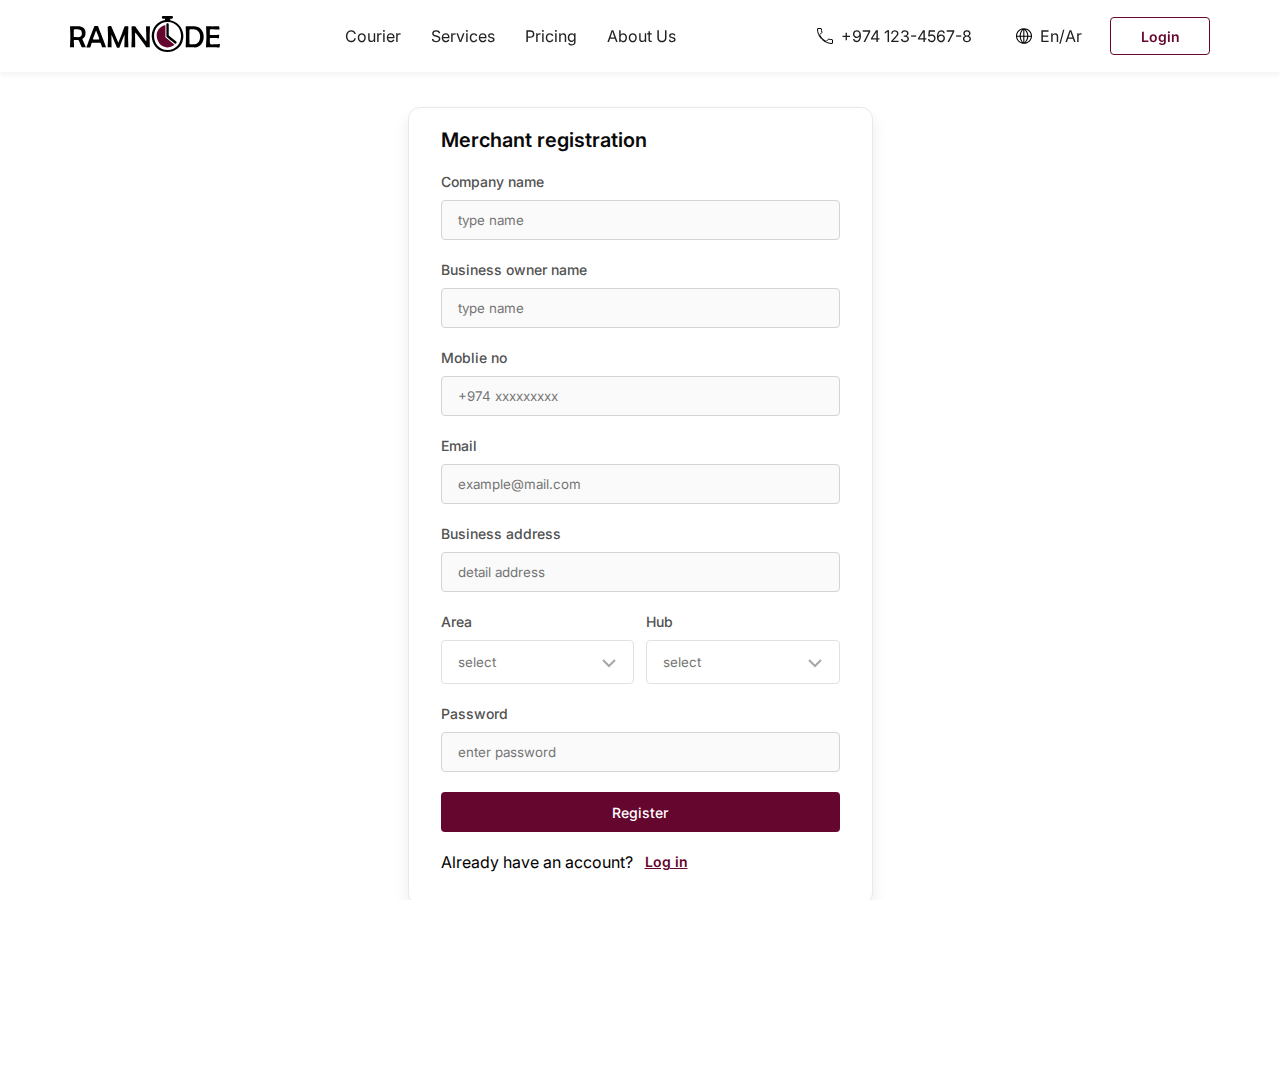
<file: registration.html>
<!DOCTYPE html>
<html lang="en">
<head>
    <meta charset="UTF-8">
    <meta name="viewport" content="width=device-width, initial-scale=1.0">
    <title>RAMNODE</title>
    <link rel="stylesheet" href="https://cdnjs.cloudflare.com/ajax/libs/font-awesome/6.4.2/css/all.min.css" integrity="sha512-z3gLpd7yknf1YoNbCzqRKc4qyor8gaKU1qmn+CShxbuBusANI9QpRohGBreCFkKxLhei6S9CQXFEbbKuqLg0DA==" crossorigin="anonymous" referrerpolicy="no-referrer" />
    <link rel="stylesheet" href="style.css">
</head>
<body>
    

    <!-- Navbar Start -->


    <div class="navbar">
        <div class="container navbar-wrapper">
            <div class="navbar-left">
                <a href="#">
                    <svg xmlns="http://www.w3.org/2000/svg" width="150" height="36" viewBox="0 0 150 36" fill="none">
                            <path d="M97.5642 34.0999C79.565 33.7618 79.5501 6.37377 97.5648 6.04334C115.57 6.37348 115.549 33.7674 97.5642 34.0999ZM113.179 17.6347C112.208 10.8634 106.922 5.25021 100.211 4.12533V2.69138H101.721C103.424 2.71812 103.438 -0.0243901 101.721 0.000176737H93.1205C91.4184 -0.025335 91.4235 2.71963 93.1207 2.69129C93.1205 2.69138 94.9936 2.69138 94.9936 2.69138V4.10577C86.4883 5.42681 80.4481 14.1416 81.973 22.7238C84.6142 40.5465 110.775 40.3768 113.179 22.5033H113.184C113.413 20.9115 113.424 19.2233 113.179 17.6347Z" fill="black"/>
                            <path d="M106.231 25.5146C107.435 26.4613 105.953 28.3797 104.778 27.4029C104.779 27.403 96.3877 20.6506 96.3877 20.6506V8.39844C96.3672 6.84506 98.7546 6.83476 98.7292 8.39854C98.7293 8.39844 98.7293 19.4861 98.7293 19.4861L106.231 25.5146Z" fill="black"/>
                            <path d="M95.3931 21.1796L104.529 28.7151C89.7676 39.6335 77.8476 13.9119 95.3931 9.06464V21.1796Z" fill="#64062D"/>
                            <path d="M11.8887 17.6377C11.8887 15.8243 11.3798 14.6119 10.3623 14.0005C9.60871 13.5496 8.25361 13.3242 6.29673 13.3242C4.71161 13.3242 3.90442 13.4546 3.87498 13.715C3.80652 14.2559 3.77229 15.7039 3.77229 18.0586V20.929C3.80172 20.9493 3.8652 20.9692 3.9631 20.9891C4.13925 21.0093 4.42778 21.0343 4.82907 21.0643C5.75851 21.1145 6.76141 21.1395 7.83784 21.1395C10.5384 21.1395 11.8887 19.9723 11.8887 17.6377ZM15.9102 31.2693C15.9102 31.3497 15.8317 31.3897 15.6753 31.3897C15.4893 31.3897 15.2057 31.3746 14.824 31.3445C14.4425 31.3145 14.1586 31.2996 13.9728 31.2996C13.7674 31.2996 13.4614 31.3145 13.0556 31.3445C12.6494 31.3746 12.3437 31.3897 12.1382 31.3897C11.913 31.3897 11.7418 31.2645 11.6245 31.0139C11.3112 30.3327 10.4211 28.2236 8.9533 24.6864C8.8065 24.3258 8.44923 24.1055 7.88195 24.0253C7.75452 24.0154 7.3094 24.0101 6.54632 24.0101C5.19594 24.0101 4.39364 24.0303 4.13925 24.0702C3.93376 24.1002 3.83106 24.3558 3.83106 24.8368C3.83106 25.5382 3.86271 26.5878 3.92638 27.9854C3.98995 29.3832 4.02188 30.4278 4.02188 31.1192C4.02188 31.3296 3.92398 31.4349 3.72827 31.4349C3.53238 31.4349 3.23656 31.4122 2.84035 31.3672C2.44404 31.322 2.14315 31.2996 1.93766 31.2996C1.7712 31.2996 1.51691 31.3145 1.17449 31.3445C0.831886 31.3746 0.577494 31.3897 0.411314 31.3897C0.166611 31.3897 0.0443518 31.2746 0.0443518 31.044C0.0443518 29.9317 0.0957472 28.2611 0.198537 26.0317C0.301235 23.8022 0.35263 22.1314 0.35263 21.0192C0.35263 17.8532 0.239967 14.4764 0.0150102 10.8895L0.000339465 10.6488C-0.00953353 10.4487 0.195953 10.3483 0.616801 10.3483C1.45813 10.3483 2.71781 10.3258 4.39613 10.2807C6.07408 10.2355 7.32896 10.2131 8.1607 10.2131C10.3329 10.2131 12.0745 10.7444 13.3857 11.8062C14.8337 12.9784 15.558 14.6419 15.558 16.796C15.558 18.2791 15.3621 19.4463 14.9709 20.2979C14.5599 21.1995 13.7967 22.0563 12.6812 22.8679C12.4952 22.9983 12.4023 23.1235 12.4023 23.2436C12.4023 23.3841 12.9869 24.7166 14.1563 27.2416C15.3254 29.7665 15.9102 31.1093 15.9102 31.2693Z" fill="black"/>
                            <path d="M29.2228 22.9133C29.2228 22.6226 28.7824 21.3201 27.9018 19.0055C27.0505 16.7614 26.4488 15.2884 26.0966 14.5869C24.0711 19.8773 23.0584 22.6478 23.0584 22.8982C23.0584 23.239 23.4302 23.4391 24.1739 23.4994C24.2128 23.5095 24.6923 23.5143 25.6122 23.5143H27.1239C28.5231 23.5143 29.2228 23.314 29.2228 22.9133ZM36.0623 31.2095C36.0623 31.3298 35.9448 31.3899 35.71 31.3899C35.524 31.3899 35.2525 31.3748 34.8954 31.3447C34.538 31.3148 34.2666 31.2997 34.0808 31.2997C33.8948 31.2997 33.616 31.3148 33.2442 31.3447C32.8723 31.3748 32.5934 31.3899 32.4077 31.3899C32.1335 31.3899 31.7839 30.631 31.3583 29.113C30.9326 27.595 30.4997 26.8262 30.0594 26.8058C29.6972 26.7859 28.7531 26.7758 27.2267 26.7758H24.9077C23.2932 26.7758 22.3735 26.7859 22.1484 26.8058C21.7962 26.8359 21.422 27.6076 21.0256 29.1203C20.6294 30.6334 20.3234 31.3899 20.1084 31.3899H16.806C16.6102 31.3899 16.5124 31.32 16.5124 31.1795C16.5124 31.0795 16.5809 30.854 16.718 30.5032L20.3139 20.4333C20.617 19.6219 21.5368 17.2824 23.0731 13.4147C23.3469 12.7735 23.7189 11.8064 24.1885 10.5138C24.306 10.1332 24.433 9.94282 24.5702 9.94282C24.7558 9.94282 25.03 9.96796 25.392 10.0179C25.7539 10.0681 26.028 10.0932 26.214 10.0932C26.39 10.0932 26.6565 10.0657 27.0139 10.0104C27.371 9.95539 27.6326 9.92761 27.799 9.92761C27.8871 9.92761 28.0094 10.1133 28.166 10.4838C28.4009 11.0451 29.5603 14.0661 31.6445 19.5468C34.5894 27.2519 36.0623 31.1396 36.0623 31.2095Z" fill="black"/>
                            <path d="M58.3564 31.0144C58.3564 31.2648 58.234 31.39 57.9895 31.39C57.8134 31.39 57.5466 31.3749 57.1896 31.345C56.8324 31.3149 56.5659 31.2999 56.3897 31.2999C56.2136 31.2999 55.9444 31.3149 55.5825 31.345C55.2204 31.3749 54.9513 31.39 54.7753 31.39C54.5307 31.39 54.4084 31.2248 54.4084 30.8941C54.4084 29.6218 54.4473 27.713 54.5258 25.1679C54.6039 22.6228 54.6432 20.714 54.6432 19.4417C54.6432 19.2514 54.6039 19.1561 54.5258 19.1561C54.4378 19.1561 54.3691 19.2113 54.3203 19.3214C53.8213 20.4136 52.6421 23.3293 50.7832 28.0685C50.4798 28.9804 50.0443 30.1178 49.4769 31.4802C49.4082 31.6104 49.056 31.6757 48.4201 31.6757C47.5004 31.6757 46.9914 31.5904 46.8938 31.4201C46.561 30.6086 46.0865 29.4714 45.4701 28.0085C44.6578 26.0245 43.4103 23.0689 41.7274 19.1409C41.6981 19.071 41.6343 19.0009 41.5366 18.9307C41.4582 18.9908 41.4192 19.101 41.4192 19.2613C41.4192 20.5538 41.4413 22.4926 41.4852 25.0776C41.5293 27.6628 41.5513 29.6016 41.5513 30.8941C41.5513 31.2248 41.4288 31.39 41.1844 31.39C41.0179 31.39 40.7636 31.3749 40.4212 31.345C40.0786 31.3149 39.8243 31.2999 39.658 31.2999C39.4819 31.2999 39.22 31.3149 38.8728 31.345C38.5253 31.3749 38.2637 31.39 38.0875 31.39C37.8429 31.39 37.7206 31.2949 37.7206 31.1045C37.7206 29.9923 37.772 28.3266 37.8747 26.107C37.9775 23.8879 38.0289 22.2221 38.0289 21.1098C38.0289 19.9578 37.9775 18.2268 37.8747 15.9171C37.772 13.6078 37.7206 11.8767 37.7206 10.7244C37.7206 10.5343 37.833 10.4238 38.0583 10.3939C39.3888 10.2134 40.3919 10.1234 41.067 10.1234C41.1648 10.1234 41.3018 10.3288 41.478 10.7395C43.8458 16.07 45.8811 20.8295 47.5836 25.0176C47.9846 25.9995 48.2242 26.4904 48.3027 26.4904C48.4005 26.4904 48.6109 26.0898 48.9338 25.288C50.2644 22.0417 52.1089 17.2225 54.4671 10.8296C54.6138 10.439 54.7753 10.2434 54.9513 10.2434C55.2839 10.2434 55.7855 10.2637 56.4558 10.3035C57.1259 10.3438 57.6275 10.3638 57.9602 10.3638C58.2046 10.3638 58.3271 10.4839 58.3271 10.7244C58.3271 11.8767 58.2904 13.6078 58.217 15.9171C58.1436 18.2268 58.1069 19.9578 58.1069 21.1098C58.1069 22.2122 58.1485 23.8654 58.2318 26.0696C58.3147 28.2739 58.3564 29.9223 58.3564 31.0144Z" fill="black"/>
                            <path d="M79.9312 10.6339C79.9312 11.7862 79.8921 13.5247 79.8139 15.8491C79.7353 18.1738 79.6964 19.9171 79.6964 21.0794C79.6964 22.1714 79.7061 23.8072 79.7257 25.9865C79.7452 28.1658 79.7552 29.8017 79.7552 30.8936C79.7552 31.2244 79.6326 31.3897 79.3882 31.3897C79.2415 31.3897 79.0212 31.3746 78.7278 31.3445C78.4343 31.3145 78.214 31.2995 78.0672 31.2995C77.9107 31.2995 77.671 31.3145 77.3481 31.3445C77.0252 31.3746 76.7854 31.3897 76.6289 31.3897C76.4528 31.3897 76.2423 31.2244 75.9979 30.8936C73.8843 27.9778 70.6797 23.6294 66.3844 17.8481C65.719 16.9666 65.3325 16.4755 65.225 16.3752C65.1271 16.3752 65.0782 16.5808 65.0782 16.9913C65.0782 18.5344 65.1025 20.8515 65.1516 23.9425C65.2004 27.0336 65.225 29.3508 65.225 30.8936C65.225 31.2244 65.1271 31.3897 64.9314 31.3897C64.7649 31.3897 64.5106 31.3746 64.1682 31.3445C63.8257 31.3145 63.5713 31.2995 63.405 31.2995C63.229 31.2995 62.967 31.3145 62.6198 31.3445C62.2723 31.3746 62.0107 31.3897 61.8346 31.3897C61.5899 31.3897 61.4677 31.2896 61.4677 31.0891C61.4677 29.987 61.5191 28.3263 61.6218 26.1067C61.7246 23.8875 61.7759 22.2217 61.7759 21.1095C61.7759 19.8972 61.7319 17.7128 61.6437 14.5567C61.6241 13.7351 61.5752 12.5028 61.497 10.8593L61.4824 10.6639C61.4725 10.5136 61.5899 10.4335 61.8346 10.4235C62.4706 10.4136 62.9695 10.3934 63.3316 10.3634C63.4686 10.3536 63.7279 10.3134 64.1095 10.2431C64.4324 10.183 64.6867 10.153 64.8728 10.153C64.9607 10.153 65.1124 10.2983 65.3277 10.5887C67.5781 13.755 71.0223 18.4643 75.6603 24.7166C75.8657 24.9772 76.0566 25.2026 76.2327 25.3928C76.3011 24.972 76.3354 24.0101 76.3354 22.5071C76.3354 21.2048 76.2888 19.251 76.196 16.6457C76.1029 14.0407 76.0566 12.0918 76.0566 10.7992C76.0566 10.4685 76.1542 10.3032 76.3501 10.3032C76.5262 10.3032 76.7926 10.3182 77.15 10.3483C77.5071 10.3783 77.7737 10.3934 77.9499 10.3934C78.1357 10.3934 78.4145 10.3783 78.7864 10.3483C79.1583 10.3182 79.4372 10.3032 79.623 10.3032C79.8285 10.3032 79.9312 10.4136 79.9312 10.6339Z" fill="black"/>
                            <path d="M130.128 20.7335C130.128 18.5694 129.526 16.806 128.322 15.4432C127.07 14.0305 125.397 13.324 123.303 13.324C121.571 13.324 120.871 13.3142 121.204 13.294C120.059 13.3541 119.487 13.5697 119.487 13.9404C119.487 14.7119 119.47 15.8666 119.435 17.4047C119.401 18.9427 119.384 20.0975 119.384 20.8689C119.384 21.6304 119.401 22.7726 119.435 24.2957C119.47 25.8188 119.487 26.9611 119.487 27.7224C119.487 28.1033 120.074 28.3234 121.248 28.3837C121.091 28.3738 121.806 28.3686 123.391 28.3686C124.516 28.3686 125.411 28.2485 126.077 28.008C126.899 27.7072 127.637 27.1511 128.293 26.3396C129.516 24.8167 130.128 22.948 130.128 20.7335ZM133.723 20.7335C133.723 23.5492 132.94 25.9841 131.375 28.0381C129.673 30.2725 127.491 31.3895 124.829 31.3895C124.32 31.3895 123.555 31.3696 122.532 31.3294C121.51 31.2896 120.744 31.2692 120.235 31.2692C119.775 31.2692 119.083 31.2896 118.159 31.3294C117.234 31.3696 116.542 31.3895 116.082 31.3895C115.837 31.3895 115.715 31.2643 115.715 31.0139C115.715 29.9218 115.756 28.2734 115.84 26.0691C115.923 23.8649 115.964 22.2117 115.964 21.1093C115.964 19.9472 115.925 18.1987 115.847 15.864C115.769 13.5296 115.73 11.7812 115.73 10.6186C115.73 10.4082 115.856 10.303 116.111 10.303C116.473 10.303 117.014 10.3082 117.733 10.3182C118.452 10.3282 118.993 10.3333 119.355 10.3333C119.687 10.3333 120.196 10.3282 120.881 10.3182C121.566 10.3082 122.085 10.303 122.437 10.303C125.832 10.303 128.361 10.9595 130.025 12.2721C131.219 13.2139 132.143 14.4814 132.799 16.0745C133.415 17.5575 133.723 19.1104 133.723 20.7335Z" fill="black"/>
                            <path d="M150 28.3684C150 28.5289 149.961 28.7592 149.883 29.0598C149.794 29.4408 149.741 29.6712 149.721 29.7512C149.692 30.1119 149.623 30.638 149.516 31.3293C149.467 31.5098 149.34 31.5998 149.134 31.5998C149.036 31.5998 148.85 31.5797 148.576 31.5397C147.373 31.3594 145.509 31.2691 142.984 31.2691C142.27 31.2691 141.194 31.2894 139.755 31.3293C138.317 31.3695 137.241 31.3894 136.526 31.3894C136.204 31.3894 136.042 31.2444 136.042 30.9536C136.042 29.8316 136.103 28.1456 136.226 25.8962C136.348 23.6468 136.409 21.9608 136.409 20.8386C136.409 19.6964 136.351 17.5675 136.233 14.4512C136.213 13.6497 136.16 12.4521 136.072 10.859L136.057 10.6486C136.047 10.4184 136.174 10.3029 136.438 10.3029C137.123 10.3029 138.151 10.3232 139.521 10.3632C140.89 10.4033 141.918 10.4233 142.603 10.4233C143.258 10.4233 144.239 10.4033 145.546 10.3632C146.852 10.3232 147.833 10.3029 148.488 10.3029C148.948 10.3029 149.197 10.4484 149.237 10.7389C149.442 12.0615 149.545 12.8831 149.545 13.2038C149.545 13.4343 149.437 13.5494 149.222 13.5494C148.39 13.5494 147.131 13.502 145.443 13.4067C143.755 13.3115 142.485 13.2639 141.634 13.2639C140.832 13.2639 140.325 13.3743 140.115 13.5944C139.905 13.8151 139.8 14.3609 139.8 15.2326V17.4722C139.8 18.0833 139.814 18.4393 139.844 18.5392C139.932 18.8499 140.186 19.0051 140.607 19.0051C140.724 19.0051 140.89 19.0002 141.106 18.9901H141.605C143.522 18.9901 145.245 18.9551 146.771 18.885C147.368 18.8649 148.072 18.8151 148.885 18.7346C149.09 18.7146 149.193 18.8049 149.193 19.0051C149.193 19.3259 149.156 19.8168 149.083 20.4779C149.009 21.1393 148.973 21.6351 148.973 21.9659C148.973 22.1463 148.826 22.2365 148.532 22.2365C148.415 22.2365 147.979 22.2015 147.226 22.1312C146.678 22.0711 145.445 22.0411 143.527 22.0411C141.913 22.0411 140.89 22.0613 140.46 22.1012C140.068 22.1312 139.844 22.3416 139.785 22.7324C139.794 22.6625 139.8 23.048 139.8 23.8896V26.1141C139.8 27.1563 139.956 27.8075 140.269 28.0679C140.514 28.2783 141.125 28.3836 142.104 28.3836L143.718 28.3684C144.403 28.3684 146.326 28.2484 149.486 28.0079L149.706 27.9928C149.902 27.9728 150 28.0979 150 28.3684Z" fill="black"/>
                    </svg>
                </a>
            </div>
            <div class="navbar-middle">
                    <a href="#">
                        <p class="navbar-text">Courier</p>
                    </a>
                    <a href="#">
                        <p class="navbar-text">Services</p>
                    </a>
                    <a href="#">
                        <p class="navbar-text">Pricing</p>
                    </a>
                    <a href="#">
                        <p class="navbar-text">About Us</p>
                    </a>
            </div>
            <div class="navbar-right">
                <div class="navbar-phoneLogo">
                    <a href="#">
                        <svg xmlns="http://www.w3.org/2000/svg" width="16" height="16" viewBox="0 0 16 16" fill="none">
                            <path d="M2.86422 6.57089L2.6075 6.82761L2.77215 7.1512C4.10052 9.76182 6.23952 11.8909 8.84756 13.2272L9.17163 13.3933L9.42911 13.1358L11.3847 11.1802C11.4901 11.0748 11.6457 11.0418 11.7756 11.0863L11.7756 11.0863L11.7809 11.0881C12.827 11.4337 13.9555 11.62 15.1111 11.62C15.3239 11.62 15.5 11.7961 15.5 12.0089V15.1111C15.5 15.3239 15.3239 15.5 15.1111 15.5C7.04059 15.5 0.5 8.95941 0.5 0.888889C0.5 0.676142 0.676142 0.5 0.888889 0.5H4C4.21275 0.5 4.38889 0.676142 4.38889 0.888889C4.38889 2.0521 4.5748 3.17027 4.91942 4.21492C4.96255 4.35541 4.93046 4.50466 4.81978 4.61534L2.86422 6.57089Z" stroke="black"/>
                        </svg>
                    </a>
                    <a href="#" class="navbar-phoneNumber">
                        +974 123-4567-8
                    </a>
                </div>
                <div class="navbar-worldEmoji">
                    <a href="#">
                        <svg xmlns="http://www.w3.org/2000/svg" width="16" height="16" viewBox="0 0 16 16" fill="none">
                            <path fill-rule="evenodd" clip-rule="evenodd" d="M7.99998 0.253265C6.41774 0.253265 4.87103 0.709977 3.55544 1.56558C2.23985 2.42119 1.21446 3.63729 0.608956 5.06011C0.00345702 6.48293 -0.154957 8.04853 0.153724 9.55899C0.462405 11.0694 1.22433 12.4569 2.34315 13.5459C3.46197 14.6349 4.88742 15.3765 6.43926 15.6769C7.99111 15.9774 9.59963 15.8232 11.0614 15.2338C12.5232 14.6445 13.7727 13.6465 14.6517 12.3659C15.5308 11.0854 16 9.57994 16 8.03989C15.9976 5.97547 15.1539 3.99626 13.6542 2.53649C12.1544 1.07672 10.121 0.255607 7.99998 0.253265V0.253265ZM14.9091 7.68595H12.3636C12.2545 5.36058 11.2396 2.98212 9.54179 1.4885C11.0061 1.81495 12.3215 2.59607 13.2897 3.71401C14.2579 4.83194 14.8263 6.22605 14.9091 7.68595ZM7.27271 1.66902V7.68595H4.72726C4.83126 5.46677 5.72981 2.9078 7.27271 1.66902ZM7.27271 8.74777V14.4108C5.83744 13.1791 4.93417 10.7298 4.72726 8.74777H7.27271ZM8.36362 14.4108V8.74777H11.2658C11.0276 10.7617 9.9607 13.1755 8.36362 14.4108ZM8.36362 7.68595V1.66902C10.0811 2.90426 11.1527 5.43845 11.2727 7.68595H8.36362ZM6.23707 1.5451C4.64289 3.01394 3.73599 5.33227 3.63671 7.68595H1.10909C1.18552 6.26571 1.72331 4.90577 2.64491 3.80215C3.56651 2.69852 4.82432 1.90817 6.23707 1.5451V1.5451ZM1.12982 8.74777H3.63199C3.83453 10.9139 4.63926 12.9667 6.18181 14.4108C4.83389 14.1057 3.61952 13.3938 2.7122 12.3768C1.80488 11.3597 1.25104 10.0896 1.12982 8.74777V8.74777ZM9.45708 14.6125C11.1161 13.0594 12.1474 10.9783 12.3636 8.74777H14.9091C14.7465 10.1582 14.1327 11.4832 13.1544 12.5356C12.1761 13.588 10.8827 14.3145 9.45708 14.6125V14.6125Z" fill="black"/>
                        </svg>
                    </a>
                    <a href="#" class="EN-AR">En/Ar</a>
                </div>
                <div class="navbar-btn">
                   <button>Login</button> 
                </div>
            </div>
        </div>
    </div>


    <!-- Navbar End -->


    <!-- Form Start  -->


    <div class="container registration-form">
        <h2 class="common-header-registrationForm">Merchant registration</h2>
        <div class="registration-form-Form">
            <h6>Company name</h6>
            <input type="text" placeholder="type name">
        </div>
        <div class="registration-form-Form">
            <h6>Business owner name</h6>
            <input type="text" placeholder="type name">
        </div>
        <div class="registration-form-Form">
            <h6>Moblie no</h6>
            <input type="text" placeholder="+974 xxxxxxxxx">
        </div>
        <div class="registration-form-Form">
            <h6>Email</h6>
            <input type="text" placeholder="example@mail.com">
        </div>
        <div class="registration-form-Form">
            <h6>Business address</h6>
            <input type="text" placeholder="detail address">
        </div>
        <div class="input-area-doubleThree-reg">
            <div class="input-area-three-partOne-reg">
                <p class="input-area-one-headText-reg">Area</p>
                <div class="input-area-three-partOne-div-reg">
                    <input type="text" placeholder="select" class="input-area-three-partOne-div-input-reg">
                    <svg xmlns="http://www.w3.org/2000/svg" width="14" height="9" viewBox="0 0 14 9" fill="none">
                        <path d="M1 1L7 7L13 1" stroke="#A7A7A7" stroke-width="2"/>
                    </svg>
                </div>
            </div>
            <div class="input-area-three-partTwo-reg">
                <p class="input-area-one-headText-reg">Hub</p>
                <div class="input-area-three-partOne-div-reg">
                    <input type="text" placeholder="select" class="input-area-three-partOne-div-input-reg">
                    <svg xmlns="http://www.w3.org/2000/svg" width="14" height="9" viewBox="0 0 14 9" fill="none">
                        <path d="M1 1L7 7L13 1" stroke="#A7A7A7" stroke-width="2"/>
                    </svg>
                </div>
            </div>
        </div>
        <!-- <div class="registration-form-doubleForm">
            <div class="registration-form-doubleFormOne">
                
            </div>
            <div class="registration-form-doubleFormOne">
                
            </div>
        </div> -->
        <div class="registration-form-password">
            <h6>Password</h6>
            <form action="/login" method="POST" id="login-form">
                <div class="password-container">
                    <input type="password" id="password" name="password" placeholder="enter password">
                    <i class="fa-regular fa-eye-slash" id="show-password"></i>
                </div>
            </form>
        </div>
        <div class="registration-form-button">
            <button>Register</button>
        </div>
        <div class="registration-form-bottomText">
            <p>Already have an account?</p>
            <a href="#">Log in</a>
        </div>
    </div>


    <!-- Form End  -->


    <script src="App.js"></script>
</body>
</html>
</file>
<file: style.css>
@import url('https://fonts.googleapis.com/css2?family=Inter:wght@100;200;300;400;500;600;700;800;900&display=swap');

* {
    margin: 0;
    padding: 0;
    box-sizing: border-box;
    font-family: 'Inter', sans-serif;
}
:root {
    --head-font: 'Arsenal';
    --p-font: Roboto, sans-serif;
}


#question-none{
    display:none;
    margin-top:20px;
}

/* utilities */

.container {
    max-width: 1300px;
    margin: 0 auto;
}
html,
body {
    overflow-x: hidden;
    scroll-behavior: smooth;
    width: 100%;
    height: 100%;
    position: relative;
    margin:0; 
    padding:0;
}

input::-webkit-outer-spin-button,
input::-webkit-inner-spin-button {
  -webkit-appearance: none;
  margin: 0;
}

input[type=number] {
  --moz-appearance: textfield;
}



li {
    list-style: none;
}

a {
    text-decoration: none;
}
.common-header{
    color: #000;
    text-align: center;
    font-size: 32px;
    font-style: normal;
    font-weight: 700;
    line-height: normal;
}
button{
    cursor:pointer;
    border:none;
    outline:none;
}
input{
    border:none;
    outline:none;
}



.home-input{
    margin-top:120px;
    width:780px;
}
.select-div{
    display: grid;
    grid-template-columns: repeat(2,48.8%);
    gap:20px;
    margin-bottom:16px;
}
.home-form{
    margin-top:35px;
}
.home-form select{
    width: 100%;
    height:52px;
    padding: 12px 20px;
    margin: 8px 0;
    display: inline-block;
    border: 1px solid #ccc;
    border-radius: 4px;
    box-sizing: border-box;
    background-color: #FFF;
}
.home-form input[type=text] {
    width: 100%;
    height:52px;
    padding: 12px 20px;
    margin: 10px 0 24px 0;
    display: inline-block;
    border-radius: 4px;
    border: 1px solid #E1E1E1;
    background-color: #FFF;
    box-sizing: border-box;
  }
  
  .home-form input[type=submit] {
    width: 100%;
    border-radius: 8px;
    background-color: #64062D;
    color: #FFF;
    text-align: center;
    font-size: 16px;
    font-weight: 600;
    line-height: 150.523%; /* 24.084px */
    padding: 14px 20px;
    margin: 8px 0;
    border: none;
    cursor: pointer;
  }
  
  .home-form input[type=submit]:hover {
    background-color: #3b021a;
  }
  #form-text{
    color: #000;
    font-size: 16px;
    font-weight: 400;
  }
  #country{
    outline: none;
    appearance: none;
    background-image: url("./images/Vector\ 6.svg");
    background-repeat: no-repeat;
    background-position: 97%;
    font-size:14px;
    font-weight: 400;
    color:#000;
    border-radius: 4px;
    border: 1px solid #E1E1E1;
    background-color: #FFF;
  }
  .styled-select option{
    font-size:16px;
    font-weight: 400;
    color:#000;
  }



/* Navbar start  */


.header-logo{
    width: 150px;
    height: 40.556px;
}


.navbar{
    width:100%;
    height:72px;
    background: #FFF;
    box-shadow: 0px 4px 4px 0px rgba(0, 0, 0, 0.04);
    position:sticky;
    z-index: 99;
    top:0;
    left:0;
}
.navbar-wrapper{
    width:100%;
    height:100%;
    display: flex;
    justify-content: space-between;
    align-items: center;
}
.navbar-left{
    display: flex;
    gap:50px; 
}
.navbar-left-text{
    display: flex;
    gap:36px;
    align-items: center;
    position:relative;
    top:3px;
}
.navbar-middle{
    display: flex;
    gap:30px;
}
.navbar-right{
    display: flex;
    align-items: center;
    justify-content: space-between;
    gap:12px;
}
.navbar-logo{
    width:150px;
    height:36px;
}
.navbar-text{
    color:#202020;
    font-size:1rem;
    font-weight: 400;
}
.navbar-btn button{
    width:100px;
    height:38px;
    border-radius: 4px;
    border: 1px solid #64062D;
    background: #FFF;
    color: #64062D;
    text-align: center;
    font-size: 14px;
    font-weight: 600;
}
.EN-AR{
    color: #202020;
    font-size: 1rem;
    font-weight: 400;
    text-transform: capitalize;
}
.navbar-phoneNumber {
    color: #202020;
    font-size: 1rem;
    font-weight: 400;
}
.navbar-phoneLogo{
    display: flex;
    justify-content: center;
    align-items: center;
    position:relative;
    gap:8px;
    padding: 10px 16px;
}
.navbar-arrowIcon{
    position:relative;
    top:-1.5px;
}
.navbar-worldEmoji{
    display: flex;
    padding: 8px 16px;
    justify-content: center;
    align-items: center;
    gap: 8px;
}
.navbar-worldEmoji a{
    display: flex;
    justify-content: center;
    align-items: center;
}
.navbar-phoneLogo a{
    display:flex;
    justify-content: center;
    align-items: center;
}

/* Navbar End  */

/* Hero Section Start  */

#heroLeft-middle-right{
    height:260px;
}

.hero-section{
    background-color: #FFF3F8;
    width:100%;
    height:auto;
}
.hero{
    padding: 50px 0;
    display: flex;
    justify-content: space-between;
}
.hero-secondPage{
    padding: 50px 0;
    display: flex;
    gap:160px!important;
}
.heroLeft{
    width:480px;
    display: flex;
    flex-direction: column;
    justify-content: flex-start;
    gap:32px;
    padding:6px 0;
}
.heroLeft h1{
    color: #000;
    font-size: 36px;
    font-weight: 600;
    text-align: center;
}
#hero-happiness{
    color: #64062D;
    font-size: 36px;
    font-weight: 800;
}
.heroLeft-middle{
    width:380px;
    background-color: #FFF;
    border-radius: 16px;
    display: flex;
    padding: 50px 20px;
    flex-direction: column;
    justify-content: center;
    align-items: center;
    gap: 12px;
}
.heroLeft-middle h1{
    color: #202020;
    text-align: center;
    font-size: 24px;
    font-weight: 700;
}
#heroLeft-middle-left h1{
    font-size:24px;
}
.middle-number{
    height:48px;
    width:100%;
    display: flex;
    margin-top:12px;
}
.middle-number-left{
    width:20%;
    display: flex;
    justify-content: center;
    align-items: center;
    display: flex;
    height: 100%;
    padding: 10px 16px;
    align-items: center;
    border-radius: 8px 0px 0px 8px;
    border: 1px solid #ABABAB;
    background: #FFF;
}
.middle-number-left p{
    color: #202020;
    font-size: 14px;
    font-weight: 400;
}
.middle-number-right{
    width:80%;
    display: flex;
    justify-content: center;
    align-items: center;
    display: flex;
    height: 100%;
    padding: 10px 16px;
    align-items: center;
    flex: 1 0 0;
    border-radius: 0px 8px 8px 0px;
    border-top: 1px solid #ABABAB;
    border-right: 1px solid #ABABAB;
    border-bottom: 1px solid #ABABAB;
    background: #FFF;
}
.middle-number-right input{
    width:100%;
}
.middle-number-right input::placeholder{
    color: #A7A7A7;
    font-size: 14px;
    font-weight: 400;
}
.middle-btn{
    width:100%;
    display: flex;
    height: 48px;
    padding: 10px 16px;
    justify-content: center;
    align-items: center;
    border-radius: 8px;
    background-color: #64062D;
}
.middle-btn button{
    background-color: #64062D;
    color: #FFF;
    text-align: center;
    font-size: 16px;
    font-weight: 500;
}
.heroLeftEnd{
    display: flex;
    padding: 20px 24px;
    flex-direction: column;
    align-items: flex-start;
    gap: 16px;
    border-radius: 12px;
    background-color: #FFF;
    box-shadow: 0px 8px 24px 0px rgba(0, 0, 0, 0.08);
}
.heroLeftEnd h1{
    color: #202020;
    text-align: center;
    font-size: 20px;
    font-weight: 600;
}
.heroLeftEnd-input{
    display:flex;
    width:100%;
}
.heroLeftEnd-input input{
    border-radius: 4px 0px 0px 4px;
    border: 1px solid #DDD;
    background-color: #FFF;
    height: 48px;
    padding: 10px 16px;
    align-items: center;
    width:77%;
    border-right:none;
}
.heroLeftEnd-input input::placeholder{
    color: #7B7B7B;
    font-size: 16px;
    font-weight: 400;
}
#myButton{
    width: 23%;
    height: 48px;
    padding: 10px 16px;
    text-align: center;
    border-radius: 0px 4px 4px 0px;
    background-color: #4A4A4A;
    color: #FFF;
    font-size: 16px;
    font-weight: 500;
}
#input-phoneNumber{
    color: #202020;
    font-size: 14px;
    font-weight: 400;
}




/* Hero Section End */


/* Service Card Start  */



.service-card{
    margin-top:140px;
    width:100%;
}
.service-card-body{
    display: grid;
    grid-template-columns: repeat(3,31.5%);
    justify-content: space-between;
    column-gap:20px;
    margin-top:40px;
    width:100%;
}

.card-heading-text{
    color: #000;
    font-size: 20px;
    font-weight: 500;
    margin-top:24px;
    margin-bottom:12px;
}
.card-mini-text{
    color: #202020;
    font-size: 14px;
    font-style: normal;
    font-weight: 300;
    line-height: 140%;
}
.service-cardNo-one{
    margin-bottom:64px;
}
.service-cardNo-one img{
    width:100%;
}

/* Service Card End */


/* Logistics Partner Start  */

.logistics-partner{
    margin-top:90px;
}
.logistics-partner-body{
    margin-top: 40px;
    display: grid;
    grid-template-columns: repeat(4,23.65%);
    gap:20px;
}
.logistics-partner-body-card-one{
    width:100%;
    height:280px;
    display: flex;
    justify-content: center;
    align-items: center;
    border-radius: 8px;
    border: 1px solid #E1E1E1;
    background-color: #FFF;
}




/* Logistics Partner End */


/* Map Section Start  */
.map{
    width:100%;
    height:557px;
    background: linear-gradient(90deg, #000 -0.56%, #4A0723 100%);
    margin-top:120px;
}
.map-section{
    display: grid;
    grid-template-columns: repeat(2,50%);
}
.map-left{
    width:100%;
    height:100%;
    display: flex;
    justify-content: center;
    align-items: center;
}
.map-left img{
    width:100%;
}
.map-right{
    padding:137px 5px;
    width:100%;
    height:100%;
    display: flex;
    flex-direction: column;
    gap:20px;
}
.map-right-h1{
    color: #FFF;
    font-size: 36px;
    font-style: normal;
    font-weight: 700;
    line-height: 150%;
    padding-right:18px;
}
.map-right-h6{
    color: #FFF;
    font-size: 20px;
    font-style: normal;
    font-weight: 400;
    line-height: 150.523%;
    padding-right:17px;
}
.map-right-btn{
    width: 280px;
    height: 64px;
    border-radius: 8px;
    background: #FFF;
    margin-top:30px;
}
.map-right-btn-button{
    width: 100%;
    height:100%;
    color: #000;
    text-align: center;
    font-size: 16px;
    font-style: normal;
    font-weight: 600;
    border-radius: 8px;
    outline:none;
    border:none;
}

/* Map Section End */

/* Input Section Start  */

.input-section{
    margin-top:120px;
    display: flex;
    flex-direction: column;
    justify-content: center;
    align-items: center;
}
.input-head-text{
    color: #4A4A4A;
    font-size: 16px;
    font-style: normal;
    text-align: center;
    font-weight: 400;
    line-height: 150.523%; /* 24.084px */
    margin-top:10px;
    margin-bottom:7px;
}
.input-head-third-text{
    display: flex;
    gap: 10px;
    justify-content: center;
}
.input-head-right-text{
    color: #64062D;
    font-size: 16px;
    font-style: normal;
    font-weight: 600;
    line-height: 150.523%; /* 24.084px */
}
.input-head-left-text{
    color: #4A4A4A;
    font-size: 16px;
    font-style: normal;
    font-weight: 400;
    line-height: 150.523%; /* 24.084px */
}
.main-input-section{
    margin-top:40px;
    width:780px;
    display: flex;
    flex-direction: column;
    gap:22px;
}
.input-area-one-headText{
    color: #000;
    font-size: 14px;
    font-style: normal;
    font-weight: 400;
    line-height: normal;
}
.input-area-one-headText-reg{
    color: #525252;
    font-size: 14px;
    font-style: normal;
    font-weight: 500;
    line-height: 20px; /* 142.857% */
}
.input-area-one, .input-area-two, .input-area-three{
    display: flex;
    flex-direction: column;
    gap:9px;
}
.input-area-three{
    display:flex;
    flex-direction: row;
    gap:20px;
    width:100%;
}
.input-area-one, .input-area-two, .input-area-three, .input-area-button-section {
    width:100%;
}
.input-area-one input, .input-area-two input {
    width:100%;
    height:52px;
    border-radius: 4px;
    border: 1px solid #E1E1E1;
    background: #FFF;
    outline: none;
    padding:0 10px;
}
.input-area-button-section{
    width:100%;
    height:56px;
    border-radius: 8px;
    background-color: #64062D;
    color: #FFF;
    text-align: center;
    font-size: 16px;
    font-style: normal;
    font-weight: 600;
    line-height: 150.523%; /* 24.084px */
    outline:none;
    border:none;
}
.input-area-doubleThree{
    display: flex;
    gap:20px;
}
.input-area-doubleThree-reg{
    display: flex;
    gap:12px;
}
.input-area-three-partOne, .input-area-three-partTwo{
    width:50%;
    display: flex;
    flex-direction: column;
    gap:9px;
    position:relative;
}
.input-area-three-partOne-reg, .input-area-three-partTwo-reg{
    width:50%;
    display: flex;
    flex-direction: column;
    gap:8px;
    position:relative;
}
.input-area-three-partOne-div{
    display: flex;
    position:relative;
    z-index:5;
}
.input-area-three-partOne-div-reg{
    display: flex;
    position:relative;
    z-index:5;
    align-items: center;
}
.input-area-three-partOne-div-input{
    width:100%;
    height:52px;
    padding:0 40px 0 10px;
    outline:none;
    border-radius: 4px;
    border: 1px solid #E1E1E1;
    background: #FFF;
    position:relative;
    z-index:5;
}
.input-area-three-partOne-div-input-reg{
    width:100%;
    height:40px;
    outline:none;
    padding:21px 16px;
    border-radius: 4px;
    border: 1px solid #E1E1E1;
    background: #FFF;
    position:relative;
    z-index:5;
}
.input-area-three-partOne-div svg{
    position:absolute;
    right:18px;
    top:44%;
    z-index:6;
}
.input-area-three-partOne-div-reg svg{
    position:absolute;
    right:18px;
    top:44%;
    z-index:6;
}



/* Input Section End */


/* client comments start  */

.client{
    margin-top:120px;
    height:auto;
    display: flex;
    flex-direction: column;
    gap:40px;
}

.commentBox{
    width: 380px;
    height: auto;
    border-radius: 8px;
    border: 1px solid #E1E1E1;
    background-color: #FFF;
    padding:22px 30px;
    display: flex;
    flex-direction: column;
    justify-content: flex-start;
    gap:21px;
}
.clientProfile{
    display: flex;
    justify-content: space-between;
    /* width:100%; */
    margin-top:10px;
}
.clientProfileName{
    display: flex;
    gap:12px;
    height:32px;
}
.clientProfileName p{
    color: #000;
    font-size: 14px;
    font-weight: 600;
    line-height: normal;
    display: flex;
    align-items: center;
}
.clientProfileName img{
    width:32px;
    height:32px;
}
.commentText {
    text-align: start;
    color: #4A4A4A;
    font-size: 14px;
    font-weight: 400;
    line-height: 150.523%; /* 21.073px */
}
.swiper {
    width: 100%;
}

.swiper-slide {
    text-align: center;
    font-size: 18px;
    background: #fff;
}



/* client comments end  */



/* question-section start  */




.question-section{
    margin-top:120px;
    width:626px;
}
.question-section-collapse{
    margin-top:35px;
    display: flex;
    flex-direction: column;
    gap:18px;
}
.collapsible {
    background-color: #FFF;
    color: black;
    cursor: pointer;
    padding:18px;
    width: 100%;
    border: none;
    text-align: left;
    outline: none;
    color: #000;
    font-size: 20px;
    font-style: normal;
    font-weight: 500;
    line-height: normal;
  }
  .active, .collapsible:hover {
    background-color: #FFF;
  }
  
  .collapsible:after {
    content: '\002B';
    color: white;
    float: left;
    font-size:18px;
    margin-left: 0px;
    margin-right:10px;
    width:24px;
    height:24px;
    border-radius: 50%;
    background-color: #64062D;
    display: flex;
    justify-content: center;
  }
  
  .active:after {
    content: "\2212";
  }
.collapse-span{
    display: inline-block;
    width:85%;
}
  
.content {
    width:92%;
    float: right;
    max-height: 0;
    overflow: hidden;
    transition: max-height .5s ease-in-out;
    background-color: #FFF;
    color: #4A4A4A;
    font-size: 16px;
    font-style: normal;
    font-weight: 400;
    line-height: 150.523%; /* 24.084px */
}
.question-section-button{
    width: 380px;
    height: 56px;
    border-radius: 8px;
    border: 1px solid #64062D;
    background: #FFF;
    margin: 0 auto;
    margin-top:32px;
}
.question-section-button button{
    width:100%;
    height:100%;
    border:none;
    outline:none;
    border-radius: 8px;
    background-color: #FFF;
    color: #64062D;
    text-align: center;
    font-size: 16px;
    font-style: normal;
    font-weight: 600;
    line-height: 150.523%; /* 24.084px */
}
.hr{
    opacity: .2;
    width:93%;
    margin:0 auto;
}



/* question-section end */



/* sign up now start  */
.signUpNow{
    padding: 40px 50px;
    border-radius: 12px;
    background-color: #64062D;
    display: flex;
    justify-content: space-between; 
    margin-top:120px;
}
.signUpNow-left-h1{
    color: #FFF;
    font-size: 32px;
    font-style: normal;
    font-weight: 700;
    line-height: normal;
}
.signUpNow-left-p{
    color: #FFF;
    font-size: 16px;
    font-style: normal;
    font-weight: 400;
    line-height: 150.523%; /* 24.084px */
}
.signUpNow-left{
    display: flex;
    flex-direction: column;
    gap:8px;
}
.signUpNow-right{
    width:280px;
    height:64px;
    border-radius: 8px;
    background: #FFF;
}
.signUpNow-right button{
    width:100%;
    height:100%;
    color: #000;
    text-align: center;
    font-size: 16px;
    font-style: normal;
    font-weight: 600;
    line-height: 150.523%; /* 24.084px */
    border-radius:8px;
    outline:none;
    border:none;
    background-color: #FFF;
}


/* sign up now end */



/* footer Start  */


.footer-section{
    width:100%;
    padding-top:50px;
    padding-bottom:44px;
    border-top: 1px solid #EAEAEA;
    border-bottom: 1px solid #EAEAEA;
    background-color: #FFF;
    margin-top:120px;
    display:flex;
    flex-direction: column;
    justify-content: space-between;
    gap:44px;
}
#footerNavbar-partOne{
    width: 150px;
    height: 36px;
}
.footer-nav-text{
    color: #202926;
    font-family: Inter;
    font-size: 16px;
    font-style: normal;
    font-weight: 400;
    white-space: nowrap;
    line-height: 24px; /* 150% */
}
.footerNavbar-partTwo{
    display: flex;
    gap:48px;
}

.footerNavbar-partThree{
    display: flex;
    gap:16px;
}
#footerNavbar-partOne{
    order:1;
}
#footerNavbar-partTwo{
    order:2;
}
#footerNavbar-partThree{
    order:3;
}

.footerNavbar{
    display: flex;
    justify-content: space-between;
    align-items: center;
}
.footerMailLeft-icon{
    display: flex;
    width: 60px;
    height: 60px;
    padding: 4.348px;
    flex-direction: column;
    justify-content: center;
    align-items: center;
    gap: 8.696px;
    border-radius: 8.696px;
    background: rgba(234, 0, 98, 0.15);
}
.footer-mailLocation{
    display: flex;
    justify-content: space-between;
    align-items: center;
}
.footerMailLocation-left-text-upper{
    color: #202926;
    font-size: 20px;
    font-style: normal;
    font-weight: 500;
    line-height: 24px; /* 120% */
}
.footerMailLocation-left-text-lower{
    color: #6F7673;
    font-size: 16px;
    font-style: normal;
    font-weight: 400;
    line-height: 14px; /* 87.5% */
}
.footer-mailLocation-left{
    display: flex;
    gap:16px;
}
.footerMailLeft-icon-right{
    display: flex;
    width: 60px;
    height: 60px;
    padding: 4.348px;
    flex-direction: column;
    justify-content: center;
    align-items: center;
    gap: 8.696px;
    border-radius: 8.696px;
    background: #BAFFD7;
}
.footerMailLocation-left-text{
    display: flex;
    flex-direction: column;
    gap:8px;
}
.allreserveBy{
    display: flex;
    justify-content: center;
    gap:8px;
    align-items: center;
    margin-top:16px;
    margin-bottom:30px;
}
.allreserveBy p{
    color: #6F7673;
    font-family: Inter;
    font-size: 14px;
    font-style: normal;
    font-weight: 400;
    line-height: 24px; /* 171.429% */
}
.footerNav-emo{
    width:30px;
    height:30px;
}
.footerNav-emo svg{
    width:100%;
    height:auto;
}


/* footer End */








/* Registration Page start  */


.registration-form{
    margin-top:35px;
    margin-bottom:160px;
    display: flex;
    flex-direction: column;
    width:465px;
    padding: 20px 32px 32px 32px;
    align-items: flex-start;
    gap: 20px;
    border-radius: 12px;
    border: 1px solid  #E9E9E9;
    background: #FFF;
    box-shadow: 0px 8px 16px 0px rgba(0, 0, 0, 0.08);
}
.common-header-registrationForm{
    color: #0A0909;
    font-size: 20px;
    font-style: normal;
    font-weight: 600;
    line-height: normal;
}
.registration-form-Form{
    display: flex;
    flex-direction: column;
    gap:8px;
    width:100%;
}
.registration-form-Form h6{
    color: #525252;
    font-size: 14px;
    font-style: normal;
    font-weight: 500;
    line-height: 20px; /* 142.857% */
}
.registration-form-Form input{
    width:100%;
    height: 40px;
    padding: 10px 16px;
    align-items: center;
    align-self: stretch;
    border-radius: 4px;
    border: 1px solid #D4D4D4;
    background: #FAFAFA;
}
.registration-form-button{
    width:100%;
    height: 40px;
    padding: 10px 16px;
    justify-content: center;
    align-items: center;
    gap: 8px;
    border-radius: 4px;
    background: #64062D;
}
.registration-form-button button{
    width:100%;
    background-color: #64062D;
    color:#FFF;
    text-align: center;
    font-size: 14px;
    font-style: normal;
    font-weight: 500;
    line-height: 20px; /* 142.857% */
}
.registration-form-password{
    display: flex;
    flex-direction: column;
    gap:8px;
    width:100%;
}
.registration-form-password h6{
    color: #525252;
    font-size: 14px;
    font-style: normal;
    font-weight: 500;
    line-height: 20px; /* 142.857% */
}
.registration-form-password input{
    width:100%;
    height: 40px;
    padding: 10px 16px;
    align-items: center;
    align-self: stretch;
    border-radius: 4px;
    border: 1px solid  #D4D4D4;
    background: #FAFAFA;
}
.registration-form-bottomText{
    display: flex;
    gap:12px;
}
.registration-form-buttonText p{
    color: #525252;
    text-align: right;
    font-size: 14px;
    font-style: normal;
    font-weight: 400;
    line-height: 20px; /* 142.857% */
}
.registration-form-bottomText a{
    color: #64062D;
    text-align: right;
    font-size: 14px;
    font-style: normal;
    font-weight: 600;
    line-height: 20px; /* 142.857% */
    text-decoration-line: underline;
}
#login-form input[type = "password"],
#login-form input[type = "text"]{
    width:100%;
    height:40px;
    padding: 10px 16px;
}
.password-container{
    width:100%;
    position:relative;
}
.fa-eye-slash{
    position:absolute;
    top:28%;
    right:4%;
    cursor: pointer;
    color:lightgray;
}







/* Registration Page end  */














@media only screen and (max-width:2200px) and (min-width:1201px) {
    .container {
        max-width: 1180px;
    }
    #heroLeft-middle-left{
        display: none;
    }
    #heroSectionBodyRight-track-one{
        display: none;
    }
    .hero-secondPage-right{
        margin-left:160px;
    }
    .footerNavDisplayNone{
        display: none;
    }
}

@media only screen and (max-width:1400px) and (min-width:1201px) {
    .container {
        max-width: 1140px;
    }

}

@media only screen and (max-width:1200px) and (min-width:993px) {
    .container {
        max-width: 960px;
        margin: 0 auto;
    }
    .home-input{
        margin-top:120px;
        width:780px;
    }
    .footerNavDisplayNone{
        display: none;
    }
    #heroLeft-middle-left{
        display: none;
    }
    .client-comments{
        margin-top:80px;  
        margin-bottom:100px;
    }
    .question-section{
       margin-bottom:40px;
    }
    .input-section{
        margin-top:40px;
    }
    .navbar-middle{
        display: flex;
        gap:20px;
    }
    .navbar-right{
        gap:0px;
    }
    .heroLeftEnd-input input{
        border-radius: 4px 0px 0px 4px;
        border: 1px solid #DDD;
        background-color: #FFF;
        height: 48px;
        padding: 10px 16px;
        align-items: center;
        width:77%;
        border-right:none;
    }
    .service-card{
        margin-top:140px;
    }
    .registration-form{
        margin-top:35px;
        margin-bottom:160px;
    }
    #heroSectionBodyRight-track-one{
        display: none;
    }
    .client{
        margin-top:120px;
        margin-bottom:80px;
    }
    .signUpNow{
        margin-top:80px;
        margin-bottom:120px;
    }
}
@media only screen and (max-width:992px) and (min-width:100px){
    .hero{
        padding: 50px 0;
        display: flex;
        justify-content: center;
    }
    .hero-secondPage{
        padding: 50px 0;
        display: flex;
        justify-content: center;
    }
    .heroLeftEnd-input input{
        border-radius: 4px 0px 0px 4px;
        border: 1px solid #DDD!important;
        background-color: #FFF;
        height: 48px;
        padding: 10px 16px;
        align-items: center;
        width:77%;
        border-right:none;
    }
    #heroLeft-middle-right{
        display: none;
    }
    .hero-section{
        background-color: #FFF;
    }
    #heroLeft-middle-left{
        border-radius: 12px;
        background-color: #FFF3F8;
    }
    .hero{
        padding: 20px 0;
    }
    .hero-secondPage{
        padding:20px;
    }
    .heroLeft{
        gap:20px;
    }
    .navbar-left-text , .navbar-phoneLogo, .navbar-middle, .navbar-worldEmoji, .EN-AR-div{
        display:none;
    }
    .footer-section{
        padding-top:20px;
        padding-bottom:36px;
        margin-top:56px;
        display:flex;
        flex-direction: column;
        justify-content: space-between;
        gap:44px;
    }
    .footerNavbar{
        display:grid;
        grid-template-columns: repeat(2,50%);
    }
    #footerNavbar-partOne svg{
        width:100%;
    }
    #footerNavbar-partTwo{
        order:3;
        width:100%;
        display:grid;
        grid-template-columns: repeat(2,50%);
        grid-row-gap:12px;
        grid-column-gap:50%;
        margin-top:24px;
    }
    #footerNavbar-partThree{
        order:2;
        display:flex;
        justify-content: end;
        align-items: center;
    }
    .footerNav-emo{
        width:30px;
        height:30px;
    }
    .footerMailLocation-left-text{
        justify-content: center;
        align-items: center;
    }
    .footerMailLocation-left-text-upper{
        font-size: 14px;
    }
    .footerMailLocation-left-text-upper{
        display: none;
    }
    .footerMailLeft-icon{
        width: 60px;
        height: 60px;
    }
    .signUpNow{
        margin-top:40px!important;
        margin-bottom:40px!important;
    }
    .map-right-btn{
        width: 100%;
        height: 44px;
        border-radius: 8px;
        background: #FFF;
        margin-top:0px;
    }
}

@media only screen and (max-width:992px) and (min-width:769px) {
    .container {
        max-width: 720px;
        margin: 0 auto;
    }
    .home-input{
        margin-top:80px;
        width:780px;
    }
    .client{
        margin-top:80px;
    }
    .content {
        width:95%;
    }
    .heroLeft-middle{
        width:500px;
    }
    .heroLeft{
        width:500px;
    }
    .service-card{
        margin-top:100px;
    }
    .service-card-body{
        display: grid;
        grid-template-columns: repeat(2,45%);
        justify-content: center;
        column-gap:20px;
        margin-top:40px;
    }
    .logistics-partner-body{
        margin-top: 40px;
        display: grid;
        grid-template-columns: repeat(2,45%);
        justify-content: center;
        gap:20px;
    }
    .map{
        width:100%;
        height:auto;
        background: linear-gradient(90deg, #000 -0.56%, #4A0723 100%);
        margin-top:120px;
    }
    .map-section{
        display: grid;
        justify-content: center;
        align-items: center;
    }
    .map-right-h1{
        font-size: 24px;
    }
    .map-right-h6{
        font-size: 16px;
    }
    .map-right-btn{
        width: 100%;
        height: 44px;
    }
    .map-right-btn-button{
        font-size: 14px;
    }
    .map-right{
        padding-top:0px;
        padding-right:41px;
        padding-bottom:28px;
        width:100%;
        height:100%;
        display: flex;
        flex-direction: column;
        justify-content: center;
        gap:20px;
        margin-left:10px;
    }
    .input-section{
        margin-top:40px;
    }
    .main-input-section{
        margin-top:46px;
        width:80%;
        gap:20px;
    }
    .common-header{
        font-size:24px;
    }
    .input-head-text{
        font-size: 14px;
        margin-top:10px;
        margin-bottom:0px;
    }
    .input-area-one input, .input-area-two input {
        width:100%;
        height:40px;
    }
    .input-area-doubleThree{
        display: grid;
        gap:20px;
    }
    .input-area-doubleThree-reg{
        display: grid;
        width:100%;
        gap:12px;
    }
    .input-area-three-partOne{
        width:100%;
        gap:9px;
        position:relative;
    }
    .input-area-three-partOne-reg{
        width:100%;
        gap:8px;
        position:relative;
    }
    .input-area-three-partTwo-reg{
        width:100%;
        gap:9px;
        position:relative;
    }
    .input-area-three-partTwo{
        width:100%;
        gap:9px;
        position:relative;
    }
    .input-area-button-section{
        width:100%;
        height:44px;
        font-size: 14px;
    }
    .question-section{
        margin-top:84px;
        width:100%;
    }
    .question-section-collapse{
        margin-top:35px;
        display: flex;
        flex-direction: column;
        gap:18px;
    }
    .collapsible {
        padding: 18px;
        font-size: 1rem;
    }
    .question-section-button{
        width: 100%;
        height: 44px;
        margin: 0 auto;
        margin-top:16px;
    }
    .question-section-button button{
        width:100%;
        height:100%;
        font-size: 14px;
    }
    .collapsible {
        padding:0px;
        width: 100%;
        font-size: 1rem;
    }
    .hr{
        width:100%;
    }
    .registration-form{
        margin-top:35px;
        margin-bottom:160px;
    }

}

@media only screen and (max-width:768px) and (min-width:575px) {
    .container {
        max-width: 540px;
        margin: 0 auto;
    }
    .home-input{
        margin-top:80px;
        width:780px;
    }
    .client{
        margin-top:80px;
    }
    .content {
        width:93.8%;
    }
    .heroLeft-middle{
        width:400px;
    }
    .heroLeft{
        width:400px;
    }
    #heroLeft-middle-right{
        display: none;
    }
    .navbar-left-text , .navbar-phoneLogo, .navbar-middle, .navbar-worldEmoji, .EN-AR-div{
        display:none;
    }
    .service-card{
        margin-top:40px;
    }
    .service-card-body{
        grid-template-columns: 100%;
        margin-top:28px;
    }
    .service-cardNo-one{
        margin-bottom:44px;
    }
    .service-card-body{
        display: grid;
        grid-template-columns: repeat(2,45%);
        justify-content: center;
        column-gap:20px;
        margin-top:40px;
    }
    .logistics-partner{
        margin-top:40px;
    }
    .logistics-partner-body{
        margin-top: 40px;
        display: grid;
        grid-template-columns: repeat(2,45%);
        justify-content: center;
        gap:20px;
    }
    .logistics-partner-body-card-one{
        padding-top:56px;
        padding-bottom:55px;
    }
    .map{
        width:100%;
        height:auto;
        margin-top:40px;
    }
    .map-section{
        display: grid;
        grid-template-columns: 100%;
    }
    .map-right-h1{
        font-size: 24px;
    }
    .map-right-h6{
        font-size: 16px;
    }
    .map-right-btn{
        width: 100%;
        height: 44px;
    }
    .map-right-btn-button{
        font-size: 14px;
    }
    .map-right{
        padding-top:0px;
        padding-right:41px;
        padding-bottom:28px;
        width:100%;
        height:100%;
        gap:20px;
        margin-left:10px;
    }
    .input-section{
        margin-top:40px;
    }
    .input-head-third-text{
        display:none;
    }
    .main-input-section{
        margin-top:46px;
        width:100%;
        gap:20px;
    }
    .common-header{
        font-size:24px;
    }
    .input-head-text{
        font-size: 14px;
        margin-top:10px;
        margin-bottom:0px;
    }
    .input-area-one input, .input-area-two input {
        width:100%;
        height:40px;
    }
    .input-area-doubleThree{
        display: grid;
        gap:20px;
    }
    .input-area-doubleThree-reg{
        display: grid;
        width:100%;
        gap:12px;
    }
    .input-area-three-partOne{
        width:100%;
        gap:9px;
        position:relative;
    }
    .input-area-three-partOne-reg{
        width:100%;
        gap:8px;
        position:relative;
    }
    .input-area-three-partTwo-reg{
        width:100%;
        gap:9px;
        position:relative;
    }
    .input-area-three-partTwo{
        width:100%;
        gap:9px;
        position:relative;
    }
    .input-area-button-section{
        width:100%;
        height:44px;
        font-size: 14px;
    }
    .question-section{
        margin-top:84px;
        width:100%;
    }
    .question-section-collapse{
        margin-top:35px;
        display: flex;
        flex-direction: column;
        gap:18px;
    }
    .collapsible {
        padding: 18px;
        font-size: 1rem;
    }
    .question-section-button{
        width: 100%;
        height: 44px;
        margin: 0 auto;
        margin-top:16px;
    }
    .question-section-button button{
        width:100%;
        height:100%;
        font-size: 14px;
    }
    .collapsible {
        padding:0px;
        width: 100%;
        font-size: 1rem;
    }
    .hr{
        width:100%;
    }
    .signUpNow{
        padding: 24px 20px;
        display: flex;
        flex-direction: column;
        margin-top:40px;
        width:94%;
    }
    .signUpNow-left-h1{
        font-size: 20px;
        text-align: center;
    }
    .signUpNow-left-p{
        font-size: 14px;
        text-align: center;
    }
    .signUpNow-right button{
        font-size: 14px;
    }
    .signUpNow-left{
        display: flex;
        flex-direction: column;
        gap:8px;
        width:75%;
        margin:auto;
    }
    .signUpNow-right{
        width:100%;
        height:44px;
        border-radius: 8px;
        background: #FFF;
        margin-top:10px;
    }
    .footer-mailLocation{
        display:grid;
        grid-template-columns: 100%;
        gap:16px;
    }
    .registration-form{
        margin-top:35px;
        margin-bottom:160px;
        display: flex;
        flex-direction: column;
        width:94%;
        padding: 20px 32px 32px 32px;
        gap: 20px;
        border-radius: 12px;
    }
}

@media only screen and (max-width:576px) and (min-width:360px) {
    .container {
        padding-left: 1rem;
        padding-right: 1rem;
    }
    .content{
        width:100%;
        font-size:14px;
        padding-left:35px;
    }
    
    .header-logo{
        width: 106px;
        height: 25px;
        display: flex;
        justify-content: center;
        align-items: center;
    }
    .navbar{
        height:52px;
    }
    .header-logo svg{
        width:100%;
    }
    .navbar-btn button{
        width:72px;
        height:32px;
        border-radius: 4px;
        border: 1px solid #64062D;
        background: #FFF;
        color: #64062D;
        text-align: center;
        font-size: 14px;
        font-weight: 600;
        line-height: 18px; /* 128.571% */
    }
    .heroLeftEnd-input input{
        border-radius: 4px 0px 0px 4px;
        border: 1px solid #DDD;
        background-color: #FFF;
        height: 40px;
        width:86%;
    }
    .heroLeftEnd{
        padding: 12px;
    }
    .heroLeftEnd h1{
        color: #202020;
        text-align: center;
        font-size: 20px;
        font-weight: 600;
    }
    .heroLeftEnd-input input::placeholder{
        color: #7B7B7B;
        font-size: 14px;
        font-weight: 400;
    }
    #myButton{
        width:85px;
        height: 40px;
        color: #FFF;
        font-size: 14px;
        font-weight: 500;
    }
    .heroLeftEnd h1{
        color: #202020;
        text-align: center;
        font-size: 16px!important;
        font-weight: 700;
        margin: 0 auto;
    }
    .middle-number{
        height:40px;
        margin-top:4px;
    }
    .heroLeft-middle{
        width:100%;
        padding: 20px 20px;
        gap: 12px;
    }
    .heroLeft-middle h1{
        font-size: 16px;
    }
    #heroLeft-middle-left h1{
        font-size:16px;
    }
    .heroLeft h1{
        font-size: 24px;
        text-align: center;
    }
    .heroLeft{
        width:100%;
    }
    #hero-happiness{
        color: #64062D;
        font-size: 24px;
        font-weight: 800;
        display: block;
    }
    .middle-btn button{
        font-size: 14px;
    }
    .middle-btn{
        height:40px;
    }
    .service-card{
        margin-top:40px;
    }
    .service-card-body{
        grid-template-columns: 100%;
        margin-top:28px;
    }
    .service-cardNo-one{
        margin-bottom:40px;
    }
    .service-cardNo-one img{
        width:100%;
    }
    .card-heading-text{
        color: #000;
        font-size: 20px;
        font-weight: 500;
        margin-top:16px;
        margin-bottom:12px;
    }
    .logistics-partner{
        margin-top:40px;
    }
    .logistics-partner-body{
        margin-top: 28px;
        grid-template-columns: 100%;
        gap:44px;
    }
    .logistics-partner-body-card-one{
        padding-top:56px;
        padding-bottom:55px;
    }
    .map{
        width:100%;
        height:auto;
        margin-top:40px;
    }
    .map-section{
        display: grid;
        grid-template-columns: 100%;
    }
    #map-section{
        padding-left:0;
        padding-right:0;
    }
    .map-right-h1{
        font-size: 24px;
    }
    .map-right-h6{
        font-size: 16px;
    }
    .map-right-btn{
        width: 100%;
        height: 44px;
    }
    .map-right{
        padding-top:0px;
        padding-right:23px;
        padding-bottom:28px;
        padding-left:25px;
        width:100%;
        height:100%;
        gap:20px;    
    }
    .map-right-btn-button{
        font-size: 14px;
        font-weight: 500;
        color:#64062D;
    }
    .input-section{
        margin-top:40px;
    }
    .input-head-third-text{
        display:none;
    }
    .main-input-section{
        margin-top:46px;
        width:100%;
        gap:20px;
    }
    .common-header{
        font-size:24px;
    }
    .input-head-text{
        font-size: 14px;
        margin-top:10px;
        margin-bottom:0px;
    }
    .input-area-one input, .input-area-two input {
        width:100%;
        height:40px;
    }
    .input-area-doubleThree{
        display: grid;
        gap:20px;
    }
    .input-area-doubleThree-reg{
        display: grid;
        width:100%;
        gap:12px;
    }
    .input-area-three-partOne{
        width:100%;
        gap:9px;
        position:relative;
    }
    .input-area-three-partOne-reg{
        width:100%;
        gap:8px;
        position:relative;
    }
    .input-area-three-partTwo-reg{
        width:100%;
        gap:9px;
        position:relative;
    }
    .input-area-three-partTwo{
        width:100%;
        gap:9px;
        position:relative;
    }
    .input-area-button-section{
        width:100%;
        height:44px;
        font-size: 14px;
    }
    .input-area-three-partOne-div-input{
        height:40px;
    }
    .commentBox{
        width: 294px;
        padding:24px 0px 15px 20px;
        gap:12px;
    }
    .clientProfile{
        margin-top:0px;
    }
    .clientProfile-icon{
        position:relative;
        top:-14px;
        right:20px;
    }
    .client{
        margin-top:80px;
        gap:32px;
    }
    .commentText{
        padding-right:5px;
    }

    .question-section{
        margin-top:84px;
        width:100%;
    }
    .question-section-collapse{
        margin-top:35px;
        display: flex;
        flex-direction: column;
        gap:18px;
    }
    .collapsible {
        padding: 18px;
        font-size: 1rem;
    }
    .question-section-button{
        width: 100%;
        height: 44px;
        margin: 0 auto;
        margin-top:16px;
    }
    .question-section-button button{
        width:100%;
        height:100%;
        font-size: 14px;
    }
    .collapsible {
        padding:0px;
        width: 100%;
        font-size: 1rem;
    }
    .hr{
        width:100%;
    }
    .signUpNow{
        padding: 24px 20px;
        display: flex;
        flex-direction: column;
        margin-top:40px;
        width:94%;
    }
    .signUpNow-left-h1{
        font-size: 20px;
        text-align: center;
    }
    .signUpNow-left-p{
        font-size: 14px;
        text-align: center;
    }
    .signUpNow-right button{
        color:#64062D;
        font-size: 14px;
        font-weight: 500;
        line-height: normal;
    }
    .signUpNow-left{
        display: flex;
        flex-direction: column;
        gap:8px;
        width:75%;
        margin:auto;
    }
    .signUpNow-right{
        width:100%;
        height:44px;
        border-radius: 8px;
        background: #FFF;
        margin-top:10px;
    }
    .footer-section{
        padding-top:20px;
        padding-bottom:36px;
        margin-top:56px;
        display:flex;
        flex-direction: column;
        justify-content: space-between;
        gap:44px;
    }
    .footerNavbar{
        display:grid;
        grid-template-columns: repeat(2,50%);
    }
    #footerNavbar-partOne{
        order:1;
        width:106px;
        height:15px;
        display: flex;
        align-items: center;
    }
    #footerNavbar-partOne svg{
        width:100%;
    }
    #footerNavbar-partTwo{
        order:3;
        width:100%;
        display:grid;
        grid-template-columns: repeat(2,50%);
        grid-row-gap:12px;
        grid-column-gap:72px;
        margin-top:24px;
    }
    #footerNavbar-partThree{
        order:2;
        display:flex;
        justify-content: end;
        align-items: center;
    }
    .footer-mailLocation{
        display:grid;
        grid-template-columns: 100%;
        gap:16px;
    }
    .footerNav-emo{
        width:25px;
        height:25px;
    }
    .footer-nav-text{
        font-size: 14px;
    }
    .footerMailLocation-left-text{
        justify-content: center;
        align-items: center;
    }
    .footerMailLocation-left-text-upper{
        font-size: 14px;
    }
    .footerMailLocation-left-text-lower{
        font-size: 14px;
    }
    .footerMailLocation-left-text-upper{
        display: none;
    }
    .footerMailLeft-icon{
        width: 40px;
        height: 40px;
    }
    .footerMailLeft-icon svg{
        width:22px;
        height:15.34px;
    }
    #footerMailLeft-icon-right svg{
        width:22px;
        width:22px;
    }
    .registration-form{
        margin-top:35px;
        margin-bottom:160px;
        display: flex;
        flex-direction: column;
        width:94%;
        margin-left:1rem;
        margin-right:1rem;
        padding: 20px 32px 32px 32px;
        align-items: flex-start;
        gap: 20px;
        border-radius: 12px;
        border: 1px solid  #E9E9E9;
        background: #FFF;
        box-shadow: 0px 8px 16px 0px rgba(0, 0, 0, 0.08);
    }


    .home-input{
        margin-top:44px;
        width:100%;
    }
    .select-div{
        display: grid;
        grid-template-columns: 98%;
        gap:14px;
        margin-bottom:5px;
    }
    .home-form{
        margin-top:40px;
    }
    .home-form select{
        width: 100%;
        height:40px;
        padding: 12px 20px;
        margin: 8px 0;
        display: inline-block;
        border: 1px solid #ccc;
        border-radius: 4px;
        box-sizing: border-box;
    }
    .home-form input[type=text] {
        width: 100%;
        height:40px;
        padding: 12px 20px;
        margin: 8px 0 20px 0;
        display: inline-block;
        border-radius: 4px;
        border: 1px solid #E1E1E1;
        background-color: #FFF;
        box-sizing: border-box;
      }
      
      .home-form input[type=submit] {
        font-size: 14px;
      }
      #form-text{
        font-size: 14px;
      }
      .styled-select option{
        font-size:14px;
      }
    

      
}
</file>
